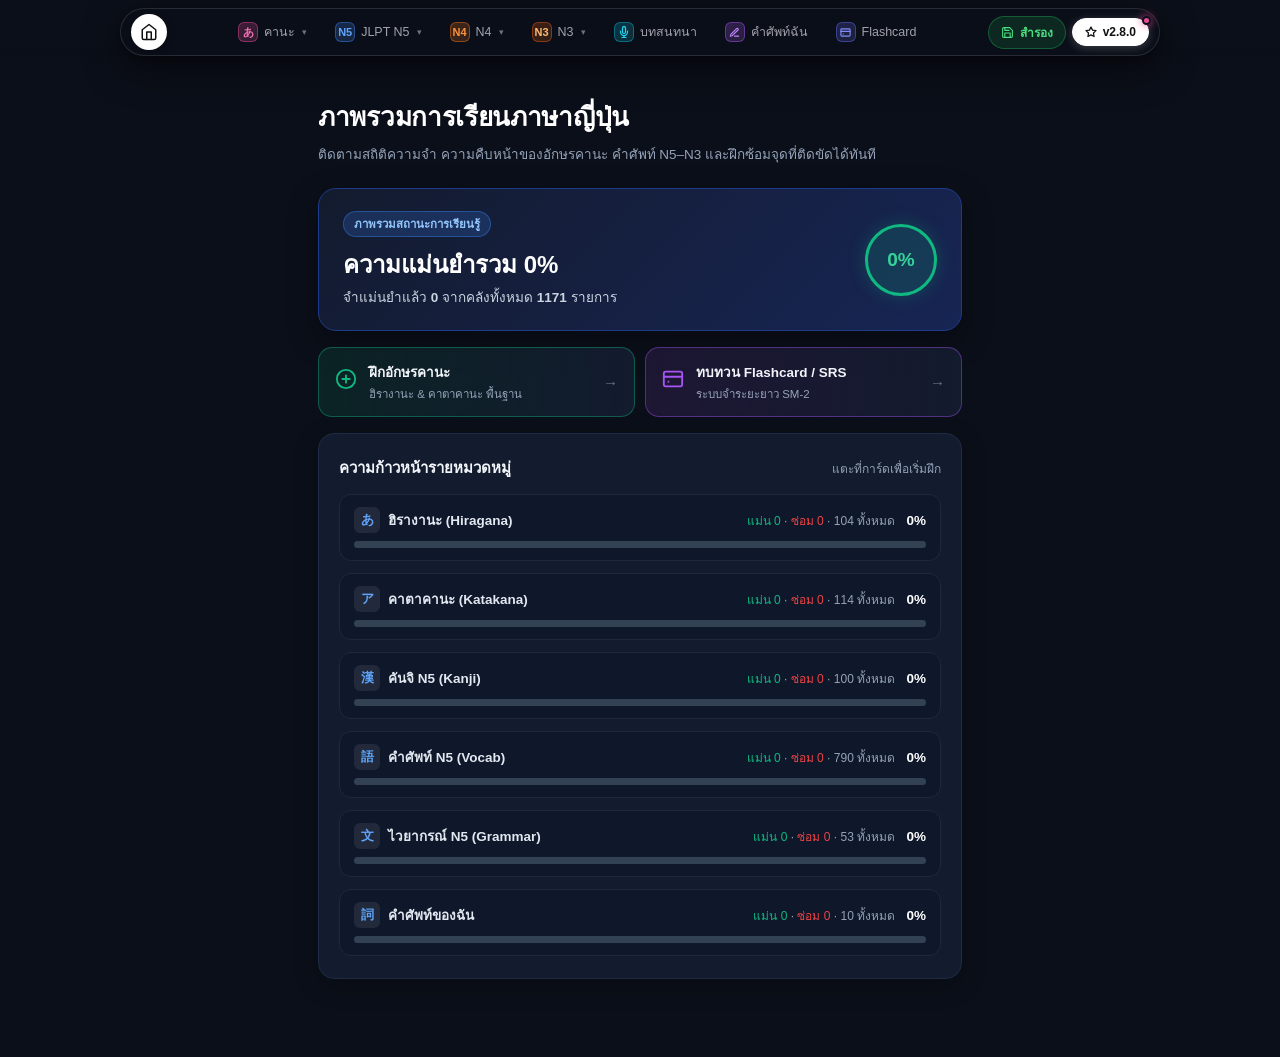
<file: index.html>
<!doctype html>
<html lang="th">
  <head>
    <meta charset="UTF-8" />
    <meta
      name="viewport"
      content="width=device-width, initial-scale=1, maximum-scale=1, user-scalable=no"
    />
    <title>JLPT ควิซ & Flashcard</title>
    <link rel="manifest" href="manifest.json" />
    <meta name="theme-color" content="#0b0f19" />
    <meta name="mobile-web-app-capable" content="yes" />
    <meta name="apple-mobile-web-app-capable" content="yes" />
    <meta
      name="apple-mobile-web-app-status-bar-style"
      content="black-translucent"
    />
    <meta name="apple-mobile-web-app-title" content="JLPT Quiz" />
    <link rel="apple-touch-icon" href="apple-touch-icon.png" />
    <link rel="icon" type="image/png" href="icon-192.png" />
    <link rel="stylesheet" href="css/shared.css?v=26" />
    <link rel="stylesheet" href="css/quiz.css?v=26" />
  </head>
  <body>
    <!-- TOP FLOATING PILL NAVBAR -->
    <div class="floating-nav-wrapper">
      <nav class="nav-capsule" aria-label="แถบเมนูหลัก">
        <button
          class="nav-brand-badge"
          id="nav-brand-home"
          title="หน้าภาพรวมหลัก (Overview)"
          onclick="
            event.preventDefault();
            selectNavLevel('overview', event);
          "
        >
          <svg width="18" height="18" viewBox="0 0 24 24" fill="none" stroke="currentColor" stroke-width="2" stroke-linecap="round" stroke-linejoin="round"><path d="M3 9l9-7 9 7v11a2 2 0 0 1-2 2H5a2 2 0 0 1-2-2z"/><polyline points="9 22 9 12 15 12 15 22"/></svg>
        </button>

        <div class="nav-menu-group">
          <!-- 1. คานะ Dropdown -->
          <div class="nav-dropdown-wrap" id="wrap-kana">
            <button
              type="button"
              class="nav-pill-btn"
              id="group-kana"
              onclick="toggleNavDropdown('wrap-kana', event)"
              aria-haspopup="true"
            >
              <span class="nav-pill-badge badge-kana">あ</span>
              <span>คานะ</span>
              <span class="nav-chevron">▾</span>
            </button>
            <div class="nav-dropdown-panel" role="menu">
              <button
                type="button"
                class="nav-drop-item"
                id="tab-hiragana"
                onclick="selectNavLevel('hiragana', event)"
                role="menuitem"
              >
                <span class="nav-pill-badge badge-kana">あ</span>
                <span>ฮิรางานะ</span>
              </button>
              <button
                type="button"
                class="nav-drop-item"
                id="tab-katakana"
                onclick="selectNavLevel('katakana', event)"
                role="menuitem"
              >
                <span class="nav-pill-badge badge-kana">ア</span>
                <span>คาตาคานะ</span>
              </button>
            </div>
          </div>

          <!-- 2. N5 Dropdown -->
          <div class="nav-dropdown-wrap" id="wrap-n5">
            <button
              type="button"
              class="nav-pill-btn"
              id="group-n5"
              onclick="toggleNavDropdown('wrap-n5', event)"
              aria-haspopup="true"
            >
              <span class="nav-pill-badge badge-n5">N5</span>
              <span>JLPT N5</span>
              <span class="nav-chevron">▾</span>
            </button>
            <div class="nav-dropdown-panel" role="menu">
              <button
                type="button"
                class="nav-drop-item"
                id="tab-n5"
                onclick="selectNavLevel('n5', event)"
                role="menuitem"
              >
                <span class="nav-pill-badge badge-n5">漢</span>
                <span>N5 คันจิ</span>
              </button>
              <button
                type="button"
                class="nav-drop-item"
                id="tab-vocab5"
                onclick="selectNavLevel('vocab5', event)"
                role="menuitem"
              >
                <span class="nav-pill-badge badge-vocab">語</span>
                <span>N5 คำศัพท์</span>
              </button>
              <button
                type="button"
                class="nav-drop-item"
                id="tab-grammar5"
                onclick="selectNavLevel('grammar5', event)"
                role="menuitem"
              >
                <span class="nav-pill-badge badge-grammar">文</span>
                <span>N5 ไวยากรณ์</span>
              </button>
            </div>
          </div>

          <!-- 3. N4 Dropdown -->
          <div class="nav-dropdown-wrap" id="wrap-n4">
            <button
              type="button"
              class="nav-pill-btn"
              id="group-n4"
              onclick="toggleNavDropdown('wrap-n4', event)"
              aria-haspopup="true"
            >
              <span class="nav-pill-badge badge-n4">N4</span>
              <span>N4</span>
              <span class="nav-chevron">▾</span>
            </button>
            <div class="nav-dropdown-panel" role="menu">
              <button
                type="button"
                class="nav-drop-item"
                id="tab-n4"
                onclick="selectNavLevel('n4', event)"
                role="menuitem"
              >
                <span class="nav-pill-badge badge-n4">漢</span>
                <span>N4 คันจิ</span>
              </button>
            </div>
          </div>

          <!-- 4. N3 Dropdown -->
          <div class="nav-dropdown-wrap" id="wrap-n3">
            <button
              type="button"
              class="nav-pill-btn"
              id="group-n3"
              onclick="toggleNavDropdown('wrap-n3', event)"
              aria-haspopup="true"
            >
              <span class="nav-pill-badge badge-n3">N3</span>
              <span>N3</span>
              <span class="nav-chevron">▾</span>
            </button>
            <div class="nav-dropdown-panel" role="menu">
              <button
                type="button"
                class="nav-drop-item"
                id="tab-n3"
                onclick="selectNavLevel('n3', event)"
                role="menuitem"
              >
                <span class="nav-pill-badge badge-n3">漢</span>
                <span>N3 คันจิ</span>
              </button>
            </div>
          </div>

          <!-- 4. Direct Buttons -->
          <button
            type="button"
            class="nav-pill-btn"
            id="tab-scene"
            onclick="selectNavLevel('scene', event)"
          >
            <span class="nav-pill-badge badge-scene">
              <svg width="12" height="12" viewBox="0 0 24 24" fill="none" stroke="currentColor" stroke-width="2.5" stroke-linecap="round" stroke-linejoin="round"><path d="M12 1a3 3 0 0 0-3 3v8a3 3 0 0 0 6 0V4a3 3 0 0 0-3-3z"/><path d="M19 10v2a7 7 0 0 1-14 0v-2"/><line x1="12" y1="19" x2="12" y2="23"/><line x1="8" y1="23" x2="16" y2="23"/></svg>
            </span>
            <span>บทสนทนา</span>
          </button>
          <button
            type="button"
            class="nav-pill-btn"
            id="tab-custom"
            onclick="selectNavLevel('custom', event)"
          >
            <span class="nav-pill-badge badge-custom">
              <svg width="11" height="11" viewBox="0 0 24 24" fill="none" stroke="currentColor" stroke-width="2.5" stroke-linecap="round" stroke-linejoin="round"><path d="M12 20h9"/><path d="M16.5 3.5a2.121 2.121 0 0 1 3 3L7 19l-4 1 1-4L16.5 3.5z"/></svg>
            </span>
            <span>คำศัพท์ฉัน</span>
          </button>
          <button
            type="button"
            class="nav-pill-btn"
            id="tab-flashcard"
            onclick="selectNavLevel('flashcard', event)"
            title="ระบบ Flashcard / SRS ทบทวน"
          >
            <span class="nav-pill-badge badge-flash">
              <svg width="11" height="11" viewBox="0 0 24 24" fill="none" stroke="currentColor" stroke-width="2.5" stroke-linecap="round" stroke-linejoin="round"><rect x="2" y="4" width="20" height="16" rx="2"/><path d="M7 15h0M2 9.5h20"/></svg>
            </span>
            <span>Flashcard</span>
          </button>
        </div>

        <!-- Right Actions -->
        <div class="nav-right-actions">
          <button
            type="button"
            class="nav-action-pill backup-pill"
            id="btn-backup"
            onclick="
              event.preventDefault();
              openBackup();
            "
            title="สำรองและกู้คืนข้อมูล"
          >
            <svg width="13" height="13" viewBox="0 0 24 24" fill="none" stroke="currentColor" stroke-width="2" stroke-linecap="round" stroke-linejoin="round"><path d="M19 21H5a2 2 0 0 1-2-2V5a2 2 0 0 1 2-2h11l5 5v11a2 2 0 0 1-2 2z"/><polyline points="17 21 17 13 7 13 7 21"/><polyline points="7 3 7 8 15 8"/></svg>
            สำรอง
          </button>
          <button
            type="button"
            class="nav-action-pill changelog-pill btn-changelog"
            id="btn-changelog"
            onclick="
              event.preventDefault();
              openChangelog();
            "
            title="บันทึกการอัปเดตระบบ"
          >
            <svg width="12" height="12" viewBox="0 0 24 24" fill="none" stroke="currentColor" stroke-width="2.5" stroke-linecap="round" stroke-linejoin="round" style="flex-shrink:0;"><polygon points="12 2 15.09 8.26 22 9.27 17 14.14 18.18 21.02 12 17.77 5.82 21.02 7 14.14 2 9.27 8.91 8.26 12 2"/></svg>
            <span>v2.8.0</span>
            <span class="changelog-unread-dot" id="changelog-badge-dot"></span>
          </button>
        </div>
      </nav>
    </div>

    <!-- EMBEDDED FLASHCARD VIEW (รองรับการเปิดระบบเก่าในหน้าเดียว) -->
    <div id="flashcard-view">
      <iframe
        id="flashcard-frame"
        src="flashcard.html?embedded=1"
        title="Flashcard"
      ></iframe>
    </div>

    <!-- MAIN QUIZ CONTAINER -->
    <div class="app-container">
      <!-- TITLE & SUBTITLE -->
      <div class="header-intro">
        <h1 class="main-title" id="page-title">ควิซคำศัพท์ญี่ปุ่น</h1>
        <p class="main-sub" id="page-sub">
          เพิ่มศัพท์ของแต่ละบทที่กำลังเรียน แล้วสุ่มทดสอบความหมาย คำ
          และเสียงอ่านของคันจิ ระบบจับเวลาและจำว่าคำไหนยังติดให้
        </p>
      </div>

      <!-- PRIMARY SEGMENTED TABS -->
      <div class="nav-tabs">
        <button
          class="nav-tab active"
          id="tab-test"
          onclick="setAppTab('test')"
        >
          ทดสอบ
        </button>
        <button class="nav-tab" id="tab-words" onclick="setAppTab('words')">
          คำศัพท์ของฉัน (<span id="my-words-count">10</span>)
        </button>
      </div>

      <!-- MAIN DYNAMIC CONTENT -->
      <div id="main-content">
        <!-- Rendered via JS -->
      </div>
    </div>

    <!-- BACK TO TOP BUTTON -->
    <button
      type="button"
      id="btn-back-to-top"
      class="btn-back-to-top"
      onclick="window.scrollTo({top: 0, behavior: 'smooth'})"
      title="กลับขึ้นด้านบน"
      aria-label="กลับขึ้นด้านบน"
    >
      <svg width="20" height="20" viewBox="0 0 24 24" fill="none" stroke="currentColor" stroke-width="2.5" stroke-linecap="round" stroke-linejoin="round">
        <path d="M18 15l-6-6-6 6"/>
      </svg>
    </button>

    <!-- BACKUP MODAL -->
    <div
      class="modal-overlay"
      id="backup-modal"
      onclick="if (event.target === this) closeBackup();"
    >
      <div
        class="modal-box"
        role="dialog"
        aria-modal="true"
        aria-label="สำรองและกู้คืนข้อมูล"
      >
        <div class="modal-head">
          <span style="display:flex;align-items:center;gap:8px;">
            <svg width="16" height="16" viewBox="0 0 24 24" fill="none" stroke="#4ade80" stroke-width="2" stroke-linecap="round" stroke-linejoin="round"><path d="M19 21H5a2 2 0 0 1-2-2V5a2 2 0 0 1 2-2h11l5 5v11a2 2 0 0 1-2 2z"/><polyline points="17 21 17 13 7 13 7 21"/><polyline points="7 3 7 8 15 8"/></svg>
            <span>สำรอง / กู้คืนข้อมูล</span>
          </span>
          <button class="modal-x" onclick="closeBackup()">✕</button>
        </div>
        <div class="backup-info" id="backup-info"></div>
        <div class="modal-actions">
          <button
            class="done-btn primary btn-export"
            style="justify-content: center; padding: 12px 16px"
            onclick="exportBackup()"
          >
            <svg width="15" height="15" viewBox="0 0 24 24" fill="none" stroke="currentColor" stroke-width="2.5" stroke-linecap="round" stroke-linejoin="round"><path d="M21 15v4a2 2 0 0 1-2 2H5a2 2 0 0 1-2-2v-4"/><polyline points="17 8 12 3 7 8"/><line x1="12" y1="3" x2="12" y2="15"/></svg>
            ส่งออกไฟล์สำรอง
          </button>
          <button
            class="done-btn secondary btn-export"
            style="justify-content: center; padding: 12px 16px"
            onclick="document.getElementById('import-file').click()"
          >
            <svg width="15" height="15" viewBox="0 0 24 24" fill="none" stroke="currentColor" stroke-width="2.5" stroke-linecap="round" stroke-linejoin="round"><path d="M21 15v4a2 2 0 0 1-2 2H5a2 2 0 0 1-2-2v-4"/><polyline points="7 10 12 15 17 10"/><line x1="12" y1="15" x2="12" y2="3"/></svg>
            นำเข้าจากไฟล์
          </button>
          <input
            type="file"
            id="import-file"
            accept=".json,application/json"
            hidden
            onchange="importFile(this)"
          />
        </div>
        <details class="backup-adv">
          <summary>ใช้ข้อความแทนไฟล์ (คัดลอก / วาง)</summary>
          <textarea
            id="backup-text"
            rows="5"
            placeholder="วางข้อมูลสำรองที่นี่ แล้วกด นำเข้าจากข้อความ"
          ></textarea>
          <div class="modal-actions row">
            <button
              class="btn-export"
              style="flex: 1; justify-content: center; padding: 10px"
              onclick="copyBackup()"
            >
              คัดลอกข้อมูล
            </button>
            <button
              class="btn-export"
              style="flex: 1; justify-content: center; padding: 10px"
              onclick="importFromTextarea()"
            >
              นำเข้าจากข้อความ
            </button>
          </div>
        </details>
        <div class="backup-msg" id="backup-msg"></div>
        <div class="backup-tip">
          เคล็ดลับ: ข้อมูลสำรองนี้รวมความคืบหน้าของทั้งควิซคำศัพท์ และ
          Flashcard/SRS เข้าด้วยกัน สามารถนำไปกู้คืนบนเครื่องอื่นได้สมบูรณ์
        </div>
      </div>
    </div>

    <!-- REVIEW LIST MODAL -->
    <div
      class="modal-overlay"
      id="review-modal"
      style="display: none"
      onclick="if (event.target === this) closeReviewModal();"
    >
      <div
        class="modal-box"
        role="dialog"
        aria-modal="true"
        aria-label="รายการทบทวนซ้ำ"
        style="
          max-width: 480px;
          max-height: 80vh;
          display: flex;
          flex-direction: column;
        "
      >
        <div class="modal-head" style="flex-shrink: 0">
          <span style="display: flex; align-items: center; gap: 8px">
            <svg width="16" height="16" viewBox="0 0 24 24" fill="none" stroke="#fbbf24" stroke-width="2.2" stroke-linecap="round" stroke-linejoin="round"><path d="M19 21l-7-5-7 5V5a2 2 0 0 1 2-2h10a2 2 0 0 1 2 2z"/></svg>
            <span>รายการทบทวนซ้ำ</span>
          </span>
          <button class="modal-x" onclick="closeReviewModal()">✕</button>
        </div>
        <div
          id="review-modal-body"
          style="overflow-y: auto; padding-right: 4px; margin-top: 8px; flex: 1"
        ></div>
        <div style="flex-shrink: 0; margin-top: 14px">
          <button
            class="done-btn primary"
            style="
              width: 100%;
              display: flex;
              align-items: center;
              justify-content: center;
              gap: 8px;
              padding: 12px 16px;
              background: #2563eb;
              border: 1px solid #3b82f6;
              border-radius: 12px;
              color: #ffffff;
              font-size: 14.5px;
              font-weight: 600;
              box-shadow: 0 4px 16px rgba(37, 99, 235, 0.35);
              cursor: pointer;
              transition: all 0.15s ease;
            "
            onclick="
              closeReviewModal();
              startReviewQuiz();
            "
          >
            <svg width="16" height="16" viewBox="0 0 24 24" fill="none" stroke="currentColor" stroke-width="2.5" stroke-linecap="round" stroke-linejoin="round"><polygon points="5 3 19 12 5 21 5 3"/></svg>
            <span>เริ่มทดสอบคำในรายการ</span>
          </button>
        </div>
      </div>
    </div>

    <!-- CHANGELOG MODAL -->
    <div
      class="modal-overlay"
      id="changelog-modal"
      onclick="if (event.target === this) closeChangelog();"
    >
      <div
        class="modal-box"
        role="dialog"
        aria-modal="true"
        aria-label="บันทึกการอัปเดตระบบ"
        style="
          max-width: 560px;
          max-height: 85vh;
          display: flex;
          flex-direction: column;
        "
      >
        <div class="modal-head" style="flex-shrink: 0">
          <span style="display: flex; align-items: center; gap: 8px">
            <svg width="16" height="16" viewBox="0 0 24 24" fill="none" stroke="#a5b4fc" stroke-width="2" stroke-linecap="round" stroke-linejoin="round"><polygon points="12 2 15.09 8.26 22 9.27 17 14.14 18.18 21.02 12 17.77 5.82 21.02 7 14.14 2 9.27 8.91 8.26 12 2"/></svg>
            <span>บันทึกการอัปเดตระบบ</span>
            <span
              style="
                font-size: 11px;
                background: #6366f122;
                color: #a5b4fc;
                border: 1px solid #6366f155;
                padding: 2px 8px;
                border-radius: 10px;
                font-weight: 600;
              "
              >v2.8.0</span
            >
          </span>
          <button class="modal-x" onclick="closeChangelog()">✕</button>
        </div>
        <div style="overflow-y: auto; padding-right: 4px; margin-top: 8px">
          <p
            style="
              font-size: 13px;
              color: #94a3b8;
              margin-bottom: 14px;
              line-height: 1.5;
            "
          >
            รายละเอียดการพัฒนาและฟังก์ชันใหม่ในแต่ละเวอร์ชัน
            เพื่อให้คุณเรียนและฝึกจำภาษาญี่ปุ่นได้อย่างมีประสิทธิภาพสูงสุด
          </p>
          <div class="changelog-timeline">
            <div class="changelog-card latest">
              <div class="changelog-version-header">
                <div class="changelog-version">
                  v2.8.0 <span class="changelog-badge-new">LATEST</span>
                </div>
                <div class="changelog-date">25 พ.ย. 2026</div>
              </div>
              <ul class="changelog-list">
                <li>
                  <span class="emoji">🗂️</span>
                  <div>
                    <b>แยกเมนูอิสระ JLPT N4 และ N3:</b> ปรับโครงสร้าง Navbar ใหม่ แยก N4 และ N3 ออกเป็น Dropdown ของตัวเอง เพื่อความสมดุลระดับเดียวกับ N5 และรองรับคำศัพท์/ไวยากรณ์ในอนาคต
                  </div>
                </li>
                <li>
                  <span class="emoji">⬆️</span>
                  <div>
                    <b>เพิ่มปุ่ม Back to Top:</b> ปุ่มลอยกระจก Dark Glassmorphism เลื่อนจอกลับขึ้นด้านบนอัตโนมัติแบบนุ่มนวล พร้อม Smart Fade-in ซ่อน/แสดงตามระยะเลื่อน
                  </div>
                </li>
                <li>
                  <span class="emoji">🎨</span>
                  <div>
                    <b>ยกเครื่อง Clean Vector UI 100%:</b> เปลี่ยนผ่านจาก Emoji เดิม สู่ Minimalist SVG Icons ในทุกจุด (ปุ่มเวอร์ชัน, Modal สำรองข้อมูล, วางหลายคำ และ Toast แจ้งเตือน)
                  </div>
                </li>
                <li>
                  <span class="emoji">📑</span>
                  <div>
                    <b>แผนงานบูรณาการแฟลชการ์ดสู่ระบบหลัก:</b> จัดทำพิมพ์เขียวสถาปัตยกรรมรวมระบบ SRS / SM-2 และ Streak เข้าสู่ Core App โดยตรง
                  </div>
                </li>
              </ul>
            </div>
            <div class="changelog-card">
              <div class="changelog-version-header">
                <div class="changelog-version">v2.7.1</div>
                <div class="changelog-date">25 พ.ย. 2026</div>
              </div>
              <ul class="changelog-list">
                <li>
                  <span class="emoji">🎨</span>
                  <div>
                    <b>ยกระดับ Navbar ดีไซน์ใหม่:</b> เพิ่มแบดจ์สีประจำหมวดหมู่ (Glassmorphism Badges) แยกสีสวยงามสะดุดตา พร้อมแอนิเมชันขยายขนาดนุ่มนวลเมื่อ Hover
                  </div>
                </li>
                <li>
                  <span class="emoji">⚡</span>
                  <div>
                    <b>ระบบอัปเดตรายการทบทวนแบบ Real-time:</b> แก้ไขการปักหมุดคำศัพท์ ให้ตัวเลข Badge ด้านบน และชิปทบทวนซ้ำอัปเดตทันทีแบบเสี้ยววินาที ไม่ต้องรีเฟรชหน้า
                  </div>
                </li>
              </ul>
            </div>
            <div class="changelog-card">
              <div class="changelog-version-header">
                <div class="changelog-version">v2.7.0</div>
                <div class="changelog-date">25 พ.ย. 2026</div>
              </div>
              <ul class="changelog-list">
                <li>
                  <span class="emoji">🏠</span>
                  <div>
                    <b>หน้าภาพรวมหลัก (Overview Dashboard):</b> เชื่อมโยงไอคอนรูปบ้านสู่หน้า Overview แสดงเปอร์เซ็นต์ความแม่นยำรวม สถิติจำแม่นแล้ว พร้อมทางลัดเริ่มซ่อมคำผิด และความก้าวหน้ารายหมวดหมู่
                  </div>
                </li>
                <li>
                  <span class="emoji">🔤</span>
                  <div>
                    <b>ปรับปรุงฮิรางานะ & คาตาคานะ:</b> รองรับอักษรคานะครบทุกชุด (เสียงหลัก, ขุ่น, กึ่งขุ่น, 拗音, 外来音) ซ่อนคำแปลเฉลยในโหมด Typing และจัดรูปแบบตัวอักษรควบ/ตัวเล็กให้อ่านง่าย
                  </div>
                </li>
                <li>
                  <span class="emoji">🎨</span>
                  <div>
                    <b>Modern Iconography & UI:</b> อัปเกรดแถบเมนูแคปซูลเป็น Minimal SVG Icons และ Japanese Typographic Badges (あ, ア, 漢, 語, 文) แทนที่อีโมจิเดิมที่ล้าสมัย
                  </div>
                </li>
                <li>
                  <span class="emoji">🔖</span>
                  <div>
                    <b>แก้ Bookmark ในคำศัพท์:</b> ปรับปุ่มรายการทบทวนให้ใช้ SVG Bookmark Icon ที่สลับสถานะบันทึก/ลบได้อย่างสมบูรณ์แบบไม่หลุดสไตล์
                  </div>
                </li>
                <li>
                  <span class="emoji">🧪</span>
                  <div>
                    <b>Automated Test Suite:</b> เพิ่มชุดทดสอบ Runtime Validation สำหรับตรวจสอบความสมบูรณ์ของคลังคำศัพท์และตรรกะควิซทุกระดับ
                  </div>
                </li>
              </ul>
            </div>
            <div class="changelog-card">
              <div class="changelog-version-header">
                <div class="changelog-version">v2.6.1</div>
                <div class="changelog-date">25 พ.ย. 2026</div>
              </div>
              <ul class="changelog-list">
                <li>
                  <span class="emoji">🐛</span>
                  <div>
                    <b>แก้ Dropdown ไม่ปิดหลัง click:</b> CSS
                    <code>:hover</code> override JS ทำให้ dropdown เปิดกลับทันที
                    แก้โดยให้ JS จัดการ state ผ่าน <code>.open</code> class
                    อย่างเดียว
                  </div>
                </li>
                <li>
                  <span class="emoji">🪟</span>
                  <div>
                    <b>แก้ Navbar ซ้อนใน Flashcard:</b> navbar โผล่ซ้อนกับ
                    navbar หลักเมื่อเปิดผ่าน iframe แก้ด้วย inline script ใน
                    &lt;head&gt; ซ่อนก่อน render (ป้องกัน FOUC)
                  </div>
                </li>
                <li>
                  <span class="emoji">💾</span>
                  <div>
                    <b>แก้ Backup ไม่ครบ:</b> เพิ่ม custom words และ mastery
                    progress เข้า backup schema พร้อมแก้ restore
                    ให้คืนค่าข้อมูลเหล่านี้ด้วย
                  </div>
                </li>
                <li>
                  <span class="emoji">🔧</span>
                  <div>
                    <b>แก้เพิ่มคำศัพท์ไม่ได้:</b> modal ใช้ element ID ผิด
                    ทำให้บันทึกไม่ได้ แก้ให้ตรงกับ HTML
                  </div>
                </li>
                <li>
                  <span class="emoji">🧹</span>
                  <div>
                    <b>แก้ Active state ค้างใน Navbar:</b> ลบ class ที่ hardcode
                    ให้ JS จัดการ active state ทั้งหมดผ่าน
                    <code>updateNavCapsuleState()</code>
                  </div>
                </li>
              </ul>
            </div>
            <div class="changelog-card">
              <div class="changelog-version-header">
                <div class="changelog-version">v2.5.0</div>
                <div class="changelog-date">20–24 พ.ย. 2026</div>
              </div>
              <ul class="changelog-list">
                <li>
                  <span class="emoji">🚀</span>
                  <div>
                    <b>ปรับสถาปัตยกรรมโมดูลใหม่:</b> แยกไฟล์ CSS และ JS
                    เป็นระเบียบ โหลดเร็วขึ้น รองรับ PWA Cache สมบูรณ์
                  </div>
                </li>
                <li>
                  <span class="emoji">🔤</span>
                  <div>
                    <b>Modern Floating Pill Navbar:</b> เมนูแคปซูลมนลอย
                    จัดกลุ่มหมวดหมู่เป็นสัดส่วน พร้อมสลับระหว่าง ควิซหลัก และ
                    Flashcard รอง
                  </div>
                </li>
                <li>
                  <span class="emoji">⏳</span>
                  <div>
                    <b>ระบบวิเคราะห์คำที่ตอบช้า:</b>
                    หน้าสรุปผลควิซแสดงรายการคำที่ตอบช้าเกินเกณฑ์ ระบุเวลาที่ใช้
                    พร้อมปุ่มฟังเสียง 🔊 และปุ่มฝึกเฉพาะคำที่ตอบช้า
                  </div>
                </li>
                <li>
                  <span class="emoji">🔧</span>
                  <div>
                    <b>ระบบซ่อมเฉพาะตัวที่ผิด:</b>
                    กดซ่อมเฉพาะข้อที่ตอบผิดล่าสุดได้ทันทีทั้งฮิรางานะ คาตาคานะ
                    และคำศัพท์
                  </div>
                </li>
                <li>
                  <span class="emoji">💾</span>
                  <div>
                    <b>ระบบสำรองข้อมูลรวมเป็นหนึ่งเดียว:</b> Export
                    ครั้งเดียวเก็บทั้งควิซ คำศัพท์ที่เพิ่มเอง และความจำ SRS
                    ทั้งหมด
                  </div>
                </li>
              </ul>
            </div>
            <div class="changelog-card">
              <div class="changelog-version-header">
                <div class="changelog-version">v2.0.0</div>
                <div class="changelog-date">13–16 พ.ย. 2026</div>
              </div>
              <ul class="changelog-list">
                <li>
                  <span class="emoji">🎯</span>
                  <div>
                    <b>ระบบควิซใหม่ทั้งหมด:</b> 4 โหมด (4 ตัวเลือก, พิมพ์คำอ่าน,
                    ควิซการฟัง, สปีดรัน) พร้อมระบบจับเวลารายข้อ
                  </div>
                </li>
                <li>
                  <span class="emoji">🔤</span>
                  <div>
                    <b>เพิ่มชุดคานะครบ:</b> ฮิรางานะและคาตาคานะพร้อม row filter
                    และระบบ Romaji Normalizer รองรับการสะกดหลายแบบ
                  </div>
                </li>
                <li>
                  <span class="emoji">📊</span>
                  <div>
                    <b>ระบบ Mastery Tracking:</b> ติดตามสถานะแต่ละคำ (แม่น /
                    นิ่ง / ซ่อม / ยังไม่ทดสอบ) พร้อม progress bar หลายสี
                  </div>
                </li>
                <li>
                  <span class="emoji">⚡</span>
                  <div>
                    <b>Speed Run Mode:</b> ตอบให้ได้มากที่สุดใน 60 วินาที ระบบ
                    Combo multiplier และ rank S/A/B/C/D
                  </div>
                </li>
              </ul>
            </div>
            <div class="changelog-card">
              <div class="changelog-version-header">
                <div class="changelog-version">v1.0.0</div>
                <div class="changelog-date">12 พ.ย. 2026</div>
              </div>
              <ul class="changelog-list">
                <li>
                  <span class="emoji">🌸</span>
                  <div>
                    <b>เปิดตัวแอป JLPT Study PWA:</b> โครงสร้างเริ่มต้น
                    ข้อมูลคันจิ N5–N3 คำศัพท์ ไวยากรณ์ และบทสนทนาสถานการณ์จริง
                  </div>
                </li>
                <li>
                  <span class="emoji">📇</span>
                  <div>
                    <b>ระบบ Flashcard + SRS:</b> SM-2 algorithm ทบทวนตามช่วงเวลา
                    streak calendar 7 วัน และ lifetime stats
                  </div>
                </li>
                <li>
                  <span class="emoji">📱</span>
                  <div>
                    <b>PWA Support:</b> ติดตั้งบนมือถือได้ รองรับ offline ผ่าน
                    Service Worker
                  </div>
                </li>
              </ul>
            </div>
          </div>
        </div>
      </div>
    </div>

    <!-- ADD/EDIT WORD MODAL -->
    <div
      class="modal-overlay"
      id="add-word-modal"
      onclick="if (event.target === this) closeAddWordModal();"
    >
      <div
        class="modal-box"
        role="dialog"
        aria-modal="true"
        aria-label="เพิ่มคำศัพท์"
      >
        <div class="modal-head">
          <span id="modal-word-title">เพิ่มคำศัพท์ใหม่</span>
          <button class="modal-x" onclick="closeAddWordModal()">✕</button>
        </div>
        <form id="add-word-form" onsubmit="saveCustomWord(event)">
          <input type="hidden" id="edit-word-id" />
          <div style="display: flex; flex-direction: column; gap: 12px">
            <div>
              <label
                style="
                  font-size: 12px;
                  color: #94a3b8;
                  margin-bottom: 4px;
                  display: block;
                "
                >คำศัพท์ / คันจิ *</label
              >
              <input
                type="text"
                id="inp-word-jp"
                required
                placeholder="เช่น 食べる, 猫"
                style="
                  width: 100%;
                  box-sizing: border-box;
                  background: #0b0f19;
                  border: 1px solid #1e293b;
                  border-radius: 8px;
                  padding: 9px 12px;
                  color: #fff;
                  outline: none;
                "
              />
            </div>
            <div>
              <label
                style="
                  font-size: 12px;
                  color: #94a3b8;
                  margin-bottom: 4px;
                  display: block;
                "
                >เสียงอ่าน (ฮิรางานะ / โรมาจิ)</label
              >
              <input
                type="text"
                id="inp-word-rd"
                placeholder="เช่น たべる, taberu"
                style="
                  width: 100%;
                  box-sizing: border-box;
                  background: #0b0f19;
                  border: 1px solid #1e293b;
                  border-radius: 8px;
                  padding: 9px 12px;
                  color: #fff;
                  outline: none;
                "
              />
            </div>
            <div>
              <label
                style="
                  font-size: 12px;
                  color: #94a3b8;
                  margin-bottom: 4px;
                  display: block;
                "
                >ความหมายภาษาไทย *</label
              >
              <input
                type="text"
                id="inp-word-th"
                required
                placeholder="เช่น กิน, แมว"
                style="
                  width: 100%;
                  box-sizing: border-box;
                  background: #0b0f19;
                  border: 1px solid #1e293b;
                  border-radius: 8px;
                  padding: 9px 12px;
                  color: #fff;
                  outline: none;
                "
              />
            </div>
            <div>
              <label
                style="
                  font-size: 12px;
                  color: #94a3b8;
                  margin-bottom: 4px;
                  display: block;
                "
                >บทเรียน / หมวดหมู่</label
              >
              <input
                type="text"
                id="inp-word-ch"
                placeholder="เช่น บทที่ 1, อาหาร"
                style="
                  width: 100%;
                  box-sizing: border-box;
                  background: #0b0f19;
                  border: 1px solid #1e293b;
                  border-radius: 8px;
                  padding: 9px 12px;
                  color: #fff;
                  outline: none;
                "
              />
            </div>
          </div>
          <div class="modal-actions" style="margin-top: 20px">
            <button
              type="submit"
              class="done-btn primary"
              style="
                background: #2563eb;
                color: #fff;
                padding: 11px;
                border-radius: 8px;
                font-weight: 600;
                cursor: pointer;
                border: none;
              "
            >
              บันทึก
            </button>
          </div>
        </form>
      </div>
    </div>

    <!-- BULK IMPORT MODAL -->
    <div
      class="modal-overlay"
      id="bulk-modal"
      onclick="if (event.target === this) closeBulkModal();"
    >
      <div
        class="modal-box"
        role="dialog"
        aria-modal="true"
        aria-label="นำเข้าหลายคำ"
      >
        <div class="modal-head">
          <span style="display:flex;align-items:center;gap:8px;">
            <svg width="16" height="16" viewBox="0 0 24 24" fill="none" stroke="#60a5fa" stroke-width="2" stroke-linecap="round" stroke-linejoin="round"><path d="M16 4h2a2 2 0 0 1 2 2v14a2 2 0 0 1-2 2H6a2 2 0 0 1-2-2V6a2 2 0 0 1 2-2h2"/><rect x="8" y="2" width="8" height="4" rx="1" ry="1"/></svg>
            <span>วางหลายคำ (Bulk Import)</span>
          </span>
          <button class="modal-x" onclick="closeBulkModal()">✕</button>
        </div>
        <p
          style="
            font-size: 12.5px;
            color: #94a3b8;
            margin-bottom: 12px;
            line-height: 1.6;
          "
        >
          วางคำศัพท์ทีละบรรทัด แต่ละบรรทัดแบ่งด้วย
          <code
            style="background: #1e293b; padding: 1px 5px; border-radius: 4px"
            >Tab</code
          >
          หรือ
          <code
            style="background: #1e293b; padding: 1px 5px; border-radius: 4px"
            >|</code
          ><br />
          รูปแบบ: <b>คำญี่ปุ่น | คำอ่าน | ความหมาย | บท</b> (บทเป็น optional)
        </p>
        <textarea
          id="bulk-input"
          rows="8"
          placeholder="ตัวอย่าง:
食べる|たべる|กิน, รับประทาน|บทที่ 1
猫|ねこ|แมว|บทที่ 1
水|みず|น้ำ"
          style="
            width: 100%;
            box-sizing: border-box;
            background: #0b0f19;
            border: 1px solid #1e293b;
            border-radius: 8px;
            padding: 10px;
            color: #f1f5f9;
            font-size: 13px;
            font-family: inherit;
            resize: vertical;
            outline: none;
            margin-bottom: 10px;
          "
        ></textarea>
        <div
          style="
            display: flex;
            align-items: center;
            gap: 10px;
            margin-bottom: 14px;
            flex-wrap: wrap;
          "
        >
          <label style="font-size: 12px; color: #94a3b8; white-space: nowrap"
            >บทเรียนเริ่มต้น:</label
          >
          <input
            type="text"
            id="bulk-default-ch"
            placeholder="เช่น บทที่ 1"
            style="
              flex: 1;
              min-width: 120px;
              background: #0b0f19;
              border: 1px solid #1e293b;
              border-radius: 8px;
              padding: 8px 10px;
              color: #fff;
              font-size: 13px;
              outline: none;
            "
          />
        </div>
        <div class="modal-actions" style="flex-direction: row">
          <button
            class="done-btn primary"
            style="
              flex: 1;
              background: #2563eb;
              color: #fff;
              border: none;
              border-radius: 8px;
              padding: 11px;
              font-weight: 600;
              cursor: pointer;
            "
            onclick="processBulkImport()"
          >
            📥 นำเข้าคำศัพท์
          </button>
          <button
            class="done-btn"
            style="
              flex: 1;
              background: #1e293b;
              color: #94a3b8;
              border: none;
              border-radius: 8px;
              padding: 11px;
              cursor: pointer;
            "
            onclick="closeBulkModal()"
          >
            ยกเลิก
          </button>
        </div>
        <div
          id="bulk-result"
          style="
            margin-top: 10px;
            font-size: 13px;
            color: #4ade80;
            text-align: center;
            min-height: 20px;
          "
        ></div>
      </div>
    </div>

    <!-- SCRIPTS: DATA FIRST, THEN UTILS, LIBS, QUIZ -->
    <script src="data/kanji.js?v=26"></script>
    <script src="data/vocab5.js?v=26"></script>
    <script src="data/kana.js?v=26"></script>
    <script src="data/grammar5.js?v=26"></script>
    <script src="data/scenes.js?v=26"></script>

    <script src="js/utils.js?v=26"></script>
    <script src="js/nav.js?v=26"></script>
    <script src="js/backup.js?v=26"></script>
    <script src="js/changelog.js?v=26"></script>
    <script src="js/tts.js?v=26"></script>
    <script src="js/quiz-engine.js?v=26"></script>
    <script src="js/quiz-words.js?v=26"></script>

    <script>
      // Main page switchLevel wrapper: handles embedded flashcard iframe switching
      const _origSwitchLevel = switchLevel;
      switchLevel = function (lv) {
        const appContainer = document.querySelector(".app-container");
        const flashView = document.getElementById("flashcard-view");

        if (lv === "flashcard") {
          if (appContainer) appContainer.style.display = "none";
          if (flashView) {
            flashView.style.display = "block";
            const iframe = document.getElementById("flashcard-frame");
            if (iframe && !iframe.getAttribute("src")) {
              iframe.src = "flashcard.html?embedded=1&v=26";
            }
          }
          updateNavCapsuleState("flashcard");
          return;
        }

        if (appContainer) appContainer.style.display = "block";
        if (flashView) flashView.style.display = "none";
        _origSwitchLevel(lv);
      };

      window.addEventListener("DOMContentLoaded", () => {
        if (
          "serviceWorker" in navigator &&
          /^https?:$/.test(location.protocol)
        ) {
          navigator.serviceWorker
            .register("./sw.js")
            .then((reg) => {
              reg.addEventListener("updatefound", () => {
                const worker = reg.installing;
                if (worker) {
                  worker.addEventListener("statechange", () => {
                    if (
                      worker.state === "installed" &&
                      navigator.serviceWorker.controller
                    ) {
                      window.location.reload();
                    }
                  });
                }
              });
            })
            .catch(() => {});
        }
        checkChangelogBadge();
        switchLevel("overview");
      });

      document.addEventListener("keydown", (e) => {
        if (e.key === "Escape") {
          closeBackup();
          closeChangelog();
          closeAddWordModal();
        }
      });
    </script>
  </body>
</html>
</file>
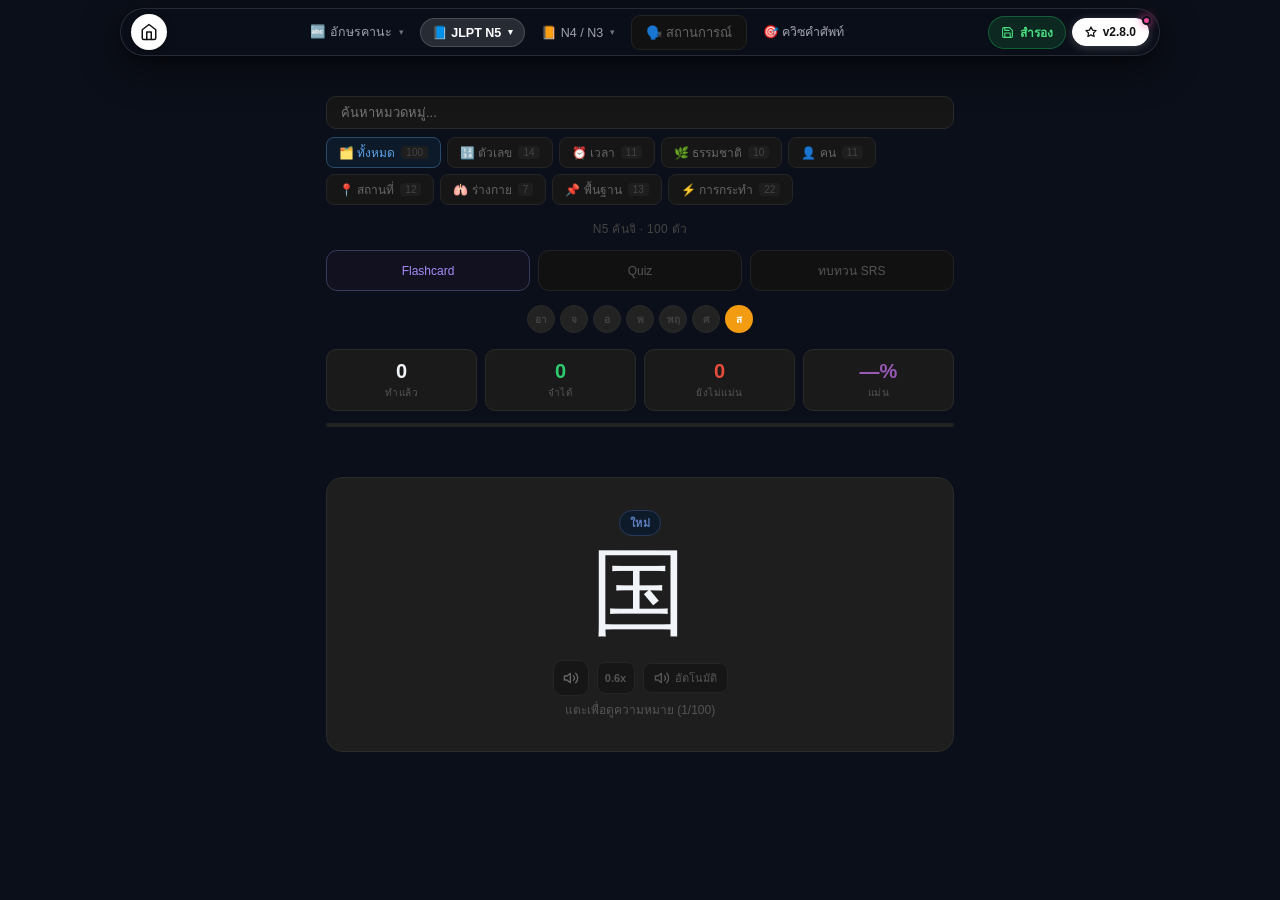
<file: flashcard.html>
<!DOCTYPE html>
<html lang="th">
<head>
<meta charset="UTF-8">
<meta name="viewport" content="width=device-width, initial-scale=1, maximum-scale=1, user-scalable=no">
<title>คันจิ JLPT N5–N3 Flashcard</title>
<link rel="manifest" href="manifest.json">
<meta name="theme-color" content="#111111">
<meta name="mobile-web-app-capable" content="yes">
<meta name="apple-mobile-web-app-capable" content="yes">
<meta name="apple-mobile-web-app-status-bar-style" content="black">
<meta name="apple-mobile-web-app-title" content="JLPT Flashcard">
<link rel="apple-touch-icon" href="apple-touch-icon.png">
<link rel="icon" type="image/png" href="icon-192.png">
<link rel="stylesheet" href="css/shared.css?v=26">
<link rel="stylesheet" href="css/flashcard.css?v=26">
<!-- ตรวจ embedded ก่อน render เพื่อป้องกัน navbar กระพริบ (FOUC) -->
<script>
  if(new URLSearchParams(location.search).has('embedded') || window.self !== window.top){
    document.documentElement.classList.add('is-embedded-early');
  }
</script>
<style>
  /* ซ่อน navbar ทันทีก่อน body class พร้อม */
  html.is-embedded-early .floating-nav-wrapper { display: none !important; }
</style>
</head>
<body>

<div class="floating-nav-wrapper">
  <nav class="nav-capsule" aria-label="แถบเมนูหลัก">
    <a href="index.html" class="nav-brand-badge" title="กลับหน้าหลัก JLPT ควิซ">
      <svg width="18" height="18" viewBox="0 0 24 24" fill="none" stroke="currentColor" stroke-width="2" stroke-linecap="round" stroke-linejoin="round"><path d="M3 9l9-7 9 7v11a2 2 0 0 1-2 2H5a2 2 0 0 1-2-2z"/><polyline points="9 22 9 12 15 12 15 22"/></svg>
    </a>

    <div class="nav-menu-group">
      <!-- 1. คานะ Dropdown -->
      <div class="nav-dropdown-wrap" id="wrap-kana">
        <button class="nav-pill-btn" id="group-kana" onclick="toggleNavDropdown('wrap-kana', event)" aria-haspopup="true">
          <span>🔤 อักษรคานะ</span>
          <span class="nav-chevron">▾</span>
        </button>
        <div class="nav-dropdown-panel" role="menu">
          <button class="nav-drop-item level-tab" id="tab-hiragana" onclick="selectNavLevel('hiragana', event)" role="menuitem">🌸 ฮิรางานะ</button>
          <button class="nav-drop-item level-tab" id="tab-katakana" onclick="selectNavLevel('katakana', event)" role="menuitem">⚡ คาตาคานะ</button>
        </div>
      </div>

      <!-- 2. N5 Dropdown -->
      <div class="nav-dropdown-wrap" id="wrap-n5">
        <button class="nav-pill-btn" id="group-n5" onclick="toggleNavDropdown('wrap-n5', event)" aria-haspopup="true">
          <span>📘 JLPT N5</span>
          <span class="nav-chevron">▾</span>
        </button>
        <div class="nav-dropdown-panel" role="menu">
          <button class="nav-drop-item level-tab" id="tab-n5" onclick="selectNavLevel('n5', event)" role="menuitem">📘 N5 คันจิ</button>
          <button class="nav-drop-item level-tab" id="tab-vocab5" onclick="selectNavLevel('vocab5', event)" role="menuitem">📗 N5 คำศัพท์</button>
          <button class="nav-drop-item level-tab" id="tab-grammar5" onclick="selectNavLevel('grammar5', event)" role="menuitem">📙 N5 ไวยากรณ์</button>
        </div>
      </div>

      <!-- 3. N4 / N3 Dropdown -->
      <div class="nav-dropdown-wrap" id="wrap-n4n3">
        <button class="nav-pill-btn" id="group-n4n3" onclick="toggleNavDropdown('wrap-n4n3', event)" aria-haspopup="true">
          <span>📙 N4 / N3</span>
          <span class="nav-chevron">▾</span>
        </button>
        <div class="nav-dropdown-panel" role="menu">
          <button class="nav-drop-item level-tab" id="tab-n4" onclick="selectNavLevel('n4', event)" role="menuitem">📗 N4 คันจิ</button>
          <button class="nav-drop-item level-tab" id="tab-n3" onclick="selectNavLevel('n3', event)" role="menuitem">📙 N3 คันจิ</button>
          <button class="nav-drop-item level-tab" id="tab-all" onclick="selectNavLevel('all', event)" role="menuitem">🗂️ รวมทั้งหมด (N5-N3)</button>
        </div>
      </div>

      <!-- 4. Direct Buttons -->
      <button class="nav-pill-btn level-tab" id="tab-scene" onclick="selectNavLevel('scene', event)">🗣️ สถานการณ์</button>
      <a href="index.html" class="nav-pill-btn" id="tab-quiz" style="text-decoration:none;">🎯 ควิซคำศัพท์</a>
    </div>

    <!-- Right Actions -->
    <div class="nav-right-actions">
      <button class="nav-action-pill backup-pill" id="btn-backup" onclick="event.preventDefault();openBackup()" title="สำรองและกู้คืนข้อมูล">
        <svg width="13" height="13" viewBox="0 0 24 24" fill="none" stroke="currentColor" stroke-width="2" stroke-linecap="round" stroke-linejoin="round"><path d="M19 21H5a2 2 0 0 1-2-2V5a2 2 0 0 1 2-2h11l5 5v11a2 2 0 0 1-2 2z"/><polyline points="17 21 17 13 7 13 7 21"/><polyline points="7 3 7 8 15 8"/></svg>
        สำรอง
      </button>
      <button class="nav-action-pill changelog-pill btn-changelog-tab" id="btn-changelog" onclick="event.preventDefault();openChangelog()" title="บันทึกการอัปเดตระบบ">
        <svg width="12" height="12" viewBox="0 0 24 24" fill="none" stroke="currentColor" stroke-width="2.5" stroke-linecap="round" stroke-linejoin="round" style="flex-shrink:0;"><polygon points="12 2 15.09 8.26 22 9.27 17 14.14 18.18 21.02 12 17.77 5.82 21.02 7 14.14 2 9.27 8.91 8.26 12 2"/></svg>
        <span>v2.8.0</span>
        <span class="changelog-unread-dot" id="changelog-badge-dot"></span>
      </button>
    </div>
  </nav>
</div>

<div class="content">
  <div id="backup-banner"></div>
  <div class="filter-wrap"><input class="filter-search" id="filter-search" placeholder="ค้นหาหมวดหมู่..." oninput="filterChips(this.value)"><div class="filter-bar" id="filters"></div></div>
  <div class="section-info" id="section-info"></div>
  <div id="scene-bar"></div>
  <div class="mode-tabs">
    <div class="mode-tab active" id="mt-flash" onclick="event.preventDefault();setMode('flash')">Flashcard</div>
    <div class="mode-tab" id="mt-quiz" onclick="event.preventDefault();setMode('quiz')">Quiz</div>
    <div class="mode-tab" id="mt-srs" onclick="event.preventDefault();setMode('srs')">ทบทวน SRS</div>
  </div>
  <div class="streak-row" id="streak-row"></div>
  <div class="stats">
    <div class="stat"><div class="stat-n" id="s-total">0</div><div class="stat-l">ทำแล้ว</div></div>
    <div class="stat"><div class="stat-n" id="s-right" style="color:#2ecc71">0</div><div class="stat-l">จำได้</div></div>
    <div class="stat"><div class="stat-n" id="s-wrong" style="color:#e74c3c">0</div><div class="stat-l">ยังไม่แม่น</div></div>
    <div class="stat"><div class="stat-n stat-pct" id="s-pct">0%</div><div class="stat-l">แม่น</div></div>
  </div>
  <div class="progress-bar"><div class="progress-fill pf-n5" id="prog" style="width:0%"></div></div>
  <div class="mode-badge" id="mode-label"></div>
  <div id="main"></div>
</div>

<button
  type="button"
  id="btn-back-to-top"
  class="btn-back-to-top"
  onclick="window.scrollTo({top: 0, behavior: 'smooth'})"
  title="กลับขึ้นด้านบน"
  aria-label="กลับขึ้นด้านบน"
>
  <svg width="20" height="20" viewBox="0 0 24 24" fill="none" stroke="currentColor" stroke-width="2.5" stroke-linecap="round" stroke-linejoin="round">
    <path d="M18 15l-6-6-6 6"/>
  </svg>
</button>

<div class="modal-overlay" id="scene-modal" onclick="if(event.target===this)closeScene()">
  <div class="modal-box scene-box" role="dialog" aria-modal="true" aria-label="บทสนทนา">
    <div class="modal-head"><span id="scene-title"></span><button class="modal-x" onclick="closeScene()" aria-label="ปิด">✕</button></div>
    <div class="scene-tip" id="scene-tip"></div>
    <button class="scene-play" id="scene-play-btn" data-playing="0" onclick="playScene()">▶ เล่นทั้งบท</button>
    <div id="scene-list"></div>
  </div>
</div>

<div class="modal-overlay" id="backup-modal" onclick="if(event.target===this)closeBackup()">
  <div class="modal-box" role="dialog" aria-modal="true" aria-label="สำรองและกู้คืนข้อมูล">
    <div class="modal-head"><span>💾 สำรอง / กู้คืนข้อมูล</span><button class="modal-x" onclick="closeBackup()" aria-label="ปิด">✕</button></div>
    <div class="backup-info" id="backup-info"></div>
    <div class="modal-actions">
      <button class="done-btn primary" onclick="exportBackup()">⬆️ ส่งออกไฟล์สำรอง</button>
      <button class="done-btn secondary" onclick="document.getElementById('import-file').click()">⬇️ นำเข้าจากไฟล์</button>
      <input type="file" id="import-file" accept=".json,application/json" hidden onchange="importFile(this)">
    </div>
    <details class="backup-adv">
      <summary>ใช้ข้อความแทนไฟล์ (คัดลอก / วาง)</summary>
      <textarea id="backup-text" rows="5" placeholder="วางข้อมูลสำรองที่นี่ แล้วกด นำเข้าจากข้อความ"></textarea>
      <div class="modal-actions row">
        <button class="done-btn secondary" onclick="copyBackup()">คัดลอกข้อมูล</button>
        <button class="done-btn secondary" onclick="importFromTextarea()">นำเข้าจากข้อความ</button>
      </div>
    </details>
    <div class="backup-msg" id="backup-msg"></div>
    <div class="backup-tip">เคล็ดลับ: ข้อมูลสำรองนี้รวมความคืบหน้าของทั้งควิซคำศัพท์ และ Flashcard/SRS เข้าด้วยกัน สามารถนำไปกู้คืนบนเครื่องอื่นได้สมบูรณ์</div>
  </div>
</div>

<div class="modal-overlay" id="changelog-modal" onclick="if(event.target===this)closeChangelog()">
  <div class="modal-box" role="dialog" aria-modal="true" aria-label="บันทึกการอัปเดตระบบ" style="max-width:560px;max-height:85vh;display:flex;flex-direction:column;">
    <div class="modal-head" style="flex-shrink:0;">
      <span style="display:flex;align-items:center;gap:8px;">
        <svg width="16" height="16" viewBox="0 0 24 24" fill="none" stroke="#a5b4fc" stroke-width="2" stroke-linecap="round" stroke-linejoin="round"><polygon points="12 2 15.09 8.26 22 9.27 17 14.14 18.18 21.02 12 17.77 5.82 21.02 7 14.14 2 9.27 8.91 8.26 12 2"/></svg>
        <span>บันทึกการอัปเดตระบบ</span>
        <span style="font-size:11px;background:#6366f122;color:#a5b4fc;border:1px solid #6366f155;padding:2px 8px;border-radius:10px;font-weight:600;">v2.8.0</span>
      </span>
      <button class="modal-x" onclick="closeChangelog()">✕</button>
    </div>
    <div style="overflow-y:auto;padding-right:4px;margin-top:8px;">
      <p style="font-size:13px;color:#94a3b8;margin-bottom:14px;line-height:1.5;">
        รายละเอียดการพัฒนาและฟังก์ชันใหม่ในแต่ละเวอร์ชัน เพื่อให้คุณเรียนและฝึกจำภาษาญี่ปุ่นได้อย่างมีประสิทธิภาพสูงสุด
      </p>
      <div class="changelog-timeline">
        <div class="changelog-card latest">
          <div class="changelog-version-header">
            <div class="changelog-version">v2.8.0 <span class="changelog-badge-new">LATEST</span></div>
            <div class="changelog-date">25 พ.ย. 2026</div>
          </div>
          <ul class="changelog-list">
            <li><span class="emoji">🗂️</span><div><b>แยกเมนูอิสระ JLPT N4 และ N3:</b> ปรับโครงสร้าง Navbar ใหม่ แยก N4 และ N3 ออกเป็น Dropdown ของตัวเอง เพื่อความสมดุลระดับเดียวกับ N5</div></li>
            <li><span class="emoji">⬆️</span><div><b>เพิ่มปุ่ม Back to Top:</b> ปุ่มลอยกระจก Dark Glassmorphism เลื่อนจอกลับขึ้นด้านบนอัตโนมัติแบบนุ่มนวล</div></li>
            <li><span class="emoji">🎨</span><div><b>ยกเครื่อง Clean Vector UI:</b> เปลี่ยนผ่านสู่ Minimalist SVG Icons ในทุกจุด สวยงาม สบายตา</div></li>
          </ul>
        </div>
        <div class="changelog-card">
          <div class="changelog-version-header">
            <div class="changelog-version">v2.7.1</div>
            <div class="changelog-date">25 พ.ย. 2026</div>
          </div>
          <ul class="changelog-list">
            <li><span class="emoji">🎨</span><div><b>ยกระดับ Navbar ดีไซน์ใหม่:</b> เพิ่มแบดจ์สีประจำหมวดหมู่ (Glassmorphism Badges) แยกสีสวยงามสะดุดตา พร้อมแอนิเมชันขยายขนาดนุ่มนวลเมื่อ Hover</div></li>
            <li><span class="emoji">⚡</span><div><b>ระบบอัปเดตรายการทบทวนแบบ Real-time:</b> แก้ไขการปักหมุดคำศัพท์ ให้ตัวเลข Badge ด้านบน และชิปทบทวนซ้ำอัปเดตทันทีแบบเสี้ยววินาที ไม่ต้องรีเฟรชหน้า</div></li>
          </ul>
        </div>
        <div class="changelog-card">
          <div class="changelog-version-header">
            <div class="changelog-version">v2.7.0</div>
            <div class="changelog-date">25 พ.ย. 2026</div>
          </div>
          <ul class="changelog-list">
            <li><span class="emoji">🏠</span><div><b>หน้าภาพรวมหลัก (Overview Dashboard):</b> เชื่อมโยงไอคอนรูปบ้านสู่หน้า Overview แสดงเปอร์เซ็นต์ความแม่นยำรวม สถิติจำแม่นแล้ว พร้อมทางลัดเริ่มซ่อมคำผิด และความก้าวหน้ารายหมวดหมู่</div></li>
            <li><span class="emoji">🔤</span><div><b>ปรับปรุงฮิรางานะ & คาตาคานะ:</b> รองรับอักษรคานะครบทุกชุด (เสียงหลัก, ขุ่น, กึ่งขุ่น, 拗音, 外来音) ซ่อนคำแปลเฉลยในโหมด Typing และจัดรูปแบบตัวอักษรควบ/ตัวเล็กให้อ่านง่าย</div></li>
            <li><span class="emoji">🎨</span><div><b>Modern Iconography & UI:</b> อัปเกรดแถบเมนูแคปซูลเป็น Minimal SVG Icons และ Japanese Typographic Badges (あ, ア, 漢, 語, 文) แทนที่อีโมจิเดิมที่ล้าสมัย</div></li>
            <li><span class="emoji">🔖</span><div><b>แก้ Bookmark ในคำศัพท์:</b> ปรับปุ่มรายการทบทวนให้ใช้ SVG Bookmark Icon ที่สลับสถานะบันทึก/ลบได้อย่างสมบูรณ์แบบไม่หลุดสไตล์</div></li>
            <li><span class="emoji">🧪</span><div><b>Automated Test Suite:</b> เพิ่มชุดทดสอบ Runtime Validation สำหรับตรวจสอบความสมบูรณ์ของคลังคำศัพท์และตรรกะควิซทุกระดับ</div></li>
          </ul>
        </div>
        <div class="changelog-card">
          <div class="changelog-version-header">
            <div class="changelog-version">v2.6.1</div>
            <div class="changelog-date">25 พ.ย. 2026</div>
          </div>
          <ul class="changelog-list">
            <li><span class="emoji">🐛</span><div><b>แก้ Dropdown ไม่ปิดหลัง click:</b> CSS <code>:hover</code> override JS ทำให้ dropdown เปิดกลับทันที แก้โดยให้ JS จัดการ state ผ่าน <code>.open</code> class อย่างเดียว</div></li>
            <li><span class="emoji">🪟</span><div><b>แก้ Navbar ซ้อนใน Flashcard:</b> navbar โผล่ซ้อนกับ navbar หลักเมื่อเปิดผ่าน iframe แก้ด้วย inline script ใน &lt;head&gt; ซ่อนก่อน render (ป้องกัน FOUC)</div></li>
            <li><span class="emoji">💾</span><div><b>แก้ Backup ไม่ครบ:</b> เพิ่ม custom words และ mastery progress เข้า backup schema พร้อมแก้ restore ให้คืนค่าข้อมูลเหล่านี้ด้วย</div></li>
            <li><span class="emoji">🔧</span><div><b>แก้เพิ่มคำศัพท์ไม่ได้:</b> modal ใช้ element ID ผิด ทำให้บันทึกไม่ได้ แก้ให้ตรงกับ HTML</div></li>
            <li><span class="emoji">🧹</span><div><b>แก้ Active state ค้างใน Navbar:</b> ลบ class ที่ hardcode ให้ JS จัดการ active state ทั้งหมดผ่าน <code>updateNavCapsuleState()</code></div></li>
          </ul>
        </div>
        <div class="changelog-card">
          <div class="changelog-version-header">
            <div class="changelog-version">v2.5.0</div>
            <div class="changelog-date">20–24 พ.ย. 2026</div>
          </div>
          <ul class="changelog-list">
            <li><span class="emoji">🚀</span><div><b>ปรับสถาปัตยกรรมโมดูลใหม่:</b> แยกไฟล์ CSS และ JS เป็นระเบียบ โหลดเร็วขึ้น รองรับ PWA Cache สมบูรณ์</div></li>
            <li><span class="emoji">🔤</span><div><b>Modern Floating Pill Navbar:</b> เมนูแคปซูลมนลอย จัดกลุ่มหมวดหมู่เป็นสัดส่วน พร้อมสลับระหว่าง ควิซหลัก และ Flashcard รอง</div></li>
            <li><span class="emoji">⏳</span><div><b>ระบบวิเคราะห์คำที่ตอบช้า:</b> หน้าสรุปผลควิซแสดงรายการคำที่ตอบช้าเกินเกณฑ์ ระบุเวลาที่ใช้ พร้อมปุ่มฟังเสียง 🔊 และปุ่มฝึกเฉพาะคำที่ตอบช้า</div></li>
            <li><span class="emoji">🔧</span><div><b>ระบบซ่อมเฉพาะตัวที่ผิด:</b> กดซ่อมเฉพาะข้อที่ตอบผิดล่าสุดได้ทันทีทั้งฮิรางานะ คาตาคานะ และคำศัพท์</div></li>
            <li><span class="emoji">💾</span><div><b>ระบบสำรองข้อมูลรวมเป็นหนึ่งเดียว:</b> Export ครั้งเดียวเก็บทั้งควิซ คำศัพท์ที่เพิ่มเอง และความจำ SRS ทั้งหมด</div></li>
          </ul>
        </div>
      </div>
    </div>
  </div>
</div>

<script src="data/kanji.js?v=26"></script>
<script src="data/vocab5.js?v=26"></script>
<script src="data/kana.js?v=26"></script>
<script src="data/grammar5.js?v=26"></script>
<script src="data/scenes.js?v=26"></script>

<script src="js/utils.js?v=26"></script>
<script src="js/nav.js?v=26"></script>
<script src="js/backup.js?v=26"></script>
<script src="js/changelog.js?v=26"></script>
<script src="js/tts.js?v=26"></script>
<script src="js/flashcard.js?v=26"></script>

<script>
if (new URLSearchParams(location.search).has('embedded') || window.self !== window.top) {
  document.documentElement.classList.add('is-embedded-early');
  document.body.classList.add('is-embedded');
}

if ('serviceWorker' in navigator && /^https?:$/.test(location.protocol)) {
  window.addEventListener('load', () => {
    navigator.serviceWorker.register('./sw.js').catch(()=>{});
  });
}

initPersist();
renderBackupBanner();
checkChangelogBadge();
updateNavCapsuleState(currentLevel);

renderFilters();
startAll();

document.addEventListener('keydown', e => {
  if (e.key === 'Escape') {
    closeBackup();
    closeScene();
    closeChangelog();
  }
});
</script>
</body>
</html>
</file>
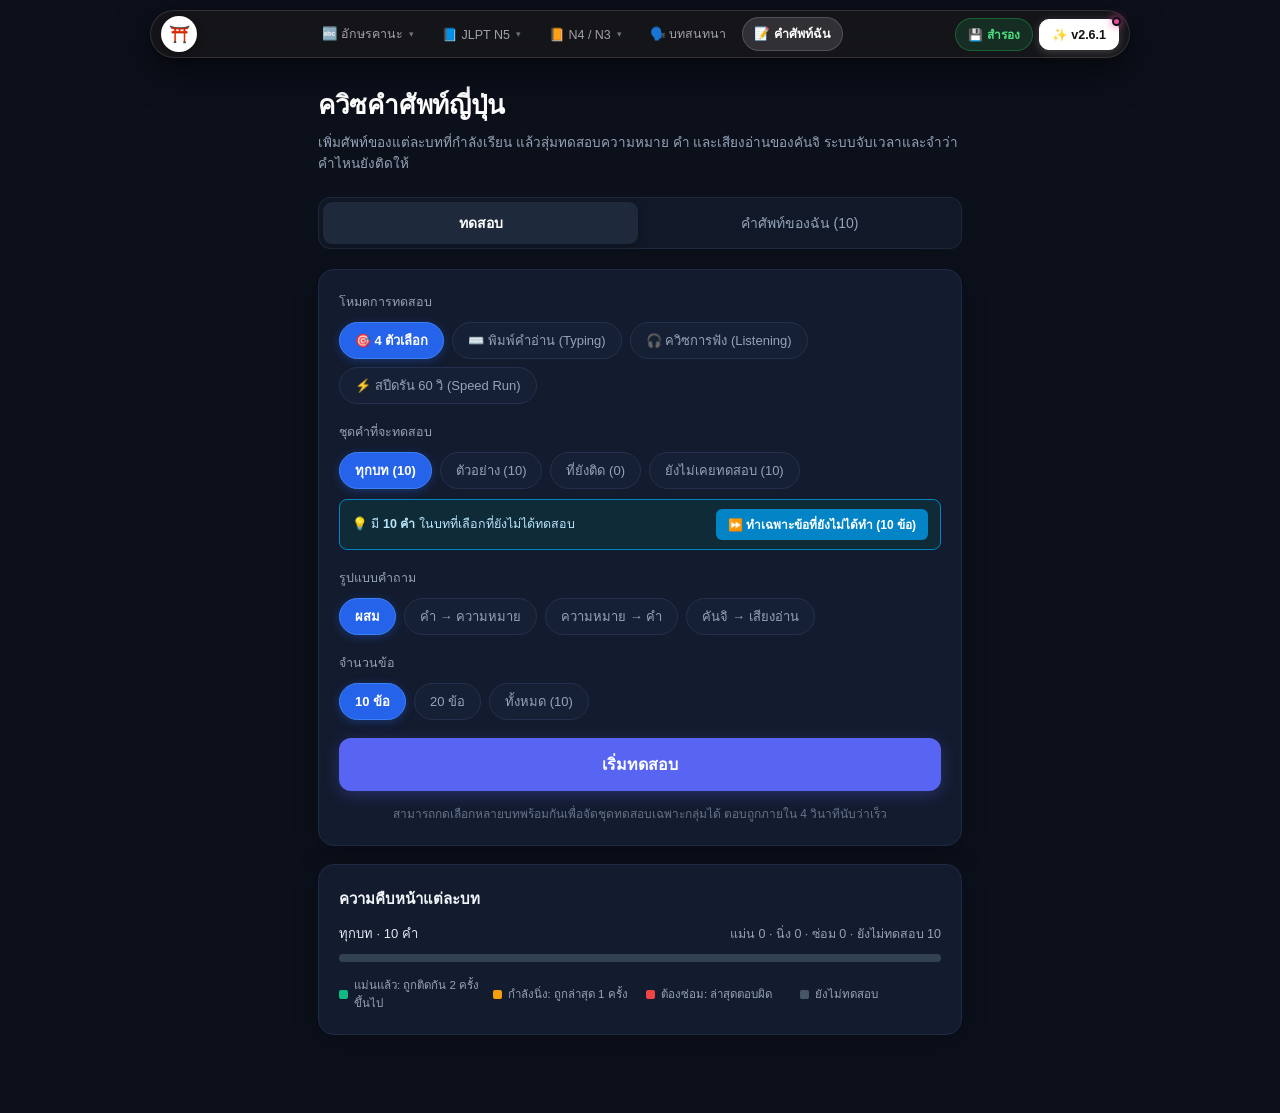
<file: quiz.html>
<!DOCTYPE html>
<html lang="th">
<head>
<meta charset="UTF-8">
<meta name="viewport" content="width=device-width, initial-scale=1, maximum-scale=1, user-scalable=no">
<title>ควิซคำศัพท์ญี่ปุ่น</title>
<link rel="manifest" href="manifest.json">
<meta name="theme-color" content="#0c101b">
<meta name="mobile-web-app-capable" content="yes">
<meta name="apple-mobile-web-app-capable" content="yes">
<meta name="apple-mobile-web-app-status-bar-style" content="black-translucent">
<meta name="apple-mobile-web-app-title" content="ควิซคำศัพท์">
<link rel="apple-touch-icon" href="apple-touch-icon.png">
<link rel="icon" type="image/png" href="icon-192.png">
<style>
/* ── RESET & BASE ── */
*{box-sizing:border-box;margin:0;padding:0;}
html,body{
  background:#0c101b;
  color:#f1f5f9;
  font-family:-apple-system,BlinkMacSystemFont,"Segoe UI",Roboto,"Noto Sans Thai",sans-serif;
  min-height:100vh;
  -webkit-font-smoothing:antialiased;
  overscroll-behavior:none;
}
button,input,select,textarea{font-family:inherit;}
a{color:inherit;text-decoration:none;}

/* ── APP SHELL ── */
.app-container{
  max-width:680px;
  margin:0 auto;
  padding:20px 18px 60px;
}

/* ── MODERN FLOATING PILL NAVBAR ── */
.floating-nav-wrapper{
  position:sticky;
  top:10px;
  z-index:1000;
  padding:0 8px;
  margin-bottom:16px;
  display:flex;
  justify-content:center;
  width:100%;
  pointer-events:none;
}
.nav-capsule{
  pointer-events:auto;
  display:flex;
  align-items:center;
  justify-content:space-between;
  background:rgba(22, 22, 26, 0.94);
  backdrop-filter:blur(20px);
  -webkit-backdrop-filter:blur(20px);
  border:1px solid rgba(255, 255, 255, 0.12);
  border-radius:9999px;
  padding:5px 10px;
  box-shadow:0 12px 36px rgba(0,0,0,0.55), 0 2px 6px rgba(0,0,0,0.3);
  max-width:980px;
  width:100%;
  gap:8px;
  position:relative;
  box-sizing:border-box;
}
.nav-brand-badge{
  display:flex;
  align-items:center;
  justify-content:center;
  width:36px;
  height:36px;
  border-radius:50%;
  background:#ffffff;
  color:#111;
  font-size:17px;
  flex-shrink:0;
  box-shadow:0 2px 8px rgba(0,0,0,0.25);
  cursor:pointer;
  transition:transform .15s ease, box-shadow .15s ease;
  user-select:none;
  border:none;
  outline:none;
  text-decoration:none;
}
.nav-brand-badge:hover{
  transform:scale(1.06);
  box-shadow:0 4px 12px rgba(255,255,255,0.25);
}
.nav-menu-group{
  display:flex;
  align-items:center;
  gap:4px;
  flex:1;
  justify-content:center;
  min-width:0;
}
.nav-dropdown-wrap{
  position:relative;
}
.nav-pill-btn{
  display:inline-flex;
  align-items:center;
  gap:5px;
  background:transparent;
  border:1px solid transparent;
  border-radius:9999px;
  color:#a1a1aa;
  padding:6px 11px;
  font-size:12.5px;
  font-weight:500;
  cursor:pointer;
  transition:all .16s ease;
  white-space:nowrap;
  user-select:none;
  flex-shrink:0;
}
.nav-pill-btn:hover{
  color:#f4f4f5;
  background:rgba(255,255,255,0.08);
}
.nav-pill-btn.group-active,
.nav-pill-btn.active{
  background:rgba(255,255,255,0.12);
  color:#ffffff;
  border-color:rgba(255,255,255,0.16);
  font-weight:600;
}
.nav-pill-btn.group-active .nav-chevron{
  color:#ffffff;
}
.nav-chevron{
  font-size:9px;
  color:#71717a;
  transition:transform .18s ease;
  margin-left:1px;
}
.nav-dropdown-wrap.open .nav-chevron{
  transform:rotate(180deg);
  color:#ffffff;
}
.nav-dropdown-panel{
  position:absolute;
  top:calc(100% + 9px);
  left:50%;
  transform:translateX(-50%) translateY(-6px);
  background:#18181c;
  border:1px solid rgba(255, 255, 255, 0.14);
  border-radius:14px;
  padding:6px;
  min-width:170px;
  box-shadow:0 14px 34px rgba(0,0,0,0.65), 0 2px 8px rgba(0,0,0,0.4);
  display:none;
  flex-direction:column;
  gap:3px;
  z-index:1050;
  backdrop-filter:blur(16px);
  -webkit-backdrop-filter:blur(16px);
  opacity:0;
  pointer-events:none;
  transition:opacity .15s ease, transform .15s ease;
}
.nav-dropdown-wrap.open .nav-dropdown-panel{
  display:flex;
  opacity:1;
  pointer-events:auto;
  transform:translateX(-50%) translateY(0);
}
.nav-drop-item{
  display:flex;
  align-items:center;
  justify-content:flex-start;
  gap:8px;
  padding:9px 12px;
  border-radius:9px;
  font-size:13px;
  font-weight:500;
  color:#d4d4d8;
  background:transparent;
  border:none;
  text-align:left;
  cursor:pointer;
  transition:all .14s ease;
  white-space:nowrap;
  width:100%;
}
.nav-drop-item:hover{
  background:rgba(255,255,255,0.08);
  color:#ffffff;
}
.nav-drop-item.active{
  background:rgba(99,102,241,0.22);
  color:#c7d2fe;
  font-weight:600;
}
.nav-right-actions{
  display:flex;
  align-items:center;
  gap:6px;
  flex-shrink:0;
  margin-left:auto;
}
.nav-action-pill{
  display:inline-flex;
  align-items:center;
  justify-content:center;
  gap:6px;
  border-radius:9999px;
  padding:6px 12px;
  font-size:12px;
  font-weight:600;
  cursor:pointer;
  transition:all .15s ease;
  border:1px solid rgba(255, 255, 255, 0.12);
  background:rgba(255, 255, 255, 0.06);
  color:#e4e4e7;
  white-space:nowrap;
  user-select:none;
  position:relative;
  flex-shrink:0;
}
.nav-action-pill:hover{
  background:rgba(255,255,255,0.14);
  color:#fff;
  border-color:rgba(255,255,255,0.22);
  transform:translateY(-1px);
}
.nav-action-pill.backup-pill{
  background:rgba(34,197,94,0.14);
  border-color:rgba(34,197,94,0.35);
  color:#4ade80;
}
.nav-action-pill.backup-pill:hover{
  background:rgba(34,197,94,0.24);
  border-color:rgba(34,197,94,0.5);
  color:#86efac;
}
.nav-action-pill.changelog-pill{
  background:#ffffff;
  border-color:#ffffff;
  color:#111111;
  font-weight:700;
  box-shadow:0 2px 10px rgba(255,255,255,0.2);
}
.nav-action-pill.changelog-pill:hover{
  background:#f4f4f5;
  transform:translateY(-1px);
}

body.is-embedded .nav-brand-badge{
  display:none!important;
}
body.is-embedded #btn-changelog{
  display:none!important;
}

@media (max-width:860px){
  .floating-nav-wrapper{
    padding:0 4px;
    top:6px;
  }
  .nav-capsule{
    padding:4px 6px;
    gap:4px;
    overflow-x:auto;
    scrollbar-width:none;
    -webkit-overflow-scrolling:touch;
  }
  .nav-capsule::-webkit-scrollbar{
    display:none;
  }
  .nav-pill-btn{
    padding:6px 10px;
    font-size:12px;
  }
  .nav-action-pill{
    padding:6px 10px;
    font-size:11.5px;
  }
  .nav-brand-badge{
    width:32px;
    height:32px;
    font-size:15px;
  }
}
.btn-export{
  display:inline-flex;
  align-items:center;
  gap:6px;
  background:#162035;
  color:#cbd5e1;
  border:1px solid #243250;
  border-radius:10px;
  padding:7px 14px;
  font-size:13px;
  font-weight:500;
  cursor:pointer;
  transition:all .15s;
}
.btn-export:hover{background:#1e2a44;border-color:#33446b;color:#fff;}
.btn-changelog{
  position:relative;
  display:inline-flex;
  align-items:center;
  gap:5px;
  background:#1e1b4b55;
  color:#c4b5fd;
  border:1px solid #6366f166;
  border-radius:10px;
  padding:7px 12px;
  font-size:12.5px;
  font-weight:600;
  cursor:pointer;
  transition:all .15s;
}
.btn-changelog:hover{background:#312e8166;border-color:#818cf8;color:#fff;}
.changelog-unread-dot{
  position:absolute;
  top:-3px;
  right:-3px;
  width:9px;
  height:9px;
  background:#ec4899;
  border:2px solid #0b0f19;
  border-radius:50%;
  box-shadow:0 0 8px #ec4899;
  display:none;
}
.changelog-unread-dot.show{
  display:block;
  animation:pulse-dot 1.8s infinite;
}
@keyframes pulse-dot{
  0%,100%{transform:scale(1);opacity:1;}
  50%{transform:scale(1.25);opacity:0.8;}
}
.changelog-timeline{
  display:flex;
  flex-direction:column;
  gap:14px;
  margin-top:12px;
}
.changelog-card{
  background:#131b2e;
  border:1px solid #243250;
  border-radius:12px;
  padding:14px 16px;
  position:relative;
}
.changelog-card.latest{
  border-color:#6366f1;
  background:#161d36;
  box-shadow:0 0 16px rgba(99,102,241,0.15);
}
.changelog-badge-new{
  display:inline-block;
  font-size:10px;
  font-weight:700;
  padding:2px 7px;
  background:#ec4899;
  color:#fff;
  border-radius:10px;
  margin-left:6px;
  vertical-align:middle;
}
.changelog-version-header{
  display:flex;
  align-items:center;
  justify-content:space-between;
  margin-bottom:8px;
  padding-bottom:6px;
  border-bottom:1px solid #1f2a44;
}
.changelog-version{
  font-size:14.5px;
  font-weight:700;
  color:#fff;
}
.changelog-date{
  font-size:12px;
  color:#94a3b8;
}
.changelog-list{
  list-style:none;
  padding:0;
  margin:0;
  display:flex;
  flex-direction:column;
  gap:8px;
  font-size:12.5px;
  color:#cbd5e1;
  line-height:1.55;
}
.changelog-list li{
  display:flex;
  align-items:flex-start;
  gap:8px;
}
.changelog-list li span.emoji{
  flex-shrink:0;
  font-size:15px;
}

/* ── TITLE SECTION ── */
.header-intro{
  margin-bottom:22px;
}
.main-title{
  font-size:26px;
  font-weight:700;
  color:#ffffff;
  margin-bottom:8px;
  letter-spacing:-.3px;
}
.main-sub{
  font-size:13.5px;
  color:#94a3b8;
  line-height:1.55;
}

/* ── SEGMENTED TOP TABS ── */
.nav-tabs{
  display:flex;
  background:#111827;
  border:1px solid #1e293b;
  border-radius:12px;
  padding:4px;
  margin-bottom:20px;
  gap:4px;
}
.nav-tab{
  flex:1;
  padding:10px 14px;
  border-radius:9px;
  border:none;
  background:transparent;
  color:#94a3b8;
  font-size:14px;
  font-weight:500;
  cursor:pointer;
  transition:all .15s;
  text-align:center;
}
.nav-tab:hover{color:#cbd5e1;}
.nav-tab.active{
  background:#1e293b;
  color:#ffffff;
  font-weight:600;
  box-shadow:0 2px 6px rgba(0,0,0,0.25);
}

/* ── CARDS ── */
.quiz-card{
  background:#131b2e;
  border:1px solid #1f2a44;
  border-radius:16px;
  padding:22px 20px;
  margin-bottom:18px;
  box-shadow:0 6px 24px rgba(0,0,0,0.25);
}

/* ── SECTION LABELS & CHIPS ── */
.section-group{
  margin-bottom:18px;
}
.section-label{
  font-size:12.5px;
  color:#94a3b8;
  font-weight:500;
  margin-bottom:10px;
}
.chips-row{
  display:flex;
  flex-wrap:wrap;
  gap:8px;
}
.chip{
  display:inline-flex;
  align-items:center;
  gap:5px;
  padding:7px 15px;
  border-radius:20px;
  border:1px solid #23314f;
  background:#162035;
  color:#94a3b8;
  font-size:13px;
  font-weight:500;
  cursor:pointer;
  transition:all .15s;
  user-select:none;
  white-space:nowrap;
}
.chip:hover{
  border-color:#33446b;
  color:#e2e8f0;
  background:#1a2740;
}
.chip.active{
  background:#2563eb;
  border-color:#3b82f6;
  color:#ffffff;
  font-weight:600;
  box-shadow:0 2px 10px rgba(37,99,235,0.35);
}

/* ── MAIN CTA BUTTON ── */
.btn-primary-cta{
  display:flex;
  align-items:center;
  justify-content:center;
  gap:8px;
  width:100%;
  padding:14px 20px;
  margin-top:10px;
  border:none;
  border-radius:12px;
  background:#5865f2;
  color:#ffffff;
  font-size:16px;
  font-weight:600;
  cursor:pointer;
  transition:all .15s;
  box-shadow:0 4px 16px rgba(88,101,242,0.3);
}
.btn-primary-cta:hover{
  background:#4752c4;
  transform:translateY(-1px);
  box-shadow:0 6px 20px rgba(88,101,242,0.4);
}
.btn-primary-cta:active{
  transform:scale(.98);
}
.btn-caption{
  margin-top:14px;
  font-size:12px;
  color:#64748b;
  line-height:1.55;
  text-align:center;
}

/* ── PROGRESS CARD ── */
.progress-card-title{
  font-size:15px;
  font-weight:600;
  color:#f1f5f9;
  margin-bottom:12px;
}
.progress-summary-row{
  display:flex;
  justify-content:space-between;
  align-items:center;
  font-size:13px;
  margin-bottom:10px;
  flex-wrap:wrap;
  gap:6px;
}
.progress-ch-name{
  color:#e2e8f0;
  font-weight:500;
}
.progress-stats-txt{
  color:#94a3b8;
  font-size:12.5px;
}
.multi-seg-bar{
  display:flex;
  height:8px;
  background:#1e293b;
  border-radius:4px;
  overflow:hidden;
  margin-bottom:14px;
}
.seg{height:100%;transition:width .3s ease;}
.seg-mastered{background:#10b981;}
.seg-learning{background:#f59e0b;}
.seg-repair{background:#ef4444;}
.seg-untested{background:#334155;}

/* ── PROGRESS LEGEND ── */
.legend-grid{
  display:grid;
  grid-template-columns:repeat(auto-fit,minmax(140px,1fr));
  gap:8px 12px;
  font-size:11.5px;
  color:#94a3b8;
}
.legend-item{
  display:flex;
  align-items:center;
  gap:6px;
}
.legend-dot{
  width:9px;
  height:9px;
  border-radius:2px;
  flex-shrink:0;
}
.dot-mastered{background:#10b981;}
.dot-learning{background:#f59e0b;}
.dot-repair{background:#ef4444;}
.dot-untested{background:#475569;}

/* ── QUIZ RUNNER SCREEN ── */
.quiz-header{
  display:flex;
  justify-content:space-between;
  align-items:center;
  margin-bottom:16px;
  padding-bottom:12px;
  border-bottom:1px solid #1f2a44;
}
.q-progress-lbl{
  font-size:13px;
  color:#94a3b8;
  font-weight:500;
}
.q-mode-badge{
  font-size:11.5px;
  padding:3px 10px;
  border-radius:12px;
  background:#1e293b;
  color:#60a5fa;
  border:1px solid #2563eb40;
}
.timer-badge{
  font-size:13px;
  color:#cbd5e1;
  font-weight:600;
  display:flex;
  align-items:center;
  gap:5px;
}
.timer-dot{
  width:7px;
  height:7px;
  border-radius:50%;
  background:#10b981;
  box-shadow:0 0 8px #10b981;
}
.timer-dot.slow{
  background:#f59e0b;
  box-shadow:0 0 8px #f59e0b;
}

.question-box{
  text-align:center;
  padding:28px 10px 22px;
}
.q-text-large{
  font-size:62px;
  font-weight:400;
  line-height:1.15;
  margin-bottom:10px;
  color:#ffffff;
  font-family:"Hiragino Sans","Hiragino Kaku Gothic ProN","Yu Gothic","Meiryo","BIZ UDPGothic","Noto Sans JP",-apple-system,BlinkMacSystemFont,"Segoe UI",sans-serif;
}
.q-text-medium{
  font-size:32px;
  font-weight:600;
  line-height:1.25;
  margin-bottom:8px;
  color:#ffffff;
  font-family:"Hiragino Sans","Hiragino Kaku Gothic ProN","Yu Gothic","Meiryo","BIZ UDPGothic","Noto Sans JP",-apple-system,BlinkMacSystemFont,"Segoe UI",sans-serif;
}
.small-kana{
  font-size:0.56em;
  display:inline-block;
  vertical-align:baseline;
  transform:translateY(0.04em);
  margin-left:-0.04em;
  margin-right:0.02em;
  line-height:1;
}
.q-text-thai{
  font-size:24px;
  font-weight:500;
  color:#e2e8f0;
  margin-bottom:8px;
}
.q-sub-text{
  font-size:14px;
  color:#94a3b8;
  margin-bottom:12px;
}
.q-audio-btn{
  display:inline-flex;
  align-items:center;
  gap:6px;
  padding:5px 12px;
  border-radius:8px;
  border:1px solid #23314f;
  background:#162035;
  color:#94a3b8;
  font-size:12px;
  cursor:pointer;
  transition:all .15s;
}
.q-audio-btn:hover{color:#fff;border-color:#3b82f6;}

/* ── CHOICES GRID ── */
.choices-grid{
  display:grid;
  grid-template-columns:1fr 1fr;
  gap:12px;
  margin-top:16px;
}
@media(max-width:540px){
  .choices-grid{grid-template-columns:1fr;}
}
.choice-btn{
  position:relative;
  display:flex;
  align-items:center;
  justify-content:center;
  text-align:center;
  padding:18px 16px;
  border-radius:12px;
  border:1.5px solid #243250;
  background:#162035;
  color:#e2e8f0;
  font-size:15px;
  font-weight:500;
  cursor:pointer;
  transition:all .15s;
  min-height:56px;
  user-select:none;
}
.choice-btn:hover{
  background:#1c2842;
  border-color:#3b82f6;
  color:#ffffff;
}
.choice-key{
  position:absolute;
  top:6px;
  left:8px;
  font-size:10px;
  color:#64748b;
  font-weight:600;
}
.choice-btn.correct{
  background:#064e3b!important;
  border-color:#10b981!important;
  color:#6ee7b7!important;
  box-shadow:0 0 14px rgba(16,185,129,0.3);
}
.choice-btn.wrong{
  background:#4c0519!important;
  border-color:#ef4444!important;
  color:#fca5a5!important;
}
.choice-btn.reveal{
  background:#131b2e!important;
  border-color:#334155!important;
  color:#64748b!important;
}

/* ── PHASE 1: TYPING, LISTENING & SPEED RUN STYLES ── */
.typing-wrap{
  display:flex;
  gap:10px;
  margin-top:20px;
  align-items:center;
}
.typing-input{
  flex:1;
  background:#162035;
  border:2px solid #243250;
  border-radius:12px;
  padding:14px 18px;
  color:#ffffff;
  font-size:18px;
  font-weight:600;
  outline:none;
  transition:all .15s;
  letter-spacing:1px;
}
.typing-input:focus{
  border-color:#3b82f6;
  box-shadow:0 0 0 3px rgba(59,130,246,0.25);
  background:#1b2742;
}
.typing-input.correct{
  border-color:#10b981;
  background:#064e3b33;
  color:#34d399;
}
.typing-input.wrong{
  border-color:#ef4444;
  background:#4c051933;
  color:#fca5a5;
}
.btn-typing-submit{
  background:#2563eb;
  color:#ffffff;
  border:none;
  border-radius:12px;
  padding:14px 22px;
  font-size:15px;
  font-weight:600;
  cursor:pointer;
  transition:all .15s;
  white-space:nowrap;
}
.btn-typing-submit:hover{
  background:#1d4ed8;
  transform:translateY(-1px);
}
.btn-typing-submit:active{transform:scale(.98);}

/* Listening Pulse */
.listening-pulse-box{
  display:flex;
  flex-direction:column;
  align-items:center;
  justify-content:center;
  padding:20px 10px 10px;
  gap:10px;
}
.listening-icon-pulse{
  width:72px;
  height:72px;
  border-radius:50%;
  background:rgba(59,130,246,0.15);
  border:2px solid #3b82f6;
  display:flex;
  align-items:center;
  justify-content:center;
  font-size:32px;
  animation:pulse-listening 1.8s infinite;
  cursor:pointer;
  transition:transform .15s;
}
.listening-icon-pulse:hover{transform:scale(1.06);}
.listening-icon-pulse:active{transform:scale(.94);}
@keyframes pulse-listening{
  0%{box-shadow:0 0 0 0 rgba(59,130,246,0.5);}
  70%{box-shadow:0 0 0 16px rgba(59,130,246,0);}
  100%{box-shadow:0 0 0 0 rgba(59,130,246,0);}
}

/* Speed Run Bar & Combo */
.speedrun-bar-wrap{
  width:100%;
  height:8px;
  background:#1e293b;
  border-radius:4px;
  overflow:hidden;
  margin-bottom:14px;
}
.speedrun-bar{
  height:100%;
  background:linear-gradient(90deg, #10b981, #f59e0b, #ef4444);
  transition:width .25s linear;
}
.combo-badge{
  font-size:12px;
  font-weight:700;
  color:#f59e0b;
  background:rgba(245,158,11,0.15);
  border:1px solid rgba(245,158,11,0.3);
  border-radius:20px;
  padding:2px 10px;
  display:inline-flex;
  align-items:center;
  gap:4px;
}
.speedrun-score-txt{
  font-size:13px;
  font-weight:700;
  color:#38bdf8;
}

/* ── FEEDBACK & NEXT BUTTON ── */
.feedback-box{
  margin-top:16px;
  padding:14px;
  border-radius:12px;
  text-align:center;
  font-size:14px;
}
.fb-fast{background:#064e3b33;color:#34d399;border:1px solid #05966955;}
.fb-slow{background:#78350f33;color:#fbbf24;border:1px solid #d9770655;}
.fb-wrong{background:#88133733;color:#f87171;border:1px solid #dc262655;}
.btn-next-q{
  display:flex;
  align-items:center;
  justify-content:center;
  gap:8px;
  width:100%;
  margin-top:14px;
  padding:14px;
  border:none;
  border-radius:12px;
  background:#2563eb;
  color:#ffffff;
  font-size:15px;
  font-weight:600;
  cursor:pointer;
  transition:all .15s;
}
.btn-next-q:hover{background:#1d4ed8;}

/* ── SUMMARY SCREEN ── */
.summary-container{
  text-align:center;
  padding:16px 8px;
}
.score-circle{
  font-size:52px;
  font-weight:700;
  color:#ffffff;
  margin-bottom:6px;
}
.summary-sub{
  font-size:14px;
  color:#94a3b8;
  margin-bottom:20px;
}
.summary-stats-grid{
  display:grid;
  grid-template-columns:repeat(3,1fr);
  gap:10px;
  margin-bottom:24px;
}
.sum-stat-card{
  background:#162035;
  border:1px solid #23314f;
  border-radius:12px;
  padding:12px 8px;
}
.sum-stat-n{font-size:22px;font-weight:700;}
.sum-stat-l{font-size:11px;color:#94a3b8;margin-top:4px;}

.mistake-list{
  text-align:left;
  background:#0f172a;
  border:1px solid #1e293b;
  border-radius:12px;
  padding:14px;
  margin-bottom:20px;
  max-height:240px;
  overflow-y:auto;
}
.mistake-title{
  font-size:13px;
  font-weight:600;
  color:#f87171;
  margin-bottom:10px;
}
.mistake-item{
  display:flex;
  justify-content:space-between;
  align-items:center;
  padding:7px 0;
  border-bottom:1px solid #1e293b;
  font-size:13px;
}
.mistake-item:last-child{border-bottom:none;}

/* ── VOCAB LIST / WORD MANAGER TAB ── */
.vocab-tools{
  display:flex;
  gap:8px;
  margin-bottom:14px;
  flex-wrap:wrap;
}
.tool-btn{
  background:#162035;
  border:1px solid #23314f;
  color:#cbd5e1;
  padding:8px 14px;
  border-radius:10px;
  font-size:13px;
  font-weight:500;
  cursor:pointer;
  transition:all .15s;
  display:inline-flex;
  align-items:center;
  gap:6px;
}
.tool-btn:hover{background:#1e2a44;border-color:#33446b;color:#fff;}
.tool-btn.primary{background:#2563eb;border-color:#3b82f6;color:#fff;}
.search-input{
  width:100%;
  padding:10px 14px;
  border-radius:10px;
  background:#131b2e;
  border:1px solid #23314f;
  color:#f1f5f9;
  font-size:13.5px;
  margin-bottom:14px;
  outline:none;
}
.search-input:focus{border-color:#3b82f6;}
.word-row{
  display:flex;
  justify-content:space-between;
  align-items:center;
  padding:12px 14px;
  background:#162035;
  border:1px solid #23314f;
  border-radius:10px;
  margin-bottom:8px;
}
.word-jp{font-size:16px;font-weight:600;color:#fff;}
.word-rd{font-size:12px;color:#94a3b8;margin-left:6px;}
.word-th{font-size:13px;color:#cbd5e1;margin-top:2px;}
.word-status-badge{
  font-size:10.5px;
  padding:2px 8px;
  border-radius:6px;
  font-weight:600;
  margin-right:8px;
}
.badge-mastered{background:#064e3b;color:#34d399;border:1px solid #059669;}
.badge-learning{background:#78350f;color:#fbbf24;border:1px solid #d97706;}
.badge-repair{background:#881337;color:#f87171;border:1px solid #dc2626;}
.badge-untested{background:#1e293b;color:#94a3b8;border:1px solid #334155;}

/* ── MODALS ── */
.modal-overlay{
  position:fixed;
  inset:0;
  background:rgba(0,0,0,0.75);
  display:none;
  align-items:center;
  justify-content:center;
  z-index:999;
  padding:16px;
  backdrop-filter:blur(4px);
}
.modal-overlay.open,
.modal-overlay.active{display:flex;}
.modal-box{
  background:#131b2e;
  border:1px solid #243250;
  border-radius:16px;
  max-width:520px;
  width:100%;
  padding:22px;
  box-shadow:0 10px 30px rgba(0,0,0,0.5);
  max-height:90vh;
  overflow-y:auto;
}
.modal-head{
  display:flex;
  justify-content:space-between;
  align-items:center;
  margin-bottom:16px;
  font-size:17px;
  font-weight:600;
  color:#fff;
}
.modal-x{
  background:transparent;
  border:none;
  color:#94a3b8;
  font-size:20px;
  cursor:pointer;
  padding:4px;
}
.form-group{margin-bottom:12px;}
.form-label{display:block;font-size:12px;color:#94a3b8;margin-bottom:5px;}
.form-input,.form-textarea{
  width:100%;
  background:#162035;
  border:1px solid #243250;
  border-radius:8px;
  padding:8px 12px;
  color:#fff;
  font-size:13.5px;
  outline:none;
}
.form-input:focus,.form-textarea:focus{border-color:#3b82f6;}

/* ── EMBEDDED MODE (เมื่อเปิดใน index.html) ── */
body.is-embedded{
  background:#111;
  min-height:100%;
}
body.is-embedded .app-container{
  max-width:680px;
  margin:0 auto;
  padding:10px 16px 40px;
}
body.is-embedded .btn-back-home{
  display:none!important;
}
body.is-embedded #btn-changelog{
  display:none!important;
}
</style>
</head>
<body>

<!-- TOP FLOATING PILL NAVBAR -->
<div class="floating-nav-wrapper">
  <nav class="nav-capsule" aria-label="แถบเมนูควิซ">
    <a href="index.html" class="nav-brand-badge btn-back-home" onclick="if(window.parent&&window.parent!==window&&window.parent.switchLevel){event.preventDefault();window.parent.switchLevel('n5');}" title="กลับไปหน้าหลัก JLPT Flashcard">⛩️</a>

    <div class="nav-menu-group">
      <!-- 1. คานะ Dropdown -->
      <div class="nav-dropdown-wrap" id="wrap-kana">
        <button type="button" class="nav-pill-btn" id="group-kana" onclick="toggleNavDropdown('wrap-kana', event)" aria-haspopup="true">
          <span>🔤 อักษรคานะ</span>
          <span class="nav-chevron">▾</span>
        </button>
        <div class="nav-dropdown-panel" role="menu">
          <button type="button" class="nav-drop-item" id="tab-hiragana" onclick="selectNavLevel('hiragana', event)" role="menuitem">🌸 ฮิรางานะ</button>
          <button type="button" class="nav-drop-item" id="tab-katakana" onclick="selectNavLevel('katakana', event)" role="menuitem">⚡ คาตาคานะ</button>
        </div>
      </div>

      <!-- 2. N5 Dropdown -->
      <div class="nav-dropdown-wrap" id="wrap-n5">
        <button type="button" class="nav-pill-btn" id="group-n5" onclick="toggleNavDropdown('wrap-n5', event)" aria-haspopup="true">
          <span>📘 JLPT N5</span>
          <span class="nav-chevron">▾</span>
        </button>
        <div class="nav-dropdown-panel" role="menu">
          <button type="button" class="nav-drop-item" id="tab-n5" onclick="selectNavLevel('n5', event)" role="menuitem">📘 N5 คันจิ</button>
          <button type="button" class="nav-drop-item" id="tab-vocab5" onclick="selectNavLevel('vocab5', event)" role="menuitem">📗 N5 คำศัพท์</button>
          <button type="button" class="nav-drop-item" id="tab-grammar5" onclick="selectNavLevel('grammar5', event)" role="menuitem">📙 N5 ไวยากรณ์</button>
        </div>
      </div>

      <!-- 3. N4 / N3 Dropdown -->
      <div class="nav-dropdown-wrap" id="wrap-n4n3">
        <button type="button" class="nav-pill-btn" id="group-n4n3" onclick="toggleNavDropdown('wrap-n4n3', event)" aria-haspopup="true">
          <span>📙 N4 / N3</span>
          <span class="nav-chevron">▾</span>
        </button>
        <div class="nav-dropdown-panel" role="menu">
          <button type="button" class="nav-drop-item" id="tab-n4" onclick="selectNavLevel('n4', event)" role="menuitem">📗 N4</button>
          <button type="button" class="nav-drop-item" id="tab-n3" onclick="selectNavLevel('n3', event)" role="menuitem">📙 N3</button>
        </div>
      </div>

      <!-- 4. Direct Buttons -->
      <button type="button" class="nav-pill-btn" id="tab-scene" onclick="selectNavLevel('scene', event)">🗣️ บทสนทนา</button>
      <button type="button" class="nav-pill-btn active" id="tab-custom" onclick="selectNavLevel('custom', event)">📝 คำศัพท์ฉัน</button>
    </div>

    <!-- Right Actions -->
    <div class="nav-right-actions">
      <button type="button" class="nav-action-pill backup-pill" id="btn-backup" onclick="event.preventDefault();openBackup()" title="สำรองและกู้คืนข้อมูล">💾 สำรอง</button>
      <button type="button" class="nav-action-pill changelog-pill btn-changelog" id="btn-changelog" onclick="event.preventDefault();openChangelog()" title="บันทึกการอัปเดตระบบ">
        <span>✨ v2.6.1</span>
        <span class="changelog-unread-dot" id="changelog-badge-dot"></span>
      </button>
    </div>
  </nav>
</div>

<div class="app-container">

  <!-- TITLE & SUBTITLE -->
  <div class="header-intro">
    <h1 class="main-title" id="page-title">ควิซคำศัพท์ญี่ปุ่น</h1>
    <p class="main-sub" id="page-sub">เพิ่มศัพท์ของแต่ละบทที่กำลังเรียน แล้วสุ่มทดสอบความหมาย คำ และเสียงอ่านของคันจิ ระบบจับเวลาและจำว่าคำไหนยังติดให้</p>
  </div>

  <!-- PRIMARY SEGMENTED TABS -->
  <div class="nav-tabs">
    <button class="nav-tab active" id="tab-test" onclick="setAppTab('test')">ทดสอบ</button>
    <button class="nav-tab" id="tab-words" onclick="setAppTab('words')">คำศัพท์ของฉัน (<span id="my-words-count">10</span>)</button>
  </div>

  <!-- MAIN DYNAMIC CONTENT -->
  <div id="main-content">
    <!-- Rendered via JS -->
  </div>
</div>

<!-- BACKUP MODAL -->
<div class="modal-overlay" id="backup-modal" onclick="if(event.target===this)closeBackup()">
  <div class="modal-box" role="dialog" aria-modal="true" aria-label="สำรองและกู้คืนข้อมูล">
    <div class="modal-head">
      <span>💾 ส่งออก / สำรองข้อมูล</span>
      <button class="modal-x" onclick="closeBackup()">✕</button>
    </div>
    <div class="backup-info" id="backup-info"></div>
    <p style="font-size:13px;color:#94a3b8;margin-bottom:16px;">
      สำรองคำศัพท์และสถิติความจำทั้งหมดเก็บไว้เป็นไฟล์ JSON สามารถกู้คืนได้ทุกเมื่อ
    </p>
    <div style="display:flex;gap:10px;margin-bottom:14px;">
      <button class="btn-primary-cta" style="margin-top:0;" onclick="exportBackup()">⬇️ บันทึกไฟล์สำรอง</button>
      <button class="btn-export" style="padding:12px 16px;" onclick="document.getElementById('import-file').click()">⬆️ นำเข้าไฟล์</button>
      <input type="file" id="import-file" accept=".json,application/json" hidden onchange="importFile(this)">
    </div>
    <div id="backup-msg" style="font-size:12.5px;color:#38bdf8;"></div>
  </div>
</div>

<!-- CHANGELOG MODAL -->
<div class="modal-overlay" id="changelog-modal" onclick="if(event.target===this)closeChangelog()">
  <div class="modal-box" role="dialog" aria-modal="true" aria-label="บันทึกการอัปเดตระบบ" style="max-width:560px;max-height:85vh;display:flex;flex-direction:column;">
    <div class="modal-head" style="flex-shrink:0;">
      <span style="display:flex;align-items:center;gap:8px;">
        <span>✨ บันทึกการอัปเดตระบบ</span>
        <span style="font-size:11px;background:#6366f122;color:#a5b4fc;border:1px solid #6366f155;padding:2px 8px;border-radius:10px;font-weight:600;">v2.6.1</span>
      </span>
      <button class="modal-x" onclick="closeChangelog()">✕</button>
    </div>
    <div style="overflow-y:auto;padding-right:4px;margin-top:8px;">
      <p style="font-size:13px;color:#94a3b8;margin-bottom:14px;line-height:1.5;">
        รายละเอียดการพัฒนาและฟังก์ชันใหม่ในแต่ละเวอร์ชัน เพื่อให้คุณเรียนและฝึกจำภาษาญี่ปุ่นได้อย่างมีประสิทธิภาพสูงสุด
      </p>
      <div class="changelog-timeline">
        <!-- v2.6 -->
        <div class="changelog-card latest">
          <div class="changelog-version-header">
            <div class="changelog-version">v2.6.1 <span class="changelog-badge-new">LATEST</span></div>
            <div class="changelog-date">25 พ.ย. 2026</div>
          </div>
          <ul class="changelog-list">
            <li><span class="emoji">🐛</span><div><b>แก้ Dropdown ไม่ปิดหลัง click:</b> CSS <code>:hover</code> override JS ทำให้ dropdown เปิดกลับทันที แก้โดยให้ JS จัดการ state ผ่าน <code>.open</code> class อย่างเดียว</div></li>
            <li><span class="emoji">🪟</span><div><b>แก้ Navbar ซ้อนใน Flashcard:</b> navbar ของ flashcard.html โผล่ซ้อนกับ navbar หลัก แก้ด้วย inline script ใน &lt;head&gt; ซ่อนก่อน render (ป้องกัน FOUC)</div></li>
            <li><span class="emoji">💾</span><div><b>แก้ Backup ไม่ครบ:</b> เพิ่ม custom words และ mastery progress เข้า backup schema พร้อมแก้ restore ให้คืนค่าข้อมูลเหล่านี้ด้วย</div></li>
            <li><span class="emoji">🔧</span><div><b>แก้เพิ่มคำศัพท์ไม่ได้:</b> modal ใช้ element ID ผิด ทำให้บันทึกไม่ได้ แก้ให้ตรงกับ HTML</div></li>
            <li><span class="emoji">🧹</span><div><b>แก้ Active state ค้างใน Navbar:</b> ลบ class ที่ hardcode ใน flashcard.html ให้ JS จัดการ active state ทั้งหมดผ่าน <code>updateNavCapsuleState()</code></div></li>
          </ul>
        </div>

        <!-- v2.5 -->
        <div class="changelog-card">
          <div class="changelog-version-header">
            <div class="changelog-version">v2.5.0</div>
            <div class="changelog-date">20–24 พ.ย. 2026</div>
          </div>
          <ul class="changelog-list">
            <li><span class="emoji">⏳</span><div><b>ระบบวิเคราะห์คำที่ตอบช้า:</b> หน้าสรุปผลควิซแสดงรายการคำที่ตอบช้าเกินเกณฑ์ ระบุเวลาที่ใช้ พร้อมปุ่มฟังเสียง 🔊 และปุ่ม <code>[ ฝึกเฉพาะคำที่ตอบช้า ]</code> ให้ทบทวนเฉพาะคำที่ยังไม่คล่องได้ทันที</div></li>
            <li><span class="emoji">🏷️</span><div><b>แยกหัวข้อ/บทเรียนในหน้าผลลัพธ์:</b> แยกป้ายชื่อหัวข้อออกมาให้ชัดเจน ไม่ปะปนกับข้อความยินดี</div></li>
            <li><span class="emoji">⌨️</span><div><b>ปรับปรุงโหมดพิมพ์คำอ่าน (Typing Mode):</b> ซ่อนคำใบ้ "ความหมาย: เสียงอ่าน" ไม่ให้สปอยล์คำตอบขณะทำแบบทดสอบตัวอักษร</div></li>
            <li><span class="emoji">🔤</span><div><b>ระบบตรวจโรมาจิอัจฉริยะ (Romaji Normalizer):</b> พิมพ์ <code>ぢ</code> รองรับทั้ง <code>ji</code> และ <code>di</code>, พิมพ์ <code>づ</code> รองรับทั้ง <code>zu</code> และ <code>du</code> ตามการสะกดมาตรฐานสากล</div></li>
            <li><span class="emoji">📐</span><div><b>ปรับสัดส่วนเสียงควบและเสียงกัก (拗音/促音):</b> ปรับขนาดตัวเล็กพิเศษ (ゃ, ゅ, ょ, っ ฯลฯ) ให้มีสัดส่วนชัดเจน อ่านง่าย ไม่สับสนกับตัวเต็ม</div></li>
            <li><span class="emoji">🔄</span><div><b>ระบบทดสอบต่อเนื่องข้ามหลายหัวข้อ:</b> เมื่อเลือกหลายบทและมีคำศัพท์ที่ยังไม่ได้ทำ ระบบจะแสดงกล่องแจ้งเตือนพร้อมปุ่มให้ทำคำที่เหลือต่อได้ทันที</div></li>
            <li><span class="emoji">🔍</span><div><b>ตรวจทานฐานข้อมูลทั้งระบบ (1,736 รายการ):</b> ตรวจสอบความถูกต้องของคันจิ คำศัพท์ ไวยากรณ์ และบทสนทนาสถานการณ์จริงทั้งหมด</div></li>
            <li><span class="emoji">📢</span><div><b>หน้าต่างแจ้งเตือนการอัปเดต (Changelog):</b> เพิ่มปุ่ม ✨ v2.5 พร้อมไฟแจ้งเตือนสีชมพูเมื่อมีการอัปเดตระบบ</div></li>
          </ul>
        </div>

        <!-- v2.4 -->
        <div class="changelog-card">
          <div class="changelog-version-header">
            <div class="changelog-version">v2.4.0</div>
            <div class="changelog-date">18 พ.ย. 2026</div>
          </div>
          <ul class="changelog-list">
            <li><span class="emoji">⚡</span><div><b>โหมด Speedrun Challenge:</b> จับเวลาแบบรวดเร็วทดสอบความจำระยะสั้น พร้อมจัดระดับเกรด S, A, B, C, D</div></li>
            <li><span class="emoji">🎧</span><div><b>โหมดฟังเสียงแล้วตอบ (Listening Quiz):</b> ฝึกทักษะการฟังเสียงเจ้าของภาษาโดยตรง</div></li>
            <li><span class="emoji">📚</span><div><b>ระบบคลังคำศัพท์และจัดการคำศัพท์:</b> เพิ่ม แก้ไข ลบคำศัพท์ในแต่ละบทเรียนได้เองอย่างอิสระ</div></li>
          </ul>
        </div>

        <!-- v2.3 -->
        <div class="changelog-card">
          <div class="changelog-version-header">
            <div class="changelog-version">v2.3.0</div>
            <div class="changelog-date">16 พ.ย. 2026</div>
          </div>
          <ul class="changelog-list">
            <li><span class="emoji">🗣️</span><div><b>หมวดสถานการณ์จริง (Scenes):</b> เพิ่มบทสนทนาที่พบบ่อยในชีวิตประจำวัน เช่น ร้านสะดวกซื้อ ร้านอาหาร การเดินทาง</div></li>
            <li><span class="emoji">💾</span><div><b>ระบบ Backup & Restore:</b> ส่งออกและนำเข้าข้อมูลความก้าวหน้าและคำศัพท์เป็นไฟล์ JSON สำรองไว้ได้ทุกเมื่อ</div></li>
          </ul>
        </div>

        <!-- v2.2 -->
        <div class="changelog-card">
          <div class="changelog-version-header">
            <div class="changelog-version">v2.2.0</div>
            <div class="changelog-date">14 พ.ย. 2026</div>
          </div>
          <ul class="changelog-list">
            <li><span class="emoji">📖</span><div><b>ควิซไวยากรณ์ N5 (Grammar Quiz):</b> ทดสอบรูปประโยคไวยากรณ์พร้อมตัวอย่างการใช้งานจริง</div></li>
            <li><span class="emoji">🇯🇵</span><div><b>หมวดตัวอักษร ฮิรางานะ และ คาตาคานะ:</b> คลังอักษรพื้นฐาน พร้อมเสียงขุ่น (濁音) และเสียงควบ (拗音)</div></li>
          </ul>
        </div>

        <!-- v2.1 -->
        <div class="changelog-card">
          <div class="changelog-version-header">
            <div class="changelog-version">v2.1.0</div>
            <div class="changelog-date">12 พ.ย. 2026</div>
          </div>
          <ul class="changelog-list">
            <li><span class="emoji">📊</span><div><b>ระบบความจำ SRS (Spaced Repetition):</b> ติดตามสถิติความจำ จำแนกคำที่แม่นยำและคำที่ต้องทบทวน</div></li>
            <li><span class="emoji">🔊</span><div><b>ระบบออกเสียงคำศัพท์ (TTS):</b> เสียงอ่านภาษาญี่ปุ่นที่เป็นธรรมชาติในทุกโหมดการเรียนรู้</div></li>
          </ul>
        </div>

        <!-- v2.0 -->
        <div class="changelog-card">
          <div class="changelog-version-header">
            <div class="changelog-version">v2.0.0</div>
            <div class="changelog-date">10 พ.ย. 2026</div>
          </div>
          <ul class="changelog-list">
            <li><span class="emoji">🚀</span><div><b>เปิดตัว Progressive Web App (PWA):</b> รองรับการทำงาน Offline 100% สามารถติดตั้งลงหน้าจอโฮมทั้ง iOS และ Android</div></li>
          </ul>
        </div>
      </div>
    </div>
  </div>
</div>

<!-- ADD WORD MODAL -->
<div class="modal-overlay" id="add-word-modal" onclick="if(event.target===this)closeAddWordModal()">
  <div class="modal-box">
    <div class="modal-head">
      <span id="add-modal-title">เพิ่มคำศัพท์ใหม่</span>
      <button class="modal-x" onclick="closeAddWordModal()">✕</button>
    </div>
    <div class="form-group">
      <label class="form-label">คำศัพท์ภาษาญี่ปุ่น (คันจิ หรือ คานะ) *</label>
      <input class="form-input" id="word-jp" placeholder="เช่น 学生 หรือ ほん">
    </div>
    <div class="form-group">
      <label class="form-label">เสียงอ่านฮิรางานะ (ถ้ามีคันจิ)</label>
      <input class="form-input" id="word-rd" placeholder="เช่น がくせい (เว้นว่างได้ถ้าคำเป็นคานะล้วน)">
    </div>
    <div class="form-group">
      <label class="form-label">ความหมายภาษาไทย *</label>
      <input class="form-input" id="word-th" placeholder="เช่น นักเรียน, นักศึกษา">
    </div>
    <div class="form-group">
      <label class="form-label">บท / หมวดหมู่</label>
      <input class="form-input" id="word-ch" placeholder="เช่น 1 หรือ ตัวอย่าง">
    </div>
    <button class="btn-primary-cta" onclick="saveCustomWord()">บันทึกคำศัพท์</button>
  </div>
</div>

<!-- BULK IMPORT MODAL -->
<div class="modal-overlay" id="bulk-modal" onclick="if(event.target===this)closeBulkModal()">
  <div class="modal-box">
    <div class="modal-head">
      <span>วางหลายคำพร้อมกัน (Bulk Import)</span>
      <button class="modal-x" onclick="closeBulkModal()">✕</button>
    </div>
    <p style="font-size:12.5px;color:#94a3b8;margin-bottom:10px;">
      คัดลอกจาก Excel หรือ Google Sheets แล้ววางได้ทันที 1 บรรทัดต่อ 1 คำ คั่นด้วยแท็บหรือเครื่องหมาย <code>|</code><br>
      รูปแบบ: <code>คำ [|] เสียงอ่าน [|] ความหมาย [|] บท</code>
    </p>
    <div class="form-group">
      <label class="form-label">กำหนดบทเริ่มต้น (ถ้าบรรทัดนั้นไม่ได้ระบุบท)</label>
      <input class="form-input" id="bulk-default-ch" placeholder="เช่น 1">
    </div>
    <div class="form-group">
      <textarea class="form-textarea" id="bulk-input" rows="8" placeholder="学生 | がくせい | นักเรียน | 1&#10;ほん | หนังสือ&#10;食べる | たべる | กิน"></textarea>
    </div>
    <button class="btn-primary-cta" onclick="processBulkImport()">นำเข้าคำศัพท์</button>
    <div id="bulk-result" style="font-size:12px;margin-top:10px;color:#38bdf8;"></div>
  </div>
</div>

<!-- SCRIPTS: Core Data -->
<script src="data/kanji.js"></script>
<script src="data/vocab5.js"></script>
<script src="data/kana.js"></script>
<script src="data/grammar5.js"></script>
<script src="data/scenes.js"></script>

<script>
const isEmbedded = (window.self !== window.top) || location.search.includes('embedded=1');
if(isEmbedded){
  document.body.classList.add('is-embedded');
}

// ══════════════════════════════════════════════════════════
//  DATA & STORAGE
// ══════════════════════════════════════════════════════════
const DEFAULT_WORDS = [
  { id: 'ex_1', jp: '学生', rd: 'がくせい', th: 'นักเรียน, นักศึกษา', ch: 'ตัวอย่าง', ex: true },
  { id: 'ex_2', jp: '本', rd: 'ほん', th: 'หนังสือ', ch: 'ตัวอย่าง', ex: true },
  { id: 'ex_3', jp: '先生', rd: 'せんせい', th: 'ครู, อาจารย์', ch: 'ตัวอย่าง', ex: true },
  { id: 'ex_4', jp: '日本語', rd: 'にほんご', th: 'ภาษาญี่ปุ่น', ch: 'ตัวอย่าง', ex: true },
  { id: 'ex_5', jp: '友達', rd: 'ともだち', th: 'เพื่อน', ch: 'ตัวอย่าง', ex: true },
  { id: 'ex_6', jp: '学校', rd: 'がっこう', th: 'โรงเรียน', ch: 'ตัวอย่าง', ex: true },
  { id: 'ex_7', jp: '食べる', rd: 'たべる', th: 'กิน, รับประทาน', ch: 'ตัวอย่าง', ex: true },
  { id: 'ex_8', jp: '行く', rd: 'いく', th: 'ไป', ch: 'ตัวอย่าง', ex: true },
  { id: 'ex_9', jp: '見る', rd: 'みる', th: 'ดู, มอง', ch: 'ตัวอย่าง', ex: true },
  { id: 'ex_10', jp: '車', rd: 'くるま', th: 'รถยนต์', ch: 'ตัวอย่าง', ex: true },
];

function loadLS(k, def){
  try {
    const v = localStorage.getItem(k);
    return v != null ? JSON.parse(v) : def;
  } catch(e) { return def; }
}
function saveLS(k, v){
  try { localStorage.setItem(k, JSON.stringify(v)); } catch(e){}
}

function getCustomWords(){
  const w = loadLS('jlpt_custom_words', null);
  if(w === null){
    saveLS('jlpt_custom_words', DEFAULT_WORDS);
    return DEFAULT_WORDS;
  }
  return w;
}
function saveCustomWords(words){
  saveLS('jlpt_custom_words', words);
  updateWordsTabBadge();
}

function getMasteryStore(){
  return loadLS('jlpt_mastery_v2', {});
}
function saveMasteryStore(m){
  saveLS('jlpt_mastery_v2', m);
}

// ══════════════════════════════════════════════════════════
//  APP STATE
// ══════════════════════════════════════════════════════════
let currentLevel = 'custom';
let currentTab = 'test'; // 'test' | 'words'
let selectedChapters = []; // [] = ทุกบท, or array of selected chapter names e.g. ['บท 1', 'บท 2']
let statusFilter = 'all';  // 'all' | 'repair' | 'untested'
let currentSubCat = 'ทุกบท'; // backward compatibility alias
let questionDirection = 'mixed'; // 'mixed' | 'm1' (jp->th) | 'm2' (th->jp) | 'm3' (kanji->rd)
let questionCountMode = 10; // 10 | 20 | 'all'

// Phase 1: Modalities & Speed Run State
let quizInteraction = 'choice'; // 'choice' | 'typing' | 'listening' | 'speedrun'
let speedRunTimeLeft = 60;
let speedRunTimerId = null;
let currentCombo = 0;
let maxCombo = 0;
let speedRunPoints = 0;

// Quiz session state
let quizDeck = [];
let quizIdx = 0;
let quizScore = 0;
let quizFastCount = 0;
let quizSlowCount = 0;
let quizWrongCount = 0;
let quizMistakes = [];
let quizSlowItems = [];
let quizTimerId = null;
let qStartTime = 0;
let currentElapsedMs = 0;
let quizAnswered = false;

// ══════════════════════════════════════════════════════════
//  MASTERY LOGIC (แม่น / นิ่ง / ซ่อม / ยังไม่ทดสอบ)
// ══════════════════════════════════════════════════════════
function itemKey(item){
  return (item.id || item.jp || item.w || item.k || item.c || item.p || '') + '_' + (item.rd || item.r || '');
}

function getMasteryStatus(item){
  const store = getMasteryStore();
  const k = itemKey(item);
  const m = store[k];
  if(!m || !m.last) return 'untested';
  if(m.last === 'w') return 'repair';
  if(m.st >= 2) return 'mastered';
  return 'learning'; // st === 1
}

function updateItemMastery(item, isCorrect, elapsedMs){
  const store = getMasteryStore();
  const k = itemKey(item);
  const m = store[k] || { ok: 0, no: 0, st: 0, last: '', tm: 0 };
  if(isCorrect){
    m.ok = (m.ok || 0) + 1;
    m.st = (m.st || 0) + 1;
    m.last = 'c';
  } else {
    m.no = (m.no || 0) + 1;
    m.st = 0;
    m.last = 'w';
  }
  m.tm = elapsedMs;
  store[k] = m;
  saveMasteryStore(store);
}

// ══════════════════════════════════════════════════════════
//  PHASE 1: ROMAJI CONVERTER & ALTERNATE SPELLINGS
// ══════════════════════════════════════════════════════════
const KANA_MAP = {
  'あ':'a','い':'i','う':'u','え':'e','お':'o',
  'か':'ka','き':'ki','く':'ku','け':'ke','こ':'ko',
  'さ':'sa','し':'shi','す':'su','せ':'se','そ':'so',
  'た':'ta','ち':'chi','つ':'tsu','て':'te','と':'to',
  'な':'na','に':'ni','ぬ':'nu','ね':'ne','の':'no',
  'は':'ha','ひ':'hi','ふ':'fu','へ':'he','ほ':'ho',
  'ま':'ma','み':'mi','む':'mu','め':'me','も':'mo',
  'や':'ya','ゆ':'yu','よ':'yo',
  'ら':'ra','り':'ri','る':'ru','れ':'re','ろ':'ro',
  'わ':'wa','を':'wo','ん':'n',
  'が':'ga','ぎ':'gi','ぐ':'gu','げ':'ge','ご':'go',
  'ざ':'za','じ':'ji','ず':'zu','ぜ':'ze','ぞ':'zo',
  'だ':'da','ぢ':'ji','づ':'zu','で':'de','ど':'do',
  'ば':'ba','び':'bi','ぶ':'bu','べ':'be','ぼ':'bo',
  'ぱ':'pa','ぴ':'pi','ぷ':'pu','ぺ':'pe','ぽ':'po',
  'きゃ':'kya','きゅ':'kyu','きょ':'kyo',
  'しゃ':'sha','しゅ':'shu','しょ':'sho',
  'ちゃ':'cha','ちゅ':'chu','ちょ':'cho',
  'にゃ':'nya','にゅ':'nyu','にょ':'nyo',
  'ひゃ':'hya','ひゅ':'hyu','ひょ':'hyo',
  'みゃ':'mya','みゅ':'myu','みょ':'myo',
  'りゃ':'rya','りゅ':'ryu','りょ':'ryo',
  'ぎゃ':'gya','ぎゅ':'gyu','ぎょ':'gyo',
  'じゃ':'ja','じゅ':'ju','じょ':'jo',
  'びゃ':'bya','びゅ':'byu','びょ':'byo',
  'ぴゃ':'pya','ぴゅ':'pyu','ぴょ':'pyo',
  'ア':'a','イ':'i','ウ':'u','エ':'e','オ':'o',
  'カ':'ka','キ':'ki','ク':'ku','ケ':'ke','コ':'ko',
  'サ':'sa','シ':'shi','ス':'su','セ':'se','ソ':'so',
  'タ':'ta','チ':'chi','ツ':'tsu','テ':'te','ト':'to',
  'ナ':'na','ニ':'ni','ヌ':'nu','ネ':'ne','ノ':'no',
  'ハ':'ha','ヒ':'hi','フ':'fu','ヘ':'he','ホ':'ho',
  'マ':'ma','ミ':'mi','ム':'mu','メ':'me','モ':'mo',
  'ヤ':'ya','ユ':'yu','ヨ':'yo',
  'ラ':'ra','リ':'ri','ル':'ru','レ':'re','ロ':'ro',
  'ワ':'wa','ヲ':'wo','ン':'n',
  'ガ':'ga','ギ':'gi','グ':'gu','ゲ':'ge','ゴ':'go',
  'ザ':'za','ジ':'ji','ズ':'zu','ゼ':'ze','ゾ':'zo',
  'ダ':'da','ヂ':'ji','ヅ':'zu','デ':'de','ド':'do',
  'バ':'ba','ビ':'bi','ブ':'bu','ベ':'be','ボ':'bo',
  'パ':'pa','ピ':'pi','プ':'pu','ペ':'pe','ポ':'po',
  'キャ':'kya','キュ':'kyu','キョ':'kyo',
  'シャ':'sha','シュ':'shu','ショ':'sho',
  'チャ':'cha','チュ':'chu','チョ':'cho',
  'ニャ':'nya','ニュ':'nyu','ニョ':'nyo',
  'ヒャ':'hya','ヒュ':'hyu','ヒョ':'hyo',
  'ミャ':'mya','ミュ':'myu','ミョ':'myo',
  'リャ':'rya','リュ':'ryu','リョ':'ryo',
  'ギャ':'gya','ギュ':'gyu','ギョ':'gyo',
  'ジャ':'ja','ジュ':'ju','ジョ':'jo',
  'ビャ':'bya','ビュ':'byu','ビョ':'byo',
  'ピャ':'pya','ピュ':'pyu','ピョ':'pyo',
  'ファ':'fa','フィ':'fi','เฟ':'fe','フォ':'fo',
  'ティ':'ti','ディ':'di','ドゥ':'du',
  'ウィ':'wi','ウェ':'we','ウォ':'wo',
  'ヴ':'vu','ヴァ':'va','ヴィ':'vi','ヴェ':'ve','ヴォ':'vo',
  'チェ':'che','シェ':'she','ジェ':'je'
};

function kanaToRomaji(k){
  if(!k) return '';
  let res = '';
  let i = 0;
  while(i < k.length){
    if(k[i] === 'ー'){
      if(res.length > 0){
        const last = res.slice(-1);
        if(['a','i','u','e','o'].includes(last)){
          res += last;
        }
      }
      i++;
      continue;
    }
    if(i + 1 < k.length){
      const pair = k.substr(i, 2);
      if(KANA_MAP[pair]){
        res += KANA_MAP[pair];
        i += 2;
        continue;
      }
    }
    if(k[i] === 'っ' || k[i] === 'ッ'){
      if(i + 1 < k.length){
        const nextPair = k.substr(i + 1, 2);
        const nextSingle = k[i + 1];
        const nextRom = KANA_MAP[nextPair] || KANA_MAP[nextSingle] || '';
        if(nextRom && nextRom.length > 0){
          res += nextRom[0];
          i++;
          continue;
        }
      }
    }
    const ch = k[i];
    res += (KANA_MAP[ch] !== undefined ? KANA_MAP[ch] : ch);
    i++;
  }
  return res;
}

function normalizeRomaji(str){
  if(!str) return '';
  return str.trim().toLowerCase()
    .replace(/[ōóô]/g, 'ou')
    .replace(/[ūúû]/g, 'uu')
    .replace(/[ēéê]/g, 'ee')
    .replace(/[āáâ]/g, 'aa')
    .replace(/[\-_\s\.\,]/g, '');
}

function toCanonical(s){
  if(!s) return '';
  return s
    .replace(/sya/g, 'sha').replace(/syu/g, 'shu').replace(/syo/g, 'sho')
    .replace(/tya/g, 'cha').replace(/tyu/g, 'chu').replace(/tyo/g, 'cho')
    .replace(/zya/g, 'ja').replace(/zyu/g, 'ju').replace(/zyo/g, 'jo')
    .replace(/jya/g, 'ja').replace(/jyu/g, 'ju').replace(/jyo/g, 'jo')
    .replace(/tsu/g, 'tu')
    .replace(/shi/g, 'si')
    .replace(/chi/g, 'ti')
    .replace(/fu/g, 'hu')
    .replace(/dzu/g, 'zu')
    .replace(/du/g, 'zu')
    .replace(/di/g, 'ji')
    .replace(/zi/g, 'ji')
    .replace(/wo/g, 'o')
    .replace(/ou/g, 'oo')
    .replace(/ei/g, 'ee')
    .replace(/nn/g, 'n');
}

function stripLongVowels(s){
  if(!s) return '';
  return s
    .replace(/ou/g, 'o')
    .replace(/oo/g, 'o')
    .replace(/uu/g, 'u')
    .replace(/ee/g, 'e')
    .replace(/aa/g, 'a')
    .replace(/ii/g, 'i');
}

function checkRomajiMatch(userInput, targetRomaji, targetKana){
  const u = normalizeRomaji(userInput);
  if(!u) return false;

  // Direct match with input if user typed Japanese kana
  if(targetKana && userInput.trim() === targetKana.trim()) return true;

  const t = normalizeRomaji(targetRomaji || kanaToRomaji(targetKana));
  if(u === t) return true;

  // Comprehensive Alternate spellings: Hepburn, Nihon-shiki, Kunrei-shiki, IME
  const cu = toCanonical(u);
  const ct = toCanonical(t);
  if(cu === ct) return true;
  if(toCanonical(stripLongVowels(u)) === toCanonical(stripLongVowels(t))) return true;

  // If target has kana, check converted canonical
  if(targetKana){
    const conv = normalizeRomaji(kanaToRomaji(targetKana));
    const cConv = toCanonical(conv);
    if(cu === cConv) return true;
    if(toCanonical(stripLongVowels(u)) === toCanonical(stripLongVowels(cConv))) return true;
  }

  return false;
}

// ══════════════════════════════════════════════════════════
//  KANA DISPLAY FORMATTER (SMALL KANA / 拗音 ENHANCEMENT)
// ══════════════════════════════════════════════════════════
const SMALL_KANA_REGEX = /([ゃゅょっゎぁぃぅぇぉャュョッヮァィゥェォ])/g;

function formatJpText(str){
  if(!str) return '';
  return String(str).replace(SMALL_KANA_REGEX, '<span class="small-kana">$1</span>');
}

// ══════════════════════════════════════════════════════════
//  DATA RESOLVER
// ══════════════════════════════════════════════════════════
function getPoolForLevel(level){
  if(level === 'custom'){
    return getCustomWords().map(w => ({
      jp: w.jp,
      rd: w.rd || '',
      th: w.th,
      ch: w.ch || 'ทั่วไป',
      ex: !!w.ex,
      id: w.id
    }));
  }
  if(level === 'vocab5'){
    return vocab5.map(v => ({
      jp: v.k || v.w,
      rd: v.w || v.r || '',
      th: v.th,
      ch: v.cat || 'N5',
      id: v.w
    }));
  }
  if(level === 'n5'){
    return n5.map(k => ({
      jp: k.k,
      rd: [k.on, k.kun].filter(Boolean).join(' / '),
      th: k.th,
      ch: k.cat || 'N5 คันจิ',
      id: k.k
    }));
  }
  if(level === 'grammar5'){
    return grammar5.map(g => ({
      jp: g.p,
      rd: g.r || '',
      th: g.th,
      ch: g.cat || 'ไวยากรณ์',
      id: g.p
    }));
  }
  if(level === 'scene'){
    return scenes.map((s,i) => ({
      jp: s.k || s.w,
      rd: s.w,
      th: s.th,
      ch: s.cat || 'สถานการณ์',
      id: 'sc_'+i
    }));
  }
  if(level === 'hiragana'){
    return hiragana.map(h => ({
      jp: h.c,
      rd: h.r,
      th: h.r,
      ch: h.row || 'ฮิรางานะ',
      id: 'h_'+h.c
    }));
  }
  if(level === 'katakana'){
    return katakana.map(k => ({
      jp: k.c,
      rd: k.r,
      th: k.r,
      ch: k.row || 'คาตาคานะ',
      id: 'k_'+k.c
    }));
  }
  if(level === 'n4'){
    return n4.map(k => ({
      jp: k.k,
      rd: [k.on, k.kun].filter(Boolean).join(' / '),
      th: k.th,
      ch: k.cat || 'N4',
      id: k.k
    }));
  }
  if(level === 'n3'){
    return n3.map(k => ({
      jp: k.k,
      rd: [k.on, k.kun].filter(Boolean).join(' / '),
      th: k.th,
      ch: k.cat || 'N3',
      id: k.k
    }));
  }
  return [];
}

// ══════════════════════════════════════════════════════════
//  FLOATING CAPSULE NAVBAR & LEVEL LOGIC
// ══════════════════════════════════════════════════════════
function toggleNavDropdown(wrapId, ev){
  if(ev){ ev.preventDefault(); ev.stopPropagation(); }
  const wrap = document.getElementById(wrapId);
  const isOpen = wrap && wrap.classList.contains('open');
  closeAllNavDropdowns();
  if(wrap && !isOpen){
    wrap.classList.add('open');
  }
}

function closeAllNavDropdowns(){
  document.querySelectorAll('.nav-dropdown-wrap.open').forEach(w=>{
    w.classList.remove('open');
  });
}

function selectNavLevel(lv, ev){
  if(ev){ ev.preventDefault(); ev.stopPropagation(); }
  closeAllNavDropdowns();
  switchLevel(lv);
}

function updateNavCapsuleState(lv){
  ['group-kana','group-n5','group-n4n3','tab-scene','tab-custom'].forEach(id=>{
    const el = document.getElementById(id);
    if(el) el.classList.remove('group-active', 'active');
  });
  ['tab-hiragana','tab-katakana','tab-n5','tab-vocab5','tab-grammar5','tab-n4','tab-n3','tab-scene','tab-custom'].forEach(id=>{
    const el = document.getElementById(id);
    if(el) el.classList.remove('active');
  });

  const actEl = document.getElementById('tab-' + lv);
  if(actEl) actEl.classList.add('active');

  if(lv==='hiragana'||lv==='katakana'){
    const g=document.getElementById('group-kana');
    if(g) g.classList.add('group-active');
  } else if(lv==='n5'||lv==='vocab5'||lv==='grammar5'){
    const g=document.getElementById('group-n5');
    if(g) g.classList.add('group-active');
  } else if(lv==='n4'||lv==='n3'){
    const g=document.getElementById('group-n4n3');
    if(g) g.classList.add('group-active');
  } else if(lv==='scene'){
    const g=document.getElementById('tab-scene');
    if(g) g.classList.add('active');
  } else if(lv==='custom'){
    const g=document.getElementById('tab-custom');
    if(g) g.classList.add('active');
  }
}

document.addEventListener('click', e=>{
  if(!e.target.closest('.nav-dropdown-wrap')){
    closeAllNavDropdowns();
  }
});

function selectDropdownItem(val){
  closeAllNavDropdowns();
  switchLevel(val);
}

// ══════════════════════════════════════════════════════════
//  UI NAVIGATION
// ══════════════════════════════════════════════════════════
function switchLevel(lv){
  currentLevel = lv;
  selectedChapters = [];
  statusFilter = 'all';
  currentSubCat = 'ทุกบท';
  
  updateNavCapsuleState(lv);
  
  const titleEl = document.getElementById('page-title');
  const subEl = document.getElementById('page-sub');
  const wordsTab = document.getElementById('tab-words');
  
  if(lv === 'custom'){
    titleEl.textContent = 'ควิซคำศัพท์ญี่ปุ่น';
    subEl.textContent = 'เพิ่มศัพท์ของแต่ละบทที่กำลังเรียน แล้วสุ่มทดสอบความหมาย คำ และเสียงอ่านของคันจิ ระบบจับเวลาและจำว่าคำไหนยังติดให้';
    wordsTab.textContent = `คำศัพท์ของฉัน (${getCustomWords().length})`;
  } else {
    const mapName = {
      vocab5: 'ควิซคำศัพท์ JLPT N5',
      n5: 'ควิซคันจิ JLPT N5',
      grammar5: 'ควิซไวยากรณ์ JLPT N5',
      scene: 'ควิซบทสนทนาสถานการณ์จริง',
      hiragana: 'ควิซฮิรางานะ',
      katakana: 'ควิซคาตาคานะ',
      n4: 'ควิซ JLPT N4',
      n3: 'ควิซ JLPT N3'
    };
    titleEl.textContent = mapName[lv] || 'ควิซภาษาญี่ปุ่น';
    subEl.textContent = 'สุ่มทดสอบความหมาย เสียงอ่าน และการจำคำศัพท์ พร้อมระบบจับเวลาและจำคำที่ยังติด';
    wordsTab.textContent = `คลังคำศัพท์ (${getPoolForLevel(lv).length})`;
  }

  renderMain();
}

function setAppTab(tab){
  currentTab = tab;
  document.getElementById('tab-test').className = 'nav-tab' + (tab === 'test' ? ' active' : '');
  document.getElementById('tab-words').className = 'nav-tab' + (tab === 'words' ? ' active' : '');
  renderMain();
}

function updateWordsTabBadge(){
  const wordsTab = document.getElementById('tab-words');
  if(!wordsTab) return;
  if(currentLevel === 'custom'){
    wordsTab.innerHTML = `คำศัพท์ของฉัน (<span id="my-words-count">${getCustomWords().length}</span>)`;
  } else {
    wordsTab.textContent = `คลังคำศัพท์ (${getPoolForLevel(currentLevel).length})`;
  }
}

// ══════════════════════════════════════════════════════════
//  RENDER MAIN VIEW
// ══════════════════════════════════════════════════════════
function renderMain(){
  const container = document.getElementById('main-content');
  if(currentTab === 'test'){
    renderTestHome(container);
  } else {
    renderWordsManager(container);
  }
}

// ── TEST HOME (Exact Look of the User's Screenshot) ──
function renderTestHome(container){
  const pool = getPoolForLevel(currentLevel);
  const totalCount = pool.length;
  const chapters = [...new Set(pool.map(p => p.ch).filter(Boolean))];

  // Base pool of selected chapters (or all if none selected)
  let chapterPool = pool;
  if(selectedChapters.length > 0){
    chapterPool = pool.filter(p => selectedChapters.includes(p.ch));
  }

  // Count repair and untested based on chapterPool
  const cRepair = chapterPool.filter(p => getMasteryStatus(p) === 'repair').length;
  const cUntested = chapterPool.filter(p => getMasteryStatus(p) === 'untested').length;

  // Filtered pool applying statusFilter
  let filteredPool = chapterPool;
  if(statusFilter === 'repair'){
    filteredPool = chapterPool.filter(p => getMasteryStatus(p) === 'repair');
  } else if(statusFilter === 'untested'){
    filteredPool = chapterPool.filter(p => getMasteryStatus(p) === 'untested');
  }

  // Dynamic label
  let chDisplayLabel = '';
  if(selectedChapters.length === 0){
    chDisplayLabel = 'ทุกบท';
  } else if(selectedChapters.length <= 3){
    chDisplayLabel = selectedChapters.join(', ');
  } else {
    chDisplayLabel = `${selectedChapters.slice(0, 2).join(', ')} และอีก ${selectedChapters.length - 2} บท`;
  }
  if(statusFilter === 'repair'){
    chDisplayLabel += ' (ที่ยังติด)';
  } else if(statusFilter === 'untested'){
    chDisplayLabel += ' (ยังไม่เคยทดสอบ)';
  }

  let fMastered = 0, fLearning = 0, fRepair = 0, fUntested = 0;
  filteredPool.forEach(item => {
    const st = getMasteryStatus(item);
    if(st === 'mastered') fMastered++;
    else if(st === 'learning') fLearning++;
    else if(st === 'repair') fRepair++;
    else fUntested++;
  });

  const fTotal = filteredPool.length || 1;
  const pMas = (fMastered / fTotal) * 100;
  const pLea = (fLearning / fTotal) * 100;
  const pRep = (fRepair / fTotal) * 100;
  const pUnt = (fUntested / fTotal) * 100;

  const isAllActive = (selectedChapters.length === 0 && statusFilter === 'all');
  const isRepairActive = (statusFilter === 'repair');
  const isUntestedActive = (statusFilter === 'untested');

  const isKana = (currentLevel === 'hiragana' || currentLevel === 'katakana');
  const unitName = isKana ? 'ตัว' : 'คำ';
  const unitWord = isKana ? 'ตัว' : 'ข้อ';

  let chaptersChipsHtml = '';
  if(chapters.length > 0){
    chaptersChipsHtml = chapters.map(ch => {
      const cnt = pool.filter(p => p.ch === ch).length;
      const isAct = selectedChapters.includes(ch);
      return `<button class="chip${isAct ? ' active' : ''}" onclick="toggleChapter('${ch}')">${ch} (${cnt})</button>`;
    }).join('');
  }

  container.innerHTML = `
    <!-- CARD 1: TEST SETUP -->
    <div class="quiz-card">
      <!-- โหมดการทดสอบ (Phase 1) -->
      <div class="section-group">
        <div class="section-label">โหมดการทดสอบ</div>
        <div class="chips-row">
          <button class="chip${quizInteraction==='choice'?' active':''}" onclick="selectInteraction('choice')">🎯 4 ตัวเลือก</button>
          <button class="chip${quizInteraction==='typing'?' active':''}" onclick="selectInteraction('typing')">⌨️ พิมพ์คำอ่าน (Typing)</button>
          <button class="chip${quizInteraction==='listening'?' active':''}" onclick="selectInteraction('listening')">🎧 ควิซการฟัง (Listening)</button>
          <button class="chip${quizInteraction==='speedrun'?' active':''}" onclick="selectInteraction('speedrun')">⚡ สปีดรัน 60 วิ (Speed Run)</button>
        </div>
      </div>

      <!-- ชุดคำที่จะทดสอบ -->
      <div class="section-group">
        <div class="section-label" style="display:flex;justify-content:space-between;align-items:center;">
          <span>ชุดคำที่จะทดสอบ ${selectedChapters.length > 1 ? `<span style="color:#60a5fa;font-size:11.5px;">(เลือก ${selectedChapters.length} บท)</span>` : ''}</span>
          ${selectedChapters.length > 0 || statusFilter !== 'all' ? `<button onclick="toggleChapter('ทุกบท')" style="background:none;border:none;color:#94a3b8;font-size:11.5px;cursor:pointer;text-decoration:underline;">ล้างการเลือก</button>` : ''}
        </div>
        <div class="chips-row">
          <button class="chip${isAllActive ? ' active' : ''}" onclick="toggleChapter('ทุกบท')">ทุกบท (${totalCount})</button>
          ${chaptersChipsHtml}
          <button class="chip${isRepairActive ? ' active' : ''}" onclick="toggleStatusFilter('repair')">ที่ยังติด (${cRepair})</button>
          <button class="chip${isUntestedActive ? ' active' : ''}" onclick="toggleStatusFilter('untested')">ยังไม่เคยทดสอบ (${cUntested})</button>
        </div>
        ${cRepair > 0 ? `
          <div style="margin-top:10px;padding:9px 12px;background:#2a0e14;border:1px solid #dc2626;border-radius:8px;display:flex;align-items:center;justify-content:space-between;gap:8px;flex-wrap:wrap;">
            <span style="font-size:12.5px;color:#fca5a5;">⚠️ มี <b>${cRepair} ${unitName}</b> ที่ต้องซ่อม (ตอบผิดล่าสุด)</span>
            <button type="button" onclick="startRepairQuiz()" style="background:#dc2626;color:#fff;border:none;border-radius:6px;padding:6px 14px;font-size:12px;font-weight:600;cursor:pointer;white-space:nowrap;transition:all .15s;">
              🔧 ซ่อมเฉพาะ${unitWord}ที่ผิด (${cRepair} ${unitName})
            </button>
          </div>
        ` : ''}
        ${cUntested > 0 ? `
          <div style="margin-top:10px;padding:9px 12px;background:#0f2b38;border:1px solid #0284c7;border-radius:8px;display:flex;align-items:center;justify-content:space-between;gap:8px;flex-wrap:wrap;">
            <span style="font-size:12.5px;color:#bae6fd;">💡 มี <b>${cUntested} ${unitName}</b> ในบทที่เลือกที่ยังไม่ได้ทดสอบ</span>
            <button type="button" onclick="startRemainingUntested()" style="background:#0284c7;color:#fff;border:none;border-radius:6px;padding:6px 12px;font-size:12px;font-weight:600;cursor:pointer;white-space:nowrap;transition:all .15s;">
              ⏩ ทำเฉพาะข้อที่ยังไม่ได้ทำ (${Math.min(typeof questionCountMode === 'number' ? questionCountMode : cUntested, cUntested)} ข้อ)
            </button>
          </div>
        ` : ''}
      </div>

      <!-- รูปแบบคำถาม (ซ่อนในโหมดฟังและพิมพ์เพื่อความกระชับ) -->
      <div class="section-group" style="${quizInteraction==='listening'||quizInteraction==='typing'?'display:none;':''}">
        <div class="section-label">รูปแบบคำถาม</div>
        <div class="chips-row">
          <button class="chip${questionDirection==='mixed'?' active':''}" onclick="selectDirection('mixed')">ผสม</button>
          <button class="chip${questionDirection==='m1'?' active':''}" onclick="selectDirection('m1')">คำ → ความหมาย</button>
          <button class="chip${questionDirection==='m2'?' active':''}" onclick="selectDirection('m2')">ความหมาย → คำ</button>
          <button class="chip${questionDirection==='m3'?' active':''}" onclick="selectDirection('m3')">คันจิ → เสียงอ่าน</button>
        </div>
      </div>

      <!-- จำนวนข้อ -->
      <div class="section-group" style="${quizInteraction==='speedrun'?'display:none;':''}">
        <div class="section-label">จำนวนข้อ</div>
        <div class="chips-row">
          <button class="chip${questionCountMode===10?' active':''}" onclick="selectCountMode(10)">10 ข้อ</button>
          <button class="chip${questionCountMode===20?' active':''}" onclick="selectCountMode(20)">20 ข้อ</button>
          ${filteredPool.length >= 30 ? `<button class="chip${questionCountMode===30?' active':''}" onclick="selectCountMode(30)">30 ข้อ</button>` : ''}
          ${filteredPool.length >= 50 ? `<button class="chip${questionCountMode===50?' active':''}" onclick="selectCountMode(50)">50 ข้อ</button>` : ''}
          <button class="chip${questionCountMode==='all'?' active':''}" onclick="selectCountMode('all')">ทั้งหมด (${filteredPool.length})</button>
        </div>
      </div>

      <!-- START BUTTON -->
      <button class="btn-primary-cta" onclick="startQuiz()">
        ${quizInteraction==='speedrun'?'⚡ เริ่มสปีดรัน 60 วินาที':'เริ่มทดสอบ'}
      </button>

      <!-- CAPTION -->
      <div class="btn-caption">
        ${quizInteraction==='typing' ? 'โหมดพิมพ์คำอ่าน: พิมพ์โรมาจิหรือฮิรางานะ ตอบถูกภายใน 6 วินาทีนับว่าเร็ว และเลื่อนข้ออัตโนมัติ' :
          quizInteraction==='listening' ? 'โหมดควิซการฟัง: ฟังเสียงอ่านภาษาญี่ปุ่นแล้วเลือกความหมายไทย ตอบถูกภายใน 4 วินาทีนับว่าเร็ว' :
          quizInteraction==='speedrun' ? 'โหมดสปีดรัน: ตอบให้ได้มากที่สุดภายใน 60 วินาที ตอบถูกติดกันเพื่อสะสม Combo ตัวคูณคะแนน!' :
          'สามารถกดเลือกหลายบทพร้อมกันเพื่อจัดชุดทดสอบเฉพาะกลุ่มได้ ตอบถูกภายใน 4 วินาทีนับว่าเร็ว'}
      </div>
    </div>

    <!-- CARD 2: PROGRESS / MASTERY -->
    <div class="quiz-card">
      <div class="progress-card-title">ความคืบหน้าแต่ละบท</div>
      <div class="progress-summary-row">
        <span class="progress-ch-name">${chDisplayLabel} · ${filteredPool.length} คำ</span>
        <span class="progress-stats-txt">
          แม่น ${fMastered} · นิ่ง ${fLearning} · ซ่อม ${fRepair} · ยังไม่ทดสอบ ${fUntested}
        </span>
      </div>
      
      <!-- MULTI-SEGMENT PROGRESS BAR -->
      <div class="multi-seg-bar">
        <div class="seg seg-mastered" style="width: ${pMas}%;"></div>
        <div class="seg seg-learning" style="width: ${pLea}%;"></div>
        <div class="seg seg-repair" style="width: ${pRep}%;"></div>
        <div class="seg seg-untested" style="width: ${pUnt}%;"></div>
      </div>

      <!-- LEGEND -->
      <div class="legend-grid">
        <div class="legend-item">
          <span class="legend-dot dot-mastered"></span>
          <span>แม่นแล้ว: ถูกติดกัน 2 ครั้งขึ้นไป</span>
        </div>
        <div class="legend-item">
          <span class="legend-dot dot-learning"></span>
          <span>กำลังนิ่ง: ถูกล่าสุด 1 ครั้ง</span>
        </div>
        <div class="legend-item">
          <span class="legend-dot dot-repair"></span>
          <span>ต้องซ่อม: ล่าสุดตอบผิด</span>
        </div>
        <div class="legend-item">
          <span class="legend-dot dot-untested"></span>
          <span>ยังไม่ทดสอบ</span>
        </div>
      </div>
    </div>
  `;
}

function toggleChapter(ch){
  if(ch === 'ทุกบท'){
    selectedChapters = [];
    statusFilter = 'all';
    currentSubCat = 'ทุกบท';
  } else {
    const idx = selectedChapters.indexOf(ch);
    if(idx >= 0){
      selectedChapters.splice(idx, 1);
    } else {
      selectedChapters.push(ch);
    }
    currentSubCat = selectedChapters.length > 0 ? selectedChapters[0] : 'ทุกบท';
  }
  renderTestHome(document.getElementById('main-content'));
}

function toggleStatusFilter(st){
  if(statusFilter === st){
    statusFilter = 'all';
  } else {
    statusFilter = st;
  }
  renderTestHome(document.getElementById('main-content'));
}

function selectSubCat(cat){
  if(cat === 'repair' || cat === 'untested'){
    toggleStatusFilter(cat);
  } else {
    toggleChapter(cat);
  }
}
function selectDirection(dir){
  questionDirection = dir;
  renderTestHome(document.getElementById('main-content'));
}
function selectCountMode(c){
  questionCountMode = c;
  renderTestHome(document.getElementById('main-content'));
}
function selectInteraction(m){
  quizInteraction = m;
  renderTestHome(document.getElementById('main-content'));
}

// ══════════════════════════════════════════════════════════
//  QUIZ RUNNER ENGINE
// ══════════════════════════════════════════════════════════
function shuffleArr(a){
  const b = [...a];
  for(let i = b.length - 1; i > 0; i--){
    const j = Math.floor(Math.random() * (i + 1));
    [b[i], b[j]] = [b[j], b[i]];
  }
  return b;
}

function startQuiz(){
  const pool = getPoolForLevel(currentLevel);
  if(pool.length < 2){
    alert('ต้องมีคำศัพท์อย่างน้อย 2 คำเพื่อเริ่มทำแบบทดสอบ');
    return;
  }

  // Clear previous timers
  clearInterval(quizTimerId);
  clearInterval(speedRunTimerId);

  let subPool = pool;
  if(selectedChapters.length > 0){
    subPool = subPool.filter(p => selectedChapters.includes(p.ch));
  }
  if(statusFilter === 'repair'){
    subPool = subPool.filter(p => getMasteryStatus(p) === 'repair');
    if(subPool.length === 0){
      alert('ไม่มีคำที่ต้องซ่อมในชุดบทที่เลือกในขณะนี้! (ยอดเยี่ยมมาก)');
      return;
    }
  } else if(statusFilter === 'untested'){
    subPool = subPool.filter(p => getMasteryStatus(p) === 'untested');
    if(subPool.length === 0){
      alert('ทดสอบครบทุกคำในชุดบทที่เลือกแล้ว!');
      return;
    }
  }

  if(subPool.length === 0){
    alert('ไม่มีคำศัพท์ในชุดบทที่เลือก');
    return;
  }

  const prioritized = [...subPool].map(item => {
    const st = getMasteryStatus(item);
    let baseRank = 3;
    if(st === 'repair') baseRank = 0;
    else if(st === 'untested') baseRank = 1;
    else if(st === 'learning') baseRank = 2;
    return { item, weight: baseRank + Math.random() * 1.5 };
  });

  prioritized.sort((a,b) => a.weight - b.weight);

  if(quizInteraction === 'speedrun'){
    // In Speed Run: 60s mode, deck has ample items
    quizDeck = shuffleArr([...prioritized.map(p => p.item), ...prioritized.map(p => p.item), ...prioritized.map(p => p.item)]);
    speedRunTimeLeft = 60;
    currentCombo = 0;
    maxCombo = 0;
    speedRunPoints = 0;
  } else {
    let limit = prioritized.length;
    if(typeof questionCountMode === 'number') limit = Math.min(questionCountMode, prioritized.length);
    quizDeck = prioritized.slice(0, limit).map(p => p.item);
  }

  quizIdx = 0;
  quizScore = 0;
  quizFastCount = 0;
  quizSlowCount = 0;
  quizWrongCount = 0;
  quizMistakes = [];
  quizSlowItems = [];

  if(quizInteraction === 'speedrun'){
    startSpeedRunTimer();
  }

  renderQuizQuestion();
}

function startRepairQuiz(){
  const pool = getPoolForLevel(currentLevel);
  if(pool.length < 1){
    return;
  }

  // Clear previous timers
  clearInterval(quizTimerId);
  clearInterval(speedRunTimerId);

  let chapterPool = pool;
  if(selectedChapters.length > 0){
    chapterPool = pool.filter(p => selectedChapters.includes(p.ch));
  }

  const repairItems = shuffleArr(chapterPool.filter(p => getMasteryStatus(p) === 'repair'));
  const isKana = (currentLevel === 'hiragana' || currentLevel === 'katakana');
  const unit = isKana ? 'ตัว' : 'คำ';
  if(repairItems.length === 0){
    alert(`ยอดเยี่ยมมาก! ไม่มี${unit}ที่ต้องซ่อมในหมวดที่เลือกในขณะนี้`);
    return;
  }

  let limit = repairItems.length;
  if(quizInteraction === 'speedrun'){
    quizDeck = shuffleArr([...repairItems, ...repairItems, ...repairItems]);
    speedRunTimeLeft = 60;
    currentCombo = 0;
    maxCombo = 0;
    speedRunPoints = 0;
  } else {
    if(typeof questionCountMode === 'number'){
      limit = Math.min(questionCountMode, repairItems.length);
    }
    quizDeck = repairItems.slice(0, limit);
  }

  quizIdx = 0;
  quizScore = 0;
  quizFastCount = 0;
  quizSlowCount = 0;
  quizWrongCount = 0;
  quizMistakes = [];
  quizSlowItems = [];

  if(quizInteraction === 'speedrun'){
    startSpeedRunTimer();
  }

  renderQuizQuestion();
}

function startRemainingUntested(){
  const pool = getPoolForLevel(currentLevel);
  if(pool.length < 2){
    alert('ต้องมีคำศัพท์อย่างน้อย 2 คำเพื่อเริ่มทำแบบทดสอบ');
    return;
  }

  // Clear previous timers
  clearInterval(quizTimerId);
  clearInterval(speedRunTimerId);

  let chapterPool = pool;
  if(selectedChapters.length > 0){
    chapterPool = pool.filter(p => selectedChapters.includes(p.ch));
  }

  const remainingUntested = shuffleArr(chapterPool.filter(p => getMasteryStatus(p) === 'untested'));
  if(remainingUntested.length === 0){
    alert('ยอดเยี่ยมมาก! คุณได้ทดสอบครบทุกคำในบทที่เลือกแล้ว');
    return;
  }

  let limit = remainingUntested.length;
  if(quizInteraction === 'speedrun'){
    quizDeck = shuffleArr([...remainingUntested, ...remainingUntested, ...remainingUntested]);
    speedRunTimeLeft = 60;
    currentCombo = 0;
    maxCombo = 0;
    speedRunPoints = 0;
  } else {
    if(typeof questionCountMode === 'number'){
      limit = Math.min(questionCountMode, remainingUntested.length);
    }
    quizDeck = remainingUntested.slice(0, limit);
  }

  quizIdx = 0;
  quizScore = 0;
  quizFastCount = 0;
  quizSlowCount = 0;
  quizWrongCount = 0;
  quizMistakes = [];
  quizSlowItems = [];

  if(quizInteraction === 'speedrun'){
    startSpeedRunTimer();
  }

  renderQuizQuestion();
}

function startSpeedRunTimer(){
  clearInterval(speedRunTimerId);
  speedRunTimerId = setInterval(() => {
    speedRunTimeLeft--;
    const barEl = document.getElementById('speedrun-progress-fill');
    const txtEl = document.getElementById('speedrun-timer-txt');
    if(barEl){
      barEl.style.width = ((speedRunTimeLeft / 60) * 100) + '%';
    }
    if(txtEl){
      txtEl.textContent = `${speedRunTimeLeft}s`;
    }
    if(speedRunTimeLeft <= 0){
      clearInterval(speedRunTimerId);
      clearInterval(quizTimerId);
      renderQuizSummary();
    }
  }, 1000);
}

function renderQuizQuestion(){
  clearInterval(quizTimerId);
  quizAnswered = false;

  if(quizIdx >= quizDeck.length){
    clearInterval(speedRunTimerId);
    renderQuizSummary();
    return;
  }

  const item = quizDeck[quizIdx];
  const allPool = getPoolForLevel(currentLevel);
  const isSpeedRun = (quizInteraction === 'speedrun');
  const isListening = (quizInteraction === 'listening');
  const isTyping = (quizInteraction === 'typing');
  const speedThreshold = isTyping ? 6000 : 4000;

  let dir = questionDirection;
  if(isListening){
    dir = 'm1';
  } else if(isTyping){
    dir = 'm3';
  } else if(dir === 'mixed'){
    const hasKanji = !!(item.jp && item.rd && item.jp !== item.rd);
    const availableDirs = ['m1', 'm2'];
    if(hasKanji) availableDirs.push('m3');
    dir = availableDirs[Math.floor(Math.random() * availableDirs.length)];
  }

  let questionPrompt = '';
  let questionSub = '';
  let correctAnswer = '';
  let dirBadge = 'คำ → ความหมาย';

  if(isListening){
    dirBadge = '🎧 ควิซการฟัง';
    questionPrompt = `
      <div class="listening-pulse-box">
        <div class="listening-icon-pulse" onclick="speakJp('${item.jp}')" title="แตะเพื่อฟังเสียงซ้ำ">🎧</div>
        <div style="font-size:13px;color:#94a3b8;margin-top:4px;">กำลังเล่นเสียงอ่าน... แตะหูฟังเพื่อฟังซ้ำ</div>
      </div>
    `;
    correctAnswer = item.th;
  } else if(isTyping){
    dirBadge = '⌨️ พิมพ์คำอ่าน (โรมาจิ)';
    const isBig = item.jp.length <= 4;
    questionPrompt = `<div class="${isBig ? 'q-text-large' : 'q-text-medium'}">${formatJpText(item.jp)}</div>`;
    
    // ไม่แสดงความหมายหากเป็นฮิรางานะ/คาตาคานะ หรือความหมายตรงกับคำอ่าน เพื่อไม่ให้เฉลยคำตอบ
    const isKana = (currentLevel === 'hiragana' || currentLevel === 'katakana');
    const isRedundant = !item.th || isKana || item.th.startsWith('เสียงอ่าน') || normalizeRomaji(item.th) === normalizeRomaji(item.rd || '');
    if(!isRedundant){
      questionSub = `<div class="q-sub-text" style="color:#cbd5e1;">ความหมาย: ${item.th}</div>`;
    } else {
      questionSub = '';
    }
    correctAnswer = item.rd || kanaToRomaji(item.jp);
  } else if(dir === 'm2'){
    dirBadge = 'ความหมาย → คำ';
    questionPrompt = `<div class="q-text-thai">${item.th}</div>`;
    correctAnswer = item.jp;
  } else if(dir === 'm3' && item.rd){
    dirBadge = 'คันจิ → เสียงอ่าน';
    questionPrompt = `<div class="q-text-large">${formatJpText(item.jp)}</div>`;
    correctAnswer = item.rd;
  } else {
    dirBadge = isSpeedRun ? '⚡ สปีดรัน' : 'คำ → ความหมาย';
    const isBig = item.jp.length <= 4;
    questionPrompt = `<div class="${isBig ? 'q-text-large' : 'q-text-medium'}">${formatJpText(item.jp)}</div>`;
    if(item.rd && item.rd !== item.jp && currentLevel !== 'hiragana' && currentLevel !== 'katakana'){
      questionSub = `<div class="q-sub-text">（${item.rd}）</div>`;
    }
    correctAnswer = item.th;
  }

  let choicesHtml = '';
  if(!isTyping){
    const others = allPool.filter(o => itemKey(o) !== itemKey(item));
    others.sort((a,b) => {
      const wa = (a.ch === item.ch ? 0 : 2) + Math.random();
      const wb = (b.ch === item.ch ? 0 : 2) + Math.random();
      return wa - wb;
    });

    const wrongChoices = [];
    for(let candidate of others){
      let val = '';
      if(dir === 'm2') val = candidate.jp;
      else if(dir === 'm3') val = candidate.rd || candidate.jp;
      else val = candidate.th;

      if(val && val !== correctAnswer && !wrongChoices.includes(val)){
        wrongChoices.push(val);
        if(wrongChoices.length >= 3) break;
      }
    }

    const choices = shuffleArr([correctAnswer, ...wrongChoices]);
    choicesHtml = `
      <div class="choices-grid" id="choices-grid">
        ${choices.map((c, i) => `
          <button class="choice-btn" id="choice-${i}" onclick="submitQuizAnswer(${i}, '${escapeQuotes(c)}', '${escapeQuotes(correctAnswer)}')">
            <span class="choice-key">[${i+1}]</span>
            <span>${formatJpText(c)}</span>
          </button>
        `).join('')}
      </div>
    `;
  } else {
    choicesHtml = `
      <div class="typing-wrap">
        <input type="text" id="typing-input" class="typing-input" placeholder="พิมพ์เสียงอ่านโรมาจิ แล้วกด Enter..." autocomplete="off" autofocus>
        <button class="btn-typing-submit" onclick="submitTypingAnswer()">ส่ง (Enter)</button>
      </div>
    `;
  }

  let topHeaderHtml = '';
  if(isSpeedRun){
    topHeaderHtml = `
      <div class="speedrun-bar-wrap">
        <div class="speedrun-bar" id="speedrun-progress-fill" style="width: ${(speedRunTimeLeft/60)*100}%;"></div>
      </div>
      <div class="quiz-header" style="margin-bottom:8px;">
        <span class="timer-badge" style="color:#f59e0b;font-size:14px;">
          ⏳ <span id="speedrun-timer-txt">${speedRunTimeLeft}s</span>
        </span>
        <span class="combo-badge" id="speedrun-combo-txt">
          🔥 x${currentCombo || 1} Combo
        </span>
        <span class="speedrun-score-txt" id="speedrun-score-txt">
          🏆 ${speedRunPoints} pt
        </span>
      </div>
    `;
  } else {
    topHeaderHtml = `
      <div class="quiz-header">
        <span class="q-progress-lbl">ข้อ ${quizIdx + 1} / ${quizDeck.length}</span>
        <span class="q-mode-badge">${dirBadge}</span>
        <div class="timer-badge">
          <span class="timer-dot" id="live-timer-dot"></span>
          <span id="live-timer-txt">0.0s</span>
        </div>
      </div>
    `;
  }

  const container = document.getElementById('main-content');
  container.innerHTML = `
    <div class="quiz-card">
      ${topHeaderHtml}

      <div class="question-box">
        ${questionPrompt}
        ${questionSub}
        ${!isListening ? `
          <button class="q-audio-btn" onclick="speakJp('${item.jp}')">
            <svg width="14" height="14" viewBox="0 0 24 24" fill="none" stroke="currentColor" stroke-width="2" stroke-linecap="round" stroke-linejoin="round"><polygon points="11 5 6 9 2 9 2 15 6 15 11 19 11 5"/><path d="M19.07 4.93a10 10 0 0 1 0 14.14"/><path d="M15.54 8.46a5 5 0 0 1 0 7.07"/></svg>
            ฟังเสียง
          </button>
        ` : ''}
      </div>

      ${choicesHtml}

      <div id="quiz-feedback-wrap"></div>
    </div>
  `;

  qStartTime = Date.now();
  currentElapsedMs = 0;
  quizTimerId = setInterval(() => {
    currentElapsedMs = Date.now() - qStartTime;
    const sec = (currentElapsedMs / 1000).toFixed(1);
    const txtEl = document.getElementById('live-timer-txt');
    const dotEl = document.getElementById('live-timer-dot');
    if(txtEl) txtEl.textContent = `${sec}s`;
    if(dotEl && currentElapsedMs > speedThreshold){
      dotEl.className = 'timer-dot slow';
    }
  }, 100);

  setTimeout(() => speakJp(item.jp), isListening ? 100 : 250);

  if(isTyping){
    const inp = document.getElementById('typing-input');
    if(inp){
      inp.focus();
      inp.addEventListener('keydown', (e) => {
        if(e.key === 'Enter'){
          e.preventDefault();
          submitTypingAnswer();
        }
      });
    }
  }
}

function submitTypingAnswer(){
  if(quizAnswered) return;
  const inp = document.getElementById('typing-input');
  if(!inp) return;
  const val = inp.value.trim();
  if(!val) return;

  quizAnswered = true;
  clearInterval(quizTimerId);
  const elapsedMs = Date.now() - qStartTime;
  const item = quizDeck[quizIdx];
  const isCorrect = checkRomajiMatch(val, item.rd, item.jp);
  const isFast = isCorrect && (elapsedMs <= 6000);

  updateItemMastery(item, isCorrect, elapsedMs);

  inp.disabled = true;
  const fbWrap = document.getElementById('quiz-feedback-wrap');
  const targetRom = kanaToRomaji(item.rd || item.jp);

  if(isCorrect){
    inp.className = 'typing-input correct';
    quizScore++;
    if(isFast){
      quizFastCount++;
      fbWrap.innerHTML = `
        <div class="feedback-box fb-fast">
          ⚡ <b>แม่นยำและรวดเร็ว!</b> [${item.rd ? `${item.rd} · ` : ''}${targetRom}] (${(elapsedMs/1000).toFixed(1)} วิ)
        </div>
      `;
      setTimeout(() => {
        quizIdx++;
        renderQuizQuestion();
      }, 800);
      return;
    } else {
      quizSlowCount++;
      quizSlowItems.push({ item, elapsedMs, correctVal: `${item.rd ? `${item.rd} · ` : ''}${targetRom}` });
      const showMeaning = item.th && currentLevel !== 'hiragana' && currentLevel !== 'katakana' && !item.th.startsWith('เสียงอ่าน') && normalizeRomaji(item.th) !== normalizeRomaji(item.rd || '');
      fbWrap.innerHTML = `
        <div class="feedback-box fb-slow">
          ✓ <b>ถูกต้อง</b> (${targetRom}) แต่ใช้เวลา ${(elapsedMs/1000).toFixed(1)} วินาที (&gt; 6 วิ)
          ${showMeaning ? `<div style="font-size:12px;margin-top:4px;color:#cbd5e1;">${formatJpText(item.jp)} = ${item.th}</div>` : ''}
        </div>
        <button class="btn-next-q" onclick="advanceNext()">ถัดไป (Enter) →</button>
      `;
    }
  } else {
    inp.className = 'typing-input wrong';
    quizWrongCount++;
    quizMistakes.push({ item, elapsedMs, correctVal: `${item.rd ? `${item.rd} · ` : ''}${targetRom}` });
    const showMeaning = item.th && currentLevel !== 'hiragana' && currentLevel !== 'katakana' && !item.th.startsWith('เสียงอ่าน') && normalizeRomaji(item.th) !== normalizeRomaji(item.rd || '');
    fbWrap.innerHTML = `
      <div class="feedback-box fb-wrong">
        ✕ <b>คำอ่านที่ถูกต้องคือ: ${item.rd ? `${item.rd} · ` : ''}${targetRom}</b>
        ${showMeaning ? `<div style="font-size:12px;margin-top:4px;color:#fca5a5;">${formatJpText(item.jp)} = ${item.th}</div>` : ''}
      </div>
      <button class="btn-next-q" onclick="advanceNext()">ถัดไป (Enter) →</button>
    `;
  }
}

function escapeQuotes(str){
  return (str || '').replace(/'/g, "\\'").replace(/"/g, '&quot;');
}

function submitQuizAnswer(chosenIdx, chosenVal, correctVal){
  if(quizAnswered) return;
  quizAnswered = true;
  clearInterval(quizTimerId);
  const elapsedMs = Date.now() - qStartTime;
  const isCorrect = (chosenVal === correctVal);
  const isFast = isCorrect && (elapsedMs <= 4000);
  const item = quizDeck[quizIdx];
  const isSpeedRun = (quizInteraction === 'speedrun');

  updateItemMastery(item, isCorrect, elapsedMs);

  document.querySelectorAll('.choice-btn').forEach((btn, idx) => {
    const textSpan = btn.querySelector('span:last-child');
    const val = textSpan ? textSpan.textContent.trim() : btn.textContent.trim();
    if(val === correctVal){
      btn.className = 'choice-btn correct';
    } else if(idx === chosenIdx && !isCorrect){
      btn.className = 'choice-btn wrong';
    } else {
      btn.className = 'choice-btn reveal';
    }
    btn.onclick = null;
  });

  const fbWrap = document.getElementById('quiz-feedback-wrap');

  if(isSpeedRun){
    if(isCorrect){
      quizScore++;
      currentCombo++;
      maxCombo = Math.max(maxCombo, currentCombo);
      const mult = currentCombo >= 6 ? 2.0 : (currentCombo >= 3 ? 1.5 : 1.0);
      speedRunPoints += Math.round(100 * mult);
      fbWrap.innerHTML = `
        <div class="feedback-box fb-fast" style="padding:8px 12px;margin-top:10px;">
          ⚡ <b>ถูกต้อง!</b> +${Math.round(100*mult)} pt ${currentCombo >= 3 ? `(Combo x${mult})` : ''}
        </div>
      `;
      setTimeout(() => {
        quizIdx++;
        renderQuizQuestion();
      }, 350);
    } else {
      quizWrongCount++;
      quizMistakes.push({ item, elapsedMs, correctVal });
      currentCombo = 0;
      fbWrap.innerHTML = `
        <div class="feedback-box fb-wrong" style="padding:8px 12px;margin-top:10px;">
          ✕ คำตอบคือ: ${correctVal}
        </div>
      `;
      setTimeout(() => {
        quizIdx++;
        renderQuizQuestion();
      }, 650);
    }
    return;
  }

  if(isCorrect){
    quizScore++;
    if(isFast){
      quizFastCount++;
      fbWrap.innerHTML = `
        <div class="feedback-box fb-fast">
          ⚡ <b>แม่นยำและรวดเร็ว!</b> (${(elapsedMs/1000).toFixed(1)} วิ)
        </div>
      `;
      setTimeout(() => {
        quizIdx++;
        renderQuizQuestion();
      }, 800);
      return;
    } else {
      quizSlowCount++;
      quizSlowItems.push({ item, elapsedMs, correctVal });
      fbWrap.innerHTML = `
        <div class="feedback-box fb-slow">
          ✓ <b>ถูกต้อง</b> แต่ใช้เวลา ${(elapsedMs/1000).toFixed(1)} วินาที (ช้ากว่า 4 วิ)
          <div style="font-size:12px;margin-top:4px;color:#cbd5e1;">${item.jp} ${item.rd ? `(${item.rd})` : ''} = ${item.th}</div>
        </div>
        <button class="btn-next-q" onclick="advanceNext()">ถัดไป →</button>
      `;
    }
  } else {
    quizWrongCount++;
    quizMistakes.push({ item, elapsedMs, correctVal });
    fbWrap.innerHTML = `
      <div class="feedback-box fb-wrong">
        ✕ <b>คำตอบที่ถูกต้องคือ: ${correctVal}</b>
        <div style="font-size:12px;margin-top:4px;color:#fca5a5;">${item.jp} ${item.rd ? `(${item.rd})` : ''} = ${item.th}</div>
      </div>
      <button class="btn-next-q" onclick="advanceNext()">ถัดไป →</button>
    `;
  }
}

function advanceNext(){
  quizIdx++;
  renderQuizQuestion();
}

document.addEventListener('keydown', (e) => {
  if(!quizDeck || quizDeck.length === 0 || quizIdx >= quizDeck.length) return;
  if(e.target.tagName === 'INPUT' || e.target.tagName === 'TEXTAREA') return;

  if(['1','2','3','4'].includes(e.key)){
    const idx = parseInt(e.key) - 1;
    const btn = document.getElementById(`choice-${idx}`);
    if(btn && !quizAnswered){
      btn.click();
    }
  } else if(e.key === 'Enter' || e.key === ' '){
    if(quizAnswered){
      const nextBtn = document.querySelector('.btn-next-q');
      if(nextBtn) nextBtn.click();
    }
  }
});

// ══════════════════════════════════════════════════════════
//  QUIZ SUMMARY
// ══════════════════════════════════════════════════════════
function renderQuizSummary(){
  clearInterval(speedRunTimerId);
  clearInterval(quizTimerId);
  const container = document.getElementById('main-content');
  const total = quizIdx || 1;
  const pct = Math.round((quizScore / total) * 100);

  // Remaining untested in selected chapters
  const pool = getPoolForLevel(currentLevel);
  let chapterPool = pool;
  if(selectedChapters.length > 0){
    chapterPool = pool.filter(p => selectedChapters.includes(p.ch));
  }
  const remainingUntested = chapterPool.filter(p => getMasteryStatus(p) === 'untested');
  const nextBatchCount = Math.min(typeof questionCountMode === 'number' ? questionCountMode : remainingUntested.length, remainingUntested.length);

  const levelNames = {
    custom: 'คำศัพท์ของฉัน',
    vocab5: 'คำศัพท์ JLPT N5',
    n5: 'คันจิ JLPT N5',
    grammar5: 'ไวยากรณ์ JLPT N5',
    scene: 'บทสนทนาสถานการณ์จริง',
    hiragana: 'ฮิรางานะ',
    katakana: 'คาตาคานะ',
    n4: 'JLPT N4',
    n3: 'JLPT N3'
  };
  const levelName = levelNames[currentLevel] || 'ภาษาญี่ปุ่น';

  let chDisplayLabel = '';
  if(selectedChapters.length === 0){
    chDisplayLabel = 'ทุกบท';
  } else if(selectedChapters.length <= 3){
    chDisplayLabel = selectedChapters.join(', ');
  } else {
    chDisplayLabel = `${selectedChapters.slice(0, 2).join(', ')} และอีก ${selectedChapters.length - 2} บท`;
  }
  if(statusFilter === 'repair'){
    chDisplayLabel += ' (ที่ยังติด)';
  } else if(statusFilter === 'untested'){
    chDisplayLabel += ' (ยังไม่เคยทดสอบ)';
  }

  const isKana = (currentLevel === 'hiragana' || currentLevel === 'katakana');
  const unitName = isKana ? 'ตัว' : 'คำ';
  const unitWord = isKana ? 'ตัว' : 'ข้อ';

  const topicBadgeHtml = `
    <div style="display:inline-flex;align-items:center;justify-content:center;gap:6px;padding:4px 14px;border-radius:20px;background:#162035;border:1px solid #23314f;color:#94a3b8;font-size:12.5px;margin-bottom:12px;">
      <span>📖 <b>${levelName}</b></span>
      <span style="color:#475569;">·</span>
      <span style="color:#60a5fa;">หัวข้อ: <b>${chDisplayLabel}</b></span>
    </div>
  `;

  let mistakesHtml = '';
  if(quizMistakes.length > 0){
    mistakesHtml = `
      <div class="mistake-list" style="border-left:3px solid #ef4444;margin-bottom:12px;">
        <div class="mistake-title" style="color:#f87171;">✕ ${isKana ? 'ตัว' : 'คำ'}ที่ต้องซ่อม (ตอบผิด ${quizMistakes.length} ${unitName})</div>
        ${quizMistakes.map(m => {
          const showMeaning = m.item.th && currentLevel !== 'hiragana' && currentLevel !== 'katakana' && !m.item.th.startsWith('เสียงอ่าน') && normalizeRomaji(m.item.th) !== normalizeRomaji(m.item.rd || '');
          return `
          <div class="mistake-item">
            <div>
              <b>${formatJpText(m.item.jp)}</b> ${m.item.rd ? `<span style="color:#94a3b8">(${m.item.rd})</span>` : ''}
              ${showMeaning ? `<div style="font-size:12px;color:#38bdf8">${m.item.th}</div>` : ''}
              <div style="font-size:11.5px;color:#fca5a5;margin-top:2px;">คำตอบที่ถูก: ${m.correctVal}</div>
            </div>
            <button class="q-audio-btn" onclick="speakJp('${m.item.jp}')">🔊</button>
          </div>
        `;}).join('')}
      </div>
    `;
  }

  let slowItemsHtml = '';
  if(quizSlowItems.length > 0){
    slowItemsHtml = `
      <div class="mistake-list" style="border-left:3px solid #f59e0b;margin-bottom:12px;">
        <div class="mistake-title" style="color:#fbbf24;">⏳ ${isKana ? 'ตัว' : 'คำ'}ที่ตอบช้าเกินเกณฑ์ (${quizSlowItems.length} ${unitName})</div>
        ${quizSlowItems.map(s => {
          const showMeaning = s.item.th && currentLevel !== 'hiragana' && currentLevel !== 'katakana' && !s.item.th.startsWith('เสียงอ่าน') && normalizeRomaji(s.item.th) !== normalizeRomaji(s.item.rd || '');
          return `
          <div class="mistake-item">
            <div>
              <b>${formatJpText(s.item.jp)}</b> ${s.item.rd ? `<span style="color:#94a3b8">(${s.item.rd})</span>` : ''}
              ${showMeaning ? `<div style="font-size:12px;color:#38bdf8">${s.item.th}</div>` : ''}
              <div style="font-size:11.5px;color:#fcd34d;margin-top:2px;">ใช้เวลา ${(s.elapsedMs/1000).toFixed(1)} วินาที</div>
            </div>
            <button class="q-audio-btn" onclick="speakJp('${s.item.jp}')">🔊</button>
          </div>
        `;}).join('')}
      </div>
    `;
  }

  if(quizInteraction === 'speedrun'){
    let rank = 'D';
    let rankColor = '#94a3b8';
    let rankTitle = 'กำลังพัฒนา';
    if(speedRunPoints >= 2500){ rank = 'S'; rankColor = '#f59e0b'; rankTitle = 'ระดับเซียน ความเร็วสูงสุด!'; }
    else if(speedRunPoints >= 1800){ rank = 'A'; rankColor = '#10b981'; rankTitle = 'ยอดเยี่ยม แม่นยำรวดเร็ว'; }
    else if(speedRunPoints >= 1200){ rank = 'B'; rankColor = '#3b82f6'; rankTitle = 'ดีมาก ผ่านเกณฑ์'; }
    else if(speedRunPoints >= 600){ rank = 'C'; rankColor = '#a855f7'; rankTitle = 'ปานกลาง ฝึกฝนเพิ่ม'; }

    container.innerHTML = `
      <div class="quiz-card summary-container">
        <div style="font-size:14px;color:#f59e0b;font-weight:600;margin-bottom:6px;">⚡ สรุปผล SPEED RUN 60 วินาที</div>
        ${topicBadgeHtml}
        <div class="score-circle" style="color:${rankColor};font-size:68px;">${rank}</div>
        <div style="font-size:16px;font-weight:600;color:#fff;margin-bottom:4px;">${rankTitle}</div>
        <div class="summary-sub">ทำคะแนนได้ <b>${speedRunPoints}</b> คะแนน (ตอบทั้งหมด ${total} ข้อ)</div>

        <div class="summary-stats-grid">
          <div class="sum-stat-card">
            <div class="sum-stat-n" style="color:#10b981;">${quizScore}</div>
            <div class="sum-stat-l">ตอบถูก (${pct}%)</div>
          </div>
          <div class="sum-stat-card">
            <div class="sum-stat-n" style="color:#f59e0b;">x${maxCombo}</div>
            <div class="sum-stat-l">Max Combo สูงสุด</div>
          </div>
          <div class="sum-stat-card">
            <div class="sum-stat-n" style="color:#ef4444;">${quizWrongCount}</div>
            <div class="sum-stat-l">ตอบผิด</div>
          </div>
        </div>

        ${mistakesHtml}
        ${slowItemsHtml}

        ${remainingUntested.length > 0 ? `
          <div style="background:#0f2b38;border:1.5px solid #0284c7;border-radius:12px;padding:14px 16px;margin:14px 0;text-align:center;">
            <div style="font-size:14px;color:#e0f2fe;font-weight:600;">
              📌 ยังเหลืออีก <span style="color:#38bdf8;font-size:17px;font-weight:700;">${remainingUntested.length}</span> คำ ที่ยังไม่ได้ทดสอบ
            </div>
            <div style="margin:8px 0 12px;display:inline-flex;align-items:center;gap:6px;padding:3px 12px;background:#162e4a;border:1px solid #0284c755;border-radius:20px;font-size:12px;color:#bae6fd;">
              <span>หัวข้อ:</span>
              <b style="color:#ffffff;">${chDisplayLabel}</b>
              <span style="color:#64748b;">·</span>
              <span>ทั้งหมด ${chapterPool.length} คำ</span>
            </div>
            <div>
              <button class="btn-primary-cta" style="background:#0284c7;box-shadow:0 0 16px rgba(2,132,199,0.35);margin:0;" onclick="startRemainingUntested()">
                ⏩ ทดสอบข้อที่ยังไม่ได้ทำต่อ (${remainingUntested.length} คำที่เหลือ)
              </button>
            </div>
          </div>
        ` : `
          <div style="background:#064e3b2b;border:1.5px solid #10b98155;border-radius:12px;padding:14px 16px;margin:14px 0;text-align:center;">
            <div style="color:#6ee7b7;font-size:14px;font-weight:600;">
              🎉 ยินดีด้วย! คุณทดสอบ${isKana ? 'ตัวอักษร' : 'คำศัพท์'}ครบทุก${unitName}แล้ว (${chapterPool.length} ${unitName})
            </div>
            <div style="margin-top:8px;display:inline-flex;align-items:center;gap:6px;padding:3px 12px;background:#064e3b77;border:1px solid #10b98166;border-radius:20px;font-size:12px;color:#a7f3d0;">
              <span>หัวข้อ:</span>
              <b style="color:#ffffff;">${chDisplayLabel}</b>
            </div>
          </div>
        `}

        <div style="display:flex;flex-direction:column;gap:10px;">
          ${quizMistakes.length > 0 ? `
            <button class="btn-primary-cta" style="background:#dc2626;" onclick="retryMistakes()">
              🔧 ซ่อมเฉพาะ${unitWord}ที่ผิด (${quizMistakes.length} ${unitName})
            </button>
          ` : ''}
          <button class="btn-primary-cta" style="background:#f59e0b;" onclick="startQuiz()">
            ⚡ เริ่มสปีดรันอีกรอบ
          </button>
          <button class="btn-export" style="justify-content:center;padding:12px;" onclick="renderMain()">
            กลับหน้าหลัก
          </button>
        </div>
      </div>
    `;
    return;
  }

  // Standard / Typing / Listening Summary
  const isTyping = (quizInteraction === 'typing');
  const isListening = (quizInteraction === 'listening');
  const modeTitle = isTyping ? '⌨️ สรุปผลโหมดพิมพ์คำอ่าน' : (isListening ? '🎧 สรุปผลโหมดควิซการฟัง' : '🎯 สรุปผลการทดสอบ');
  const speedLabel = isTyping ? 'แม่นและเร็ว (≤ 6วิ)' : 'แม่นและเร็ว (≤ 4วิ)';

  container.innerHTML = `
    <div class="quiz-card summary-container">
      <div style="font-size:13px;color:#38bdf8;font-weight:600;margin-bottom:6px;">${modeTitle}</div>
      ${topicBadgeHtml}
      <div class="score-circle">${pct}%</div>
      <div class="summary-sub">ตอบถูก ${quizScore} จากทั้งหมด ${total} ข้อ</div>

      <div class="summary-stats-grid">
        <div class="sum-stat-card">
          <div class="sum-stat-n" style="color:#10b981;">${quizFastCount}</div>
          <div class="sum-stat-l">${speedLabel}</div>
        </div>
        <div class="sum-stat-card">
          <div class="sum-stat-n" style="color:#f59e0b;">${quizSlowCount}</div>
          <div class="sum-stat-l">ตอบช้า</div>
        </div>
        <div class="sum-stat-card">
          <div class="sum-stat-n" style="color:#ef4444;">${quizWrongCount}</div>
          <div class="sum-stat-l">ต้องซ่อม (ตอบผิด)</div>
        </div>
      </div>

      ${mistakesHtml}
      ${slowItemsHtml}

      ${remainingUntested.length > 0 ? `
        <div style="background:#0f2b38;border:1.5px solid #0284c7;border-radius:12px;padding:14px 16px;margin:14px 0;text-align:center;">
          <div style="font-size:14px;color:#e0f2fe;font-weight:600;">
            📌 ยังเหลืออีก <span style="color:#38bdf8;font-size:18px;font-weight:700;">${remainingUntested.length}</span> คำ ที่ยังไม่ได้ทดสอบ
          </div>
          <div style="margin:8px 0 12px;display:inline-flex;align-items:center;gap:6px;padding:3px 12px;background:#162e4a;border:1px solid #0284c755;border-radius:20px;font-size:12px;color:#bae6fd;">
            <span>หัวข้อ:</span>
            <b style="color:#ffffff;">${chDisplayLabel}</b>
            <span style="color:#64748b;">·</span>
            <span>ทั้งหมด ${chapterPool.length} คำ · ทำต่อรอบละ ${nextBatchCount} ข้อ</span>
          </div>
          <div>
            <button class="btn-primary-cta" style="background:#0284c7;box-shadow:0 0 16px rgba(2,132,199,0.4);margin:0;" onclick="startRemainingUntested()">
              ⏩ ทำข้อที่ยังไม่ได้ทำต่อ (${nextBatchCount} ข้อ)
            </button>
          </div>
        </div>
      ` : `
        <div style="background:#064e3b2b;border:1.5px solid #10b98155;border-radius:12px;padding:14px 16px;margin:14px 0;text-align:center;">
          <div style="color:#6ee7b7;font-size:14px;font-weight:600;">
            🎉 ยินดีด้วย! คุณทดสอบ${isKana ? 'ตัวอักษร' : 'คำศัพท์'}ครบทุก${unitName}แล้ว (${chapterPool.length} ${unitName})
          </div>
          <div style="margin-top:8px;display:inline-flex;align-items:center;gap:6px;padding:3px 12px;background:#064e3b77;border:1px solid #10b98166;border-radius:20px;font-size:12px;color:#a7f3d0;">
            <span>หัวข้อ:</span>
            <b style="color:#ffffff;">${chDisplayLabel}</b>
          </div>
        </div>
      `}

      <div style="display:flex;flex-direction:column;gap:10px;">
        ${quizMistakes.length > 0 ? `
          <button class="btn-primary-cta" style="background:#dc2626;" onclick="retryMistakes()">
            🔧 ซ่อมเฉพาะ${unitWord}ที่ผิด (${quizMistakes.length} ${unitName})
          </button>
        ` : ''}
        ${quizSlowItems.length > 0 ? `
          <button class="btn-primary-cta" style="background:#d97706;" onclick="retrySlowItems()">
            ฝึกเฉพาะ${unitWord}ที่ตอบช้า (${quizSlowItems.length} ${unitName})
          </button>
        ` : ''}
        <button class="btn-primary-cta" onclick="startQuiz()">
          ทดสอบชุดนี้อีกครั้ง (สุ่มใหม่)
        </button>
        <button class="btn-export" style="justify-content:center;padding:12px;" onclick="renderMain()">
          กลับหน้าหลัก
        </button>
      </div>
    </div>
  `;
}

function retryMistakes(){
  quizDeck = quizMistakes.map(m => m.item);
  quizIdx = 0;
  quizScore = 0;
  quizFastCount = 0;
  quizSlowCount = 0;
  quizWrongCount = 0;
  quizMistakes = [];
  quizSlowItems = [];
  renderQuizQuestion();
}

function retrySlowItems(){
  quizDeck = quizSlowItems.map(s => s.item);
  quizIdx = 0;
  quizScore = 0;
  quizFastCount = 0;
  quizSlowCount = 0;
  quizWrongCount = 0;
  quizMistakes = [];
  quizSlowItems = [];
  renderQuizQuestion();
}

// ══════════════════════════════════════════════════════════
//  VOCABULARY MANAGER (คำศัพท์ของฉัน / คลังคำศัพท์)
// ══════════════════════════════════════════════════════════
function renderWordsManager(container){
  const isCustom = (currentLevel === 'custom');
  const pool = getPoolForLevel(currentLevel);

  container.innerHTML = `
    <div class="quiz-card">
      <div class="vocab-tools">
        ${isCustom ? `
          <button class="tool-btn primary" onclick="openAddWordModal()">
            <svg width="14" height="14" viewBox="0 0 24 24" fill="none" stroke="currentColor" stroke-width="2.5"><line x1="12" y1="5" x2="12" y2="19"/><line x1="5" y1="12" x2="19" y2="12"/></svg>
            เพิ่มคำศัพท์
          </button>
          <button class="tool-btn" onclick="openBulkModal()">
            📋 วางหลายคำ (Bulk)
          </button>
          <button class="tool-btn" style="color:#f87171;" onclick="clearSampleWords()">
            🗑️ ลบคำตัวอย่าง
          </button>
        ` : `
          <button class="tool-btn primary" onclick="setAppTab('test')">
            🎯 เริ่มทดสอบระดับนี้
          </button>
        `}
      </div>

      <input class="search-input" id="word-search" placeholder="🔍 ค้นหาคำศัพท์, คำอ่าน, ความหมาย หรือบท..." oninput="filterWordList(this.value)">

      <div id="word-list-container">
        <!-- Word items rendered via JS -->
      </div>
    </div>
  `;

  renderWordItems(pool);
}

function renderWordItems(words){
  const container = document.getElementById('word-list-container');
  if(!container) return;

  if(words.length === 0){
    container.innerHTML = `
      <div style="text-align:center;padding:30px;color:#64748b;font-size:13.5px;">
        ยังไม่มีคำศัพท์ในรายการ กดปุ่ม "เพิ่มคำศัพท์" หรือ "วางหลายคำ" เพื่อเริ่มต้น
      </div>
    `;
    return;
  }

  const isCustom = (currentLevel === 'custom');

  container.innerHTML = words.map(item => {
    const st = getMasteryStatus(item);
    let badgeClass = 'badge-untested';
    let badgeTxt = 'ยังไม่ทดสอบ';
    if(st === 'mastered'){ badgeClass = 'badge-mastered'; badgeTxt = 'แม่นแล้ว'; }
    else if(st === 'learning'){ badgeClass = 'badge-learning'; badgeTxt = 'กำลังนิ่ง'; }
    else if(st === 'repair'){ badgeClass = 'badge-repair'; badgeTxt = 'ต้องซ่อม'; }

    return `
      <div class="word-row">
        <div>
          <div>
            <span class="word-status-badge ${badgeClass}">${badgeTxt}</span>
            <span class="word-jp">${item.jp}</span>
            ${item.rd ? `<span class="word-rd">（${item.rd}）</span>` : ''}
            ${item.ch ? `<span style="font-size:11px;color:#64748b;margin-left:6px;">[${item.ch}]</span>` : ''}
          </div>
          <div class="word-th">${item.th}</div>
        </div>
        <div style="display:flex;align-items:center;gap:6px;">
          <button class="q-audio-btn" onclick="speakJp('${item.jp}')">🔊</button>
          ${isCustom ? `
            <button class="q-audio-btn" style="color:#f87171;" onclick="deleteCustomWord('${item.id || item.jp}')">✕</button>
          ` : ''}
        </div>
      </div>
    `;
  }).join('');
}

function filterWordList(q){
  const pool = getPoolForLevel(currentLevel);
  const query = q.trim().toLowerCase();
  if(!query){
    renderWordItems(pool);
    return;
  }
  const filtered = pool.filter(w => 
    w.jp.toLowerCase().includes(query) ||
    (w.rd && w.rd.toLowerCase().includes(query)) ||
    w.th.toLowerCase().includes(query) ||
    (w.ch && w.ch.toLowerCase().includes(query))
  );
  renderWordItems(filtered);
}

// ── CUSTOM WORD ACTIONS ──
function openAddWordModal(){
  document.getElementById('word-jp').value = '';
  document.getElementById('word-rd').value = '';
  document.getElementById('word-th').value = '';
  document.getElementById('word-ch').value = '';
  document.getElementById('add-word-modal').classList.add('open');
}
function closeAddWordModal(){
  document.getElementById('add-word-modal').classList.remove('open');
}

function saveCustomWord(){
  const jp = document.getElementById('word-jp').value.trim();
  const rd = document.getElementById('word-rd').value.trim();
  const th = document.getElementById('word-th').value.trim();
  const ch = document.getElementById('word-ch').value.trim() || 'ทั่วไป';

  if(!jp || !th){
    alert('กรุณากรอกคำศัพท์ภาษาญี่ปุ่นและความหมาย');
    return;
  }

  const words = getCustomWords();
  words.unshift({
    id: 'user_' + Date.now(),
    jp, rd, th, ch,
    ex: false
  });
  saveCustomWords(words);
  closeAddWordModal();
  renderMain();
}

function deleteCustomWord(idOrJp){
  if(!confirm('ต้องการลบคำศัพท์นี้ใช่หรือไม่?')) return;
  let words = getCustomWords();
  words = words.filter(w => (w.id !== idOrJp && w.jp !== idOrJp));
  saveCustomWords(words);
  renderMain();
}

function clearSampleWords(){
  if(!confirm('ยืนยันลบคำศัพท์ตัวอย่างทั้งหมด?')) return;
  let words = getCustomWords();
  words = words.filter(w => !w.ex && w.ch !== 'ตัวอย่าง');
  saveCustomWords(words);
  renderMain();
}

// ── BULK IMPORT ──
function openBulkModal(){
  document.getElementById('bulk-input').value = '';
  document.getElementById('bulk-default-ch').value = '';
  document.getElementById('bulk-result').textContent = '';
  document.getElementById('bulk-modal').classList.add('open');
}
function closeBulkModal(){
  document.getElementById('bulk-modal').classList.remove('open');
}

function processBulkImport(){
  const text = document.getElementById('bulk-input').value.trim();
  const defCh = document.getElementById('bulk-default-ch').value.trim() || 'ทั่วไป';
  if(!text){
    alert('กรุณาวางข้อความคำศัพท์');
    return;
  }

  const lines = text.split('\n');
  const words = getCustomWords();
  let added = 0;
  let skipped = 0;

  lines.forEach(line => {
    line = line.trim();
    if(!line) return;
    const parts = line.includes('\t') ? line.split('\t') : line.split('|');
    const cleanParts = parts.map(p => p.trim());

    let jp = '', rd = '', th = '', ch = defCh;

    if(cleanParts.length >= 4){
      jp = cleanParts[0];
      rd = cleanParts[1];
      th = cleanParts[2];
      ch = cleanParts[3] || defCh;
    } else if(cleanParts.length === 3){
      jp = cleanParts[0];
      rd = cleanParts[1];
      th = cleanParts[2];
    } else if(cleanParts.length === 2){
      jp = cleanParts[0];
      th = cleanParts[1];
    }

    if(jp && th){
      const exists = words.some(w => w.jp === jp && w.rd === rd);
      if(!exists){
        words.push({
          id: 'user_' + Date.now() + '_' + Math.random().toString(36).substr(2, 4),
          jp, rd, th, ch,
          ex: false
        });
        added++;
      } else {
        skipped++;
      }
    }
  });

  saveCustomWords(words);
  document.getElementById('bulk-result').textContent = `เพิ่มสำเร็จ ${added} คำ (ข้ามคำซ้ำ ${skipped} คำ)`;
  setTimeout(() => {
    closeBulkModal();
    renderMain();
  }, 1000);
}

// ══════════════════════════════════════════════════════════
//  SPEECH (Web Speech API)
// ══════════════════════════════════════════════════════════
function speakJp(text){
  if(!('speechSynthesis' in window)) return;
  window.speechSynthesis.cancel();
  const ut = new SpeechSynthesisUtterance(text);
  ut.lang = 'ja-JP';
  ut.rate = 0.9;
  window.speechSynthesis.speak(ut);
}

// ══════════════════════════════════════════════════════════
//  BACKUP & RESTORE
// ══════════════════════════════════════════════════════════
function openBackup(){
  document.getElementById('backup-modal').classList.add('open');
  if(typeof renderBackupInfo === 'function') renderBackupInfo();
}
function closeBackup(){
  document.getElementById('backup-modal').classList.remove('open');
}

function exportBackup(){
  // รวมข้อมูลทุกอย่างเป็นไฟล์เดียว: คำศัพท์ + Mastery + SRS + Streak + สถิติ
  const ALL_KEYS = ['jlpt_srs','jlpt_streak','jlpt_life','jlpt_autospeak','jlpt_custom_words','jlpt_mastery_v2'];
  const dataObj = {};
  ALL_KEYS.forEach(k => {
    try{ const v = localStorage.getItem(k); if(v !== null) dataObj[k] = JSON.parse(v); }catch{}
  });
  const payload = {
    app: 'jlpt-study',
    version: 2,
    exportedAt: new Date().toISOString(),
    data: dataObj
  };
  const json = JSON.stringify(payload, null, 2);
  const today = new Date().toISOString().slice(0,10);
  const blob = new Blob([json], { type: 'application/json' });
  // iOS/Android: Share Sheet
  try{
    const file = new File([json], `jlpt-backup-${today}.json`, {type:'application/json'});
    if(navigator.canShare && navigator.canShare({files:[file]})){
      navigator.share({files:[file], title:'สำรองข้อมูล JLPT'})
        .then(()=>{ document.getElementById('backup-msg').textContent = 'ส่งออกไฟล์สำรองเรียบร้อย!'; })
        .catch(e=>{ if(e&&e.name!=='AbortError') downloadBlob(blob, today); });
      return;
    }
  }catch{}
  downloadBlob(blob, today);
}

function downloadBlob(blob, today){
  const url = URL.createObjectURL(blob);
  const a = document.createElement('a');
  a.href = url;
  a.download = `jlpt-backup-${today}.json`;
  a.click();
  URL.revokeObjectURL(url);
  document.getElementById('backup-msg').textContent = 'ส่งออกไฟล์สำรองเรียบร้อย!';
}

function importFile(input){
  const file = input.files && input.files[0];
  if(!file) return;
  const reader = new FileReader();
  reader.onload = (e) => {
    try {
      const obj = JSON.parse(e.target.result);
      let customWords = null, mastery = null;

      // รูปแบบใหม่ (รวม): {app:'jlpt-study', data:{...}}
      if(obj.app === 'jlpt-study' && typeof obj.data === 'object'){
        const d = obj.data;
        if(Array.isArray(d.jlpt_custom_words)) customWords = d.jlpt_custom_words;
        if(d.jlpt_mastery_v2 && typeof d.jlpt_mastery_v2 === 'object') mastery = d.jlpt_mastery_v2;
        // กู้คืน SRS / Streak / Stats ของหน้าหลักด้วย
        const mainKeys = ['jlpt_srs','jlpt_streak','jlpt_life','jlpt_autospeak'];
        mainKeys.forEach(k => { if(k in d) try{ localStorage.setItem(k, JSON.stringify(d[k])); }catch{} });
      }
      // รูปแบบเก่าจากหน้าควิซ: {app:'jlpt-study-quiz', customWords:[], mastery:{}}
      else if(obj.app === 'jlpt-study-quiz'){
        if(Array.isArray(obj.customWords)) customWords = obj.customWords;
        if(obj.mastery && typeof obj.mastery === 'object') mastery = obj.mastery;
      } else {
        throw new Error('ไม่ใช่ไฟล์สำรองของแอปนี้');
      }

      if(!customWords && !mastery) throw new Error('ไม่พบข้อมูลที่นำเข้าได้');
      const nWords = customWords ? customWords.length : 0;
      if(!confirm(`นำเข้าข้อมูลสำรอง (${nWords} คำศัพท์)?\nข้อมูลคำศัพท์ปัจจุบันจะถูกแทนที่`)) return;
      if(customWords) saveCustomWords(customWords);
      if(mastery) saveMasteryStore(mastery);
      document.getElementById('backup-msg').textContent = `นำเข้าสำเร็จ! (${nWords} คำ)`;
      renderMain();
    } catch(err){
      alert('ไฟล์ไม่ถูกต้อง: ' + (err.message || 'นำเข้าไม่สำเร็จ'));
    }
  };
  reader.readAsText(file);
}

// ══════════════════════════════════════════════════════════
//  CHANGELOG / VERSION NOTIFICATION
// ══════════════════════════════════════════════════════════
const CURRENT_APP_VERSION = '2.5';

function checkChangelogBadge(){
  const seen = localStorage.getItem('jlpt_seen_version');
  const dot = document.getElementById('changelog-badge-dot');
  if(dot){
    if(seen !== CURRENT_APP_VERSION){
      dot.classList.add('show');
    } else {
      dot.classList.remove('show');
    }
  }
}

function openChangelog(){
  const m = document.getElementById('changelog-modal');
  if(m){
    m.classList.add('open');
    m.classList.add('active');
  }
  localStorage.setItem('jlpt_seen_version', CURRENT_APP_VERSION);
  checkChangelogBadge();
}

function closeChangelog(){
  const m = document.getElementById('changelog-modal');
  if(m){
    m.classList.remove('open');
    m.classList.remove('active');
  }
}

document.addEventListener('keydown', (e) => {
  if(e.key === 'Escape'){
    closeChangelog();
    closeBackup();
    closeAddWordModal();
  }
});

// ══════════════════════════════════════════════════════════
//  INIT
// ══════════════════════════════════════════════════════════
window.addEventListener('DOMContentLoaded', () => {
  if('serviceWorker' in navigator && /^https?:$/.test(location.protocol)){
    navigator.serviceWorker.register('./sw.js').catch(()=>{});
  }
  checkChangelogBadge();
  switchLevel('custom');
});
</script>
</body>
</html>
</file>
<file: css/shared.css>
/* ══════════════════════════════════════════════════════════
   JLPT STUDY & QUIZ — SHARED STYLES
   ══════════════════════════════════════════════════════════ */

/* ── RESET & BASE ── */
* {
  box-sizing: border-box;
  margin: 0;
  padding: 0;
}
body {
  background: #0b0f19;
  color: #f1f5f9;
  font-family:
    -apple-system, BlinkMacSystemFont, "Segoe UI", Roboto, "Noto Sans Thai",
    "Hiragino Kaku Gothic ProN", "Yu Gothic", Meiryo, sans-serif;
  min-height: 100vh;
  -webkit-font-smoothing: antialiased;
  overscroll-behavior: none;
  font-feature-settings: "pwid" 1; /* ให้อักษรญี่ปุ่นมีขนาดสัดส่วน */
  -webkit-font-feature-settings: "pwid" 1;
}
button,
input,
select,
textarea {
  font-family: inherit;
}
a {
  color: inherit;
  text-decoration: none;
}

::-webkit-scrollbar {
  width: 5px;
  height: 5px;
}
::-webkit-scrollbar-track {
  background: #0b0f19;
}
::-webkit-scrollbar-thumb {
  background: #1e293b;
  border-radius: 3px;
}

/* ── MODERN FLOATING PILL NAVBAR ── */
.floating-nav-wrapper {
  position: sticky;
  top: 0;
  z-index: 1000;
  padding: 8px 8px 6px 8px;
  margin: 0 0 14px 0;
  display: flex;
  justify-content: center;
  width: 100%;
  pointer-events: none;
  background: linear-gradient(to bottom, #0b0f19 0%, #0b0f19 70%, transparent 100%);
}
.nav-capsule {
  pointer-events: auto;
  display: flex;
  align-items: center;
  justify-content: space-between;
  background: rgba(11, 15, 25, 0.98);
  backdrop-filter: blur(20px);
  -webkit-backdrop-filter: blur(20px);
  border: 1px solid rgba(255, 255, 255, 0.12);
  border-radius: 9999px;
  padding: 5px 10px;
  box-shadow:
    0 12px 36px rgba(0, 0, 0, 0.55),
    0 2px 6px rgba(0, 0, 0, 0.3);
  max-width: 1040px;
  width: 100%;
  gap: 6px;
  position: relative;
  box-sizing: border-box;
}
.nav-brand-badge {
  display: flex;
  align-items: center;
  justify-content: center;
  width: 36px;
  height: 36px;
  border-radius: 50%;
  background: #ffffff;
  color: #111;
  font-size: 17px;
  flex-shrink: 0;
  box-shadow: 0 2px 8px rgba(0, 0, 0, 0.25);
  cursor: pointer;
  transition:
    transform 0.15s ease,
    box-shadow 0.15s ease;
  user-select: none;
  border: none;
  outline: none;
  text-decoration: none;
}
.nav-brand-badge:hover {
  transform: scale(1.06);
  box-shadow: 0 4px 12px rgba(255, 255, 255, 0.25);
}
.nav-menu-group {
  display: flex;
  align-items: center;
  gap: 4px;
  flex: 1;
  justify-content: center;
  min-width: 0;
}
.nav-dropdown-wrap {
  position: relative;
}
/* ── NAV PILL & ICON BADGES ── */
.nav-pill-badge {
  display: inline-flex;
  align-items: center;
  justify-content: center;
  width: 20px;
  height: 20px;
  border-radius: 6px;
  font-size: 11px;
  font-weight: 700;
  line-height: 1;
  flex-shrink: 0;
  transition: transform 0.15s ease;
}
.nav-pill-btn:hover .nav-pill-badge,
.nav-drop-item:hover .nav-pill-badge {
  transform: scale(1.12);
}

/* Color Themes for Categories */
.badge-kana {
  background: linear-gradient(135deg, rgba(236, 72, 153, 0.25) 0%, rgba(244, 114, 182, 0.15) 100%);
  color: #f472b6;
  border: 1px solid rgba(236, 72, 153, 0.45);
}
.badge-n5 {
  background: linear-gradient(135deg, rgba(59, 130, 246, 0.25) 0%, rgba(96, 165, 250, 0.15) 100%);
  color: #60a5fa;
  border: 1px solid rgba(59, 130, 246, 0.45);
}
.badge-vocab {
  background: linear-gradient(135deg, rgba(16, 185, 129, 0.25) 0%, rgba(52, 211, 153, 0.15) 100%);
  color: #34d399;
  border: 1px solid rgba(16, 185, 129, 0.45);
}
.badge-grammar {
  background: linear-gradient(135deg, rgba(245, 158, 11, 0.25) 0%, rgba(251, 191, 36, 0.15) 100%);
  color: #fbbf24;
  border: 1px solid rgba(245, 158, 11, 0.45);
}
.badge-n4 {
  background: linear-gradient(135deg, rgba(249, 115, 22, 0.25) 0%, rgba(251, 146, 60, 0.15) 100%);
  color: #fb923c;
  border: 1px solid rgba(249, 115, 22, 0.45);
}
.badge-n3 {
  background: linear-gradient(135deg, rgba(234, 88, 12, 0.25) 0%, rgba(249, 115, 22, 0.15) 100%);
  color: #fdba74;
  border: 1px solid rgba(234, 88, 12, 0.45);
}
.badge-n4n3 {
  background: linear-gradient(135deg, rgba(249, 115, 22, 0.25) 0%, rgba(251, 146, 60, 0.15) 100%);
  color: #fb923c;
  border: 1px solid rgba(249, 115, 22, 0.45);
}
.badge-scene {
  background: linear-gradient(135deg, rgba(6, 182, 212, 0.25) 0%, rgba(34, 211, 238, 0.15) 100%);
  color: #22d3ee;
  border: 1px solid rgba(6, 182, 212, 0.45);
}
.badge-custom {
  background: linear-gradient(135deg, rgba(168, 85, 247, 0.25) 0%, rgba(192, 132, 252, 0.15) 100%);
  color: #c084fc;
  border: 1px solid rgba(168, 85, 247, 0.45);
}
.badge-flash {
  background: linear-gradient(135deg, rgba(99, 102, 241, 0.25) 0%, rgba(129, 140, 248, 0.15) 100%);
  color: #818cf8;
  border: 1px solid rgba(99, 102, 241, 0.45);
}

.nav-pill-btn {
  display: inline-flex;
  align-items: center;
  gap: 6px;
  background: transparent;
  border: 1px solid transparent;
  border-radius: 9999px;
  color: #a1a1aa;
  padding: 6px 11px;
  font-size: 12.5px;
  font-weight: 500;
  cursor: pointer;
  transition: all 0.16s ease;
  white-space: nowrap;
  user-select: none;
  flex-shrink: 0;
}
.nav-pill-btn:hover {
  color: #18181b;
  background: rgba(255, 255, 255, 0.95);
  border-color: rgba(255, 255, 255, 0.2);
  box-shadow: 0 2px 8px rgba(255, 255, 255, 0.15);
}
.nav-pill-btn.group-active,
.nav-pill-btn.active {
  background: rgba(255, 255, 255, 0.12);
  color: #ffffff;
  border-color: rgba(255, 255, 255, 0.16);
  font-weight: 600;
}
.nav-pill-btn.group-active .nav-chevron {
  color: #ffffff;
}
.nav-chevron {
  font-size: 9px;
  color: #71717a;
  transition: transform 0.18s ease;
  margin-left: 1px;
}
.nav-dropdown-wrap {
  position: relative;
}
.nav-dropdown-wrap::after {
  content: "";
  position: absolute;
  top: 100%;
  left: 0;
  right: 0;
  height: 12px;
}
.nav-dropdown-wrap.open .nav-chevron {
  transform: rotate(180deg);
  color: #ffffff;
}
.nav-dropdown-panel {
  position: absolute;
  top: calc(100% + 8px);
  left: 50%;
  transform: translateX(-50%) translateY(-6px);
  background: #18181c;
  border: 1px solid rgba(255, 255, 255, 0.14);
  border-radius: 14px;
  padding: 6px;
  min-width: 170px;
  box-shadow:
    0 14px 34px rgba(0, 0, 0, 0.65),
    0 2px 8px rgba(0, 0, 0, 0.4);
  display: none;
  flex-direction: column;
  gap: 3px;
  z-index: 9999;
  backdrop-filter: blur(16px);
  -webkit-backdrop-filter: blur(16px);
  opacity: 0;
  pointer-events: none;
  transition:
    opacity 0.15s ease,
    transform 0.15s ease;
}
.nav-dropdown-wrap.open .nav-dropdown-panel {
  display: flex;
  opacity: 1;
  pointer-events: auto;
  transform: translateX(-50%) translateY(0);
}
.nav-drop-item {
  display: flex;
  align-items: center;
  justify-content: flex-start;
  gap: 8px;
  padding: 9px 12px;
  border-radius: 9px;
  font-size: 13px;
  font-weight: 500;
  color: #d4d4d8;
  background: transparent;
  border: none;
  text-align: left;
  cursor: pointer;
  transition: all 0.14s ease;
  white-space: nowrap;
  width: 100%;
}
.nav-drop-item:hover {
  background: rgba(255, 255, 255, 0.95);
  color: #18181b;
}
.nav-drop-item.active,
.nav-drop-item.active-n5,
.nav-drop-item.active-vocab5,
.nav-drop-item.active-grammar5,
.nav-drop-item.active-n4,
.nav-drop-item.active-n3,
.nav-drop-item.active-hiragana,
.nav-drop-item.active-katakana,
.nav-drop-item.active-all {
  background: rgba(99, 102, 241, 0.22);
  color: #c7d2fe;
  font-weight: 600;
}
.nav-pill-btn.active,
.nav-pill-btn.active-scene,
.nav-pill-btn.active-flashcard {
  background: rgba(255, 255, 255, 0.14);
  color: #ffffff;
  border-color: rgba(255, 255, 255, 0.2);
}
.nav-pill-btn.active-quiz {
  background: rgba(99, 102, 241, 0.22);
  color: #c7d2fe;
  border-color: rgba(99, 102, 241, 0.4);
}
.nav-right-actions {
  display: flex;
  align-items: center;
  gap: 6px;
  flex-shrink: 0;
  margin-left: auto;
}
.nav-action-pill {
  display: inline-flex;
  align-items: center;
  justify-content: center;
  gap: 6px;
  border-radius: 9999px;
  padding: 6px 12px;
  font-size: 12px;
  font-weight: 600;
  cursor: pointer;
  transition: all 0.15s ease;
  border: 1px solid rgba(255, 255, 255, 0.12);
  background: rgba(255, 255, 255, 0.06);
  color: #e4e4e7;
  white-space: nowrap;
  user-select: none;
  position: relative;
  flex-shrink: 0;
}
.nav-action-pill:hover {
  background: rgba(255, 255, 255, 0.14);
  color: #fff;
  border-color: rgba(255, 255, 255, 0.22);
  transform: translateY(-1px);
}
.nav-action-pill.backup-pill {
  background: rgba(34, 197, 94, 0.14);
  border-color: rgba(34, 197, 94, 0.35);
  color: #4ade80;
}
.nav-action-pill.backup-pill:hover {
  background: rgba(255, 255, 255, 0.95);
  border-color: rgba(34, 197, 94, 0.6);
  color: #16a34a;
  box-shadow: 0 2px 8px rgba(34, 197, 94, 0.25);
}
.nav-action-pill.changelog-pill {
  background: #ffffff;
  border-color: #ffffff;
  color: #111111;
  font-weight: 700;
  box-shadow: 0 2px 10px rgba(255, 255, 255, 0.2);
}
.nav-action-pill.changelog-pill:hover {
  background: #f4f4f5;
  transform: translateY(-1px);
}

@media (max-width: 1060px) {
  .nav-capsule {
    padding: 4px 8px;
    gap: 4px;
  }
  .nav-pill-btn {
    padding: 5px 8px;
    font-size: 12px;
    gap: 4px;
  }
  .nav-action-pill {
    padding: 5px 8px;
    font-size: 11.5px;
    gap: 4px;
  }
  .nav-brand-badge {
    width: 32px;
    height: 32px;
    font-size: 15px;
  }
}

@media (max-width: 768px) {
  .floating-nav-wrapper {
    padding: 0 4px;
  }
  .nav-capsule {
    padding: 4px 6px;
    gap: 4px;
    justify-content: flex-start;
  }
  .nav-menu-group {
    flex: initial;
  }
  .nav-pill-btn {
    padding: 5px 8px;
    font-size: 11.5px;
  }
  .nav-action-pill {
    padding: 5px 8px;
    font-size: 11px;
  }
}

/* ── MODALS ── */
.modal-overlay {
  position: fixed;
  top: 0;
  left: 0;
  right: 0;
  bottom: 0;
  background: rgba(0, 0, 0, 0.78);
  backdrop-filter: blur(6px);
  -webkit-backdrop-filter: blur(6px);
  display: none;
  align-items: center;
  justify-content: center;
  z-index: 2000;
  padding: 16px;
}
.modal-overlay.open,
.modal-overlay.active {
  display: flex;
}
.modal-box {
  background: #131b2e;
  border: 1px solid #283754;
  border-radius: 18px;
  padding: 24px;
  width: 100%;
  max-width: 480px;
  box-shadow: 0 24px 60px rgba(0, 0, 0, 0.7);
  animation: popIn 0.2s cubic-bezier(0.16, 1, 0.3, 1);
}
@keyframes popIn {
  from {
    opacity: 0;
    transform: scale(0.95) translateY(8px);
  }
  to {
    opacity: 1;
    transform: scale(1) translateY(0);
  }
}
.modal-head {
  display: flex;
  align-items: center;
  justify-content: space-between;
  margin-bottom: 16px;
  font-size: 17px;
  font-weight: 600;
  color: #f8fafc;
}
.modal-x {
  width: 32px;
  height: 32px;
  border-radius: 50%;
  background: #1e293b;
  border: none;
  color: #94a3b8;
  font-size: 16px;
  cursor: pointer;
  display: flex;
  align-items: center;
  justify-content: center;
  transition: all 0.15s;
}
.modal-x:hover {
  background: #334155;
  color: #fff;
}
.modal-actions {
  display: flex;
  flex-direction: column;
  gap: 10px;
  margin-top: 16px;
}
.modal-actions.row {
  flex-direction: row;
}

/* ── CHANGELOG MODAL ── */
.changelog-unread-dot {
  position: absolute;
  top: -3px;
  right: -3px;
  width: 9px;
  height: 9px;
  background: #ec4899;
  border: 2px solid #0b0f19;
  border-radius: 50%;
  box-shadow: 0 0 8px #ec4899;
  display: none;
}
.changelog-unread-dot.show {
  display: block;
  animation: pulse-dot 1.8s infinite;
}
@keyframes pulse-dot {
  0%,
  100% {
    transform: scale(1);
    opacity: 1;
  }
  50% {
    transform: scale(1.25);
    opacity: 0.8;
  }
}
.changelog-timeline {
  display: flex;
  flex-direction: column;
  gap: 12px;
  margin-top: 6px;
}
.changelog-card {
  background: #0f172a;
  border: 1px solid #1e293b;
  border-radius: 12px;
  padding: 14px 16px;
  transition: border-color 0.15s;
}
.changelog-card.latest {
  border-color: #6366f1;
  background: linear-gradient(180deg, #1e1b4b1a 0%, #0f172a 100%);
}
.changelog-version-header {
  display: flex;
  align-items: center;
  justify-content: space-between;
  margin-bottom: 10px;
}
.changelog-version {
  font-size: 14px;
  font-weight: 700;
  color: #f8fafc;
  display: flex;
  align-items: center;
  gap: 6px;
}
.changelog-badge-new {
  font-size: 10px;
  padding: 2px 6px;
  border-radius: 6px;
  background: #6366f1;
  color: #fff;
  font-weight: 700;
  letter-spacing: 0.5px;
}
.changelog-date {
  font-size: 11.5px;
  color: #64748b;
}
.changelog-list {
  list-style: none;
  padding: 0;
  margin: 0;
  display: flex;
  flex-direction: column;
  gap: 8px;
  font-size: 12.5px;
  color: #cbd5e1;
  line-height: 1.55;
}
.changelog-list li {
  display: flex;
  align-items: flex-start;
  gap: 8px;
}
.changelog-list li span.emoji {
  flex-shrink: 0;
  font-size: 15px;
}

/* ── BACKUP MODAL DETAILS ── */
.backup-info {
  font-size: 13px;
  color: #94a3b8;
  line-height: 1.7;
  margin: 8px 0 14px 0;
  background: #0f172a;
  border-radius: 10px;
  padding: 10px 12px;
  border: 1px solid #1e293b;
}
.backup-info b {
  color: #e2e8f0;
  font-weight: 500;
}
.backup-info .ok {
  color: #4ade80;
}
.backup-info .warn {
  color: #fbbf24;
}
.backup-adv {
  margin-top: 14px;
  font-size: 13px;
  color: #64748b;
}
.backup-adv summary {
  cursor: pointer;
  padding: 6px 0;
}
.backup-adv textarea {
  width: 100%;
  box-sizing: border-box;
  background: #0b0f19;
  border: 1px solid #1e293b;
  border-radius: 8px;
  padding: 8px;
  color: #cbd5e1;
  font-size: 11px;
  font-family: monospace;
  margin-top: 6px;
  resize: vertical;
  outline: none;
}
.backup-adv textarea:focus {
  border-color: #3b82f6;
}
.backup-msg {
  min-height: 20px;
  font-size: 13px;
  margin-top: 12px;
  text-align: center;
}
.backup-msg.ok {
  color: #4ade80;
}
.backup-msg.err {
  color: #f87171;
}
.backup-tip {
  font-size: 11.5px;
  color: #64748b;
  line-height: 1.6;
  margin-top: 12px;
  border-top: 1px solid #1e293b;
  padding-top: 10px;
}
.backup-banner {
  background: #1e1a08;
  border: 1px solid #4a3a10;
  border-radius: 12px;
  padding: 10px 14px;
  margin: 8px 0 14px 0;
  display: flex;
  align-items: center;
  gap: 10px;
  font-size: 12.5px;
  color: #e0b040;
  flex-wrap: wrap;
}
.backup-banner span {
  flex: 1;
  min-width: 150px;
}
.backup-banner button {
  background: #e0b040;
  color: #111;
  border: none;
  border-radius: 8px;
  padding: 6px 12px;
  font-size: 12px;
  font-weight: 600;
  cursor: pointer;
}
.backup-banner button.ghost {
  background: transparent;
  border: 1px solid #4a3a10;
  color: #e0b040;
}

/* ── BACK TO TOP BUTTON ── */
.btn-back-to-top {
  position: fixed;
  bottom: 24px;
  right: 24px;
  width: 44px;
  height: 44px;
  border-radius: 50%;
  background: rgba(22, 22, 26, 0.9);
  backdrop-filter: blur(12px);
  -webkit-backdrop-filter: blur(12px);
  border: 1px solid rgba(255, 255, 255, 0.16);
  color: #f1f5f9;
  display: flex;
  align-items: center;
  justify-content: center;
  cursor: pointer;
  box-shadow: 0 8px 24px rgba(0, 0, 0, 0.5), 0 2px 6px rgba(0, 0, 0, 0.3);
  z-index: 999;
  opacity: 0;
  visibility: hidden;
  transform: translateY(14px) scale(0.9);
  transition: opacity 0.22s ease, transform 0.22s ease, visibility 0.22s, background 0.15s, border-color 0.15s;
}
.btn-back-to-top.show {
  opacity: 1;
  visibility: visible;
  transform: translateY(0) scale(1);
}
.btn-back-to-top:hover {
  background: #2563eb;
  border-color: #3b82f6;
  color: #ffffff;
  transform: translateY(-2px) scale(1.05);
  box-shadow: 0 10px 28px rgba(37, 99, 235, 0.45);
}
.btn-back-to-top:active {
  transform: scale(0.95);
}

@media (max-width: 600px) {
  .btn-back-to-top {
    bottom: 20px;
    right: 18px;
    width: 40px;
    height: 40px;
  }
}
@keyframes slideUp {
  from {
    transform: translateX(-50%) translateY(20px);
    opacity: 0;
  }
  to {
    transform: translateX(-50%) translateY(0);
    opacity: 1;
  }
}

@keyframes fadeOut {
  from {
    opacity: 1;
  }
  to {
    opacity: 0;
  }
}
</file>
<file: css/quiz.css>
/* ══════════════════════════════════════════════════════════
   JLPT QUIZ — PAGE STYLES
   ══════════════════════════════════════════════════════════ */

/* ── OVERVIEW DASHBOARD STYLES ── */
.overview-hero-card {
  background: linear-gradient(135deg, #131b2e 0%, #172554 100%);
  border: 1px solid #1e3a8a;
  border-radius: 18px;
  padding: 22px 24px;
  display: flex;
  align-items: center;
  justify-content: space-between;
  margin-bottom: 16px;
  box-shadow: 0 10px 30px rgba(0, 0, 0, 0.35);
  gap: 16px;
}
.overview-badge-tag {
  display: inline-block;
  background: rgba(59, 130, 246, 0.2);
  border: 1px solid rgba(59, 130, 246, 0.4);
  color: #93c5fd;
  border-radius: 20px;
  padding: 3px 10px;
  font-size: 11.5px;
  font-weight: 600;
  margin-bottom: 8px;
}
.overview-hero-title {
  font-size: 24px;
  font-weight: 700;
  color: #ffffff;
  margin-bottom: 4px;
}
.overview-hero-desc {
  font-size: 13.5px;
  color: #cbd5e1;
  line-height: 1.5;
}
.overview-ring-box {
  flex-shrink: 0;
}
.overview-stat-circle {
  width: 72px;
  height: 72px;
  border-radius: 50%;
  background: rgba(16, 185, 129, 0.15);
  border: 3px solid #10b981;
  display: flex;
  align-items: center;
  justify-content: center;
  font-size: 19px;
  font-weight: 700;
  color: #34d399;
  box-shadow: 0 0 18px rgba(16, 185, 129, 0.25);
}

.overview-actions-grid {
  display: grid;
  grid-template-columns: repeat(auto-fit, minmax(240px, 1fr));
  gap: 10px;
  margin-bottom: 14px;
}
.overview-action-card {
  display: flex;
  align-items: center;
  gap: 12px;
  padding: 13px 16px;
  border-radius: 14px;
  background: #131b2e;
  border: 1px solid #1f2a44;
  cursor: pointer;
  transition: all 0.15s ease;
  user-select: none;
}
.overview-action-card:hover {
  transform: translateY(-2px);
  box-shadow: 0 6px 20px rgba(0, 0, 0, 0.35);
}
.overview-action-card.danger {
  border-color: rgba(239, 68, 68, 0.4);
  background: linear-gradient(90deg, rgba(239, 68, 68, 0.12) 0%, #131b2e 100%);
}
.overview-action-card.ok {
  border-color: rgba(16, 185, 129, 0.4);
  background: linear-gradient(90deg, rgba(16, 185, 129, 0.12) 0%, #131b2e 100%);
}
.overview-action-card.purple {
  border-color: rgba(168, 85, 247, 0.4);
  background: linear-gradient(90deg, rgba(168, 85, 247, 0.12) 0%, #131b2e 100%);
}
.overview-action-card.gold {
  border-color: rgba(245, 158, 11, 0.4);
  background: linear-gradient(90deg, rgba(245, 158, 11, 0.12) 0%, #131b2e 100%);
}
.overview-act-icon {
  font-size: 24px;
  flex-shrink: 0;
}
.overview-act-info {
  flex: 1;
  min-width: 0;
}
.overview-act-title {
  font-size: 13.5px;
  font-weight: 600;
  color: #f1f5f9;
}
.overview-act-sub {
  font-size: 11.5px;
  color: #94a3b8;
  margin-top: 2px;
}
.overview-act-arrow {
  color: #64748b;
  font-size: 15px;
  font-weight: bold;
}

.overview-category-list {
  display: flex;
  flex-direction: column;
  gap: 12px;
  margin-top: 14px;
}
.overview-cat-item {
  background: #0f172a;
  border: 1px solid #1e293b;
  border-radius: 12px;
  padding: 12px 14px;
  cursor: pointer;
  transition: all 0.15s ease;
}
.overview-cat-item:hover {
  background: #162035;
  border-color: #3b82f6;
  transform: translateX(2px);
}
.overview-cat-head {
  display: flex;
  justify-content: space-between;
  align-items: center;
  margin-bottom: 8px;
  flex-wrap: wrap;
  gap: 6px;
}
.overview-cat-badge {
  display: flex;
  align-items: center;
  gap: 8px;
}
.overview-cat-symbol {
  display: inline-flex;
  align-items: center;
  justify-content: center;
  width: 26px;
  height: 26px;
  border-radius: 6px;
  background: rgba(255, 255, 255, 0.08);
  font-size: 13px;
  font-weight: 700;
  color: #60a5fa;
}
.overview-cat-name {
  font-size: 13.5px;
  font-weight: 600;
  color: #e2e8f0;
}
.overview-cat-metrics {
  font-size: 12px;
  color: #94a3b8;
}

/* ── APP SHELL ── */
.app-container{
  max-width:680px;
  margin:0 auto;
  padding:20px 18px 60px;
}

/* ── TITLE SECTION ── */
.header-intro{
  margin-bottom:22px;
}
.main-title{
  font-size:26px;
  font-weight:700;
  color:#ffffff;
  margin-bottom:8px;
  letter-spacing:-.3px;
}
.main-sub{
  font-size:13.5px;
  color:#94a3b8;
  line-height:1.55;
}

/* ── SEGMENTED TOP TABS ── */
.nav-tabs{
  display:flex;
  background:#111827;
  border:1px solid #1e293b;
  border-radius:12px;
  padding:4px;
  margin-bottom:20px;
  gap:4px;
}
.nav-tab{
  flex:1;
  padding:10px 14px;
  border-radius:9px;
  border:none;
  background:transparent;
  color:#94a3b8;
  font-size:14px;
  font-weight:500;
  cursor:pointer;
  transition:all .15s;
  text-align:center;
}
.nav-tab:hover{color:#cbd5e1;}
.nav-tab.active{
  background:#1e293b;
  color:#ffffff;
  font-weight:600;
  box-shadow:0 2px 6px rgba(0,0,0,0.25);
}

/* ── CARDS ── */
.quiz-card{
  background:#131b2e;
  border:1px solid #1f2a44;
  border-radius:16px;
  padding:22px 20px;
  margin-bottom:18px;
  box-shadow:0 6px 24px rgba(0,0,0,0.25);
}

/* ── SECTION LABELS & CHIPS ── */
.section-group{
  margin-bottom:18px;
}
.section-label{
  font-size:12.5px;
  color:#94a3b8;
  font-weight:500;
  margin-bottom:10px;
}
.chips-row{
  display:flex;
  flex-wrap:wrap;
  gap:8px;
}
.chip{
  display:inline-flex;
  align-items:center;
  gap:5px;
  padding:7px 15px;
  border-radius:20px;
  border:1px solid #23314f;
  background:#162035;
  color:#94a3b8;
  font-size:13px;
  font-weight:500;
  cursor:pointer;
  transition:all .15s;
  user-select:none;
  white-space:nowrap;
}
.chip:hover{
  border-color:#33446b;
  color:#e2e8f0;
  background:#1a2740;
}
.chip.active{
  background:#2563eb;
  border-color:#3b82f6;
  color:#ffffff;
  font-weight:600;
  box-shadow:0 2px 10px rgba(37,99,235,0.35);
}

/* ── MAIN CTA BUTTON ── */
.btn-primary-cta{
  display:flex;
  align-items:center;
  justify-content:center;
  gap:8px;
  width:100%;
  padding:14px 20px;
  margin-top:10px;
  border:none;
  border-radius:12px;
  background:#5865f2;
  color:#ffffff;
  font-size:16px;
  font-weight:600;
  cursor:pointer;
  transition:all .15s;
  box-shadow:0 4px 16px rgba(88,101,242,0.3);
}
.btn-primary-cta:hover{
  background:#4752c4;
  transform:translateY(-1px);
  box-shadow:0 6px 20px rgba(88,101,242,0.4);
}
.btn-primary-cta:active{
  transform:scale(.98);
}
.btn-caption{
  margin-top:14px;
  font-size:12px;
  color:#64748b;
  line-height:1.55;
  text-align:center;
}

/* ── PROGRESS CARD ── */
.progress-card-title{
  font-size:15px;
  font-weight:600;
  color:#f1f5f9;
  margin-bottom:12px;
}
.progress-summary-row{
  display:flex;
  justify-content:space-between;
  align-items:center;
  font-size:13px;
  margin-bottom:10px;
  flex-wrap:wrap;
  gap:6px;
}
.progress-ch-name{
  color:#e2e8f0;
  font-weight:500;
}
.progress-stats-txt{
  color:#94a3b8;
  font-size:12.5px;
}
.multi-seg-bar{
  display:flex;
  height:8px;
  background:#1e293b;
  border-radius:4px;
  overflow:hidden;
  margin-bottom:14px;
}
.seg{height:100%;transition:width .3s ease;}
.seg-mastered{background:#10b981;}
.seg-learning{background:#f59e0b;}
.seg-repair{background:#ef4444;}
.seg-untested{background:#334155;}

/* ── PROGRESS LEGEND ── */
.legend-grid{
  display:grid;
  grid-template-columns:repeat(auto-fit,minmax(140px,1fr));
  gap:8px 12px;
  font-size:11.5px;
  color:#94a3b8;
}
.legend-item{
  display:flex;
  align-items:center;
  gap:6px;
}
.legend-dot{
  width:9px;
  height:9px;
  border-radius:2px;
  flex-shrink:0;
}
.dot-mastered{background:#10b981;}
.dot-learning{background:#f59e0b;}
.dot-repair{background:#ef4444;}
.dot-untested{background:#475569;}

/* ── QUIZ RUNNER SCREEN ── */
.quiz-header{
  display:flex;
  justify-content:space-between;
  align-items:center;
  margin-bottom:16px;
  padding-bottom:12px;
  border-bottom:1px solid #1f2a44;
}
.q-progress-lbl{
  font-size:13px;
  color:#94a3b8;
  font-weight:500;
}
.q-mode-badge{
  font-size:11.5px;
  padding:3px 10px;
  border-radius:12px;
  background:#1e293b;
  color:#60a5fa;
  border:1px solid #2563eb40;
}
.timer-badge{
  font-size:13px;
  color:#cbd5e1;
  font-weight:600;
  display:flex;
  align-items:center;
  gap:5px;
}
.timer-dot{
  width:7px;
  height:7px;
  border-radius:50%;
  background:#10b981;
  box-shadow:0 0 8px #10b981;
}
.timer-dot.slow{
  background:#f59e0b;
  box-shadow:0 0 8px #f59e0b;
}

.question-box{
  text-align:center;
  padding:28px 10px 22px;
}
.q-text-large{
  font-size:62px;
  font-weight:400;
  line-height:1.15;
  margin-bottom:10px;
  color:#ffffff;
  font-family:"Hiragino Sans","Hiragino Kaku Gothic ProN","Yu Gothic","Meiryo","BIZ UDPGothic","Noto Sans JP",-apple-system,BlinkMacSystemFont,"Segoe UI",sans-serif;
  font-feature-settings: "halt" 1;
  -webkit-font-feature-settings: "halt" 1;
  letter-spacing: 0.02em;
}
.q-text-medium{
  font-size:32px;
  font-weight:600;
  line-height:1.25;
  margin-bottom:8px;
  color:#ffffff;
  font-family:"Hiragino Sans","Hiragino Kaku Gothic ProN","Yu Gothic","Meiryo","BIZ UDPGothic","Noto Sans JP",-apple-system,BlinkMacSystemFont,"Segoe UI",sans-serif;
}
.small-kana{
  font-size:0.56em;
  display:inline-block;
  vertical-align:baseline;
  transform:translateY(0.04em);
  margin-left:-0.04em;
  margin-right:0.02em;
  line-height:1;
}
.q-text-thai{
  font-size:24px;
  font-weight:500;
  color:#e2e8f0;
  margin-bottom:8px;
}
.q-sub-text{
  font-size:14px;
  color:#94a3b8;
  margin-bottom:12px;
}
.q-audio-btn{
  display:inline-flex;
  align-items:center;
  gap:6px;
  padding:5px 12px;
  border-radius:8px;
  border:1px solid #23314f;
  background:#162035;
  color:#94a3b8;
  font-size:12px;
  cursor:pointer;
  transition:all .15s;
}
.q-audio-btn:hover{color:#fff;border-color:#3b82f6;}

/* ── CHOICES GRID ── */
.choices-grid{
  display:grid;
  grid-template-columns:1fr 1fr;
  gap:12px;
  margin-top:16px;
}
@media(max-width:540px){
  .choices-grid{grid-template-columns:1fr;}
}
.choice-btn{
  position:relative;
  display:flex;
  align-items:center;
  justify-content:center;
  text-align:center;
  padding:18px 16px;
  border-radius:12px;
  border:1.5px solid #243250;
  background:#162035;
  color:#e2e8f0;
  font-size:15px;
  font-weight:500;
  cursor:pointer;
  transition:all .15s;
  min-height:56px;
  user-select:none;
}
.choice-btn:hover{
  background:#1c2842;
  border-color:#3b82f6;
  color:#ffffff;
}
.choice-key{
  position:absolute;
  top:6px;
  left:8px;
  font-size:10px;
  color:#64748b;
  font-weight:600;
}
.choice-btn.correct{
  background:#064e3b!important;
  border-color:#10b981!important;
  color:#6ee7b7!important;
  box-shadow:0 0 14px rgba(16,185,129,0.3);
}
.choice-btn.wrong{
  background:#4c0519!important;
  border-color:#ef4444!important;
  color:#fca5a5!important;
}
.choice-btn.reveal{
  background:#131b2e!important;
  border-color:#334155!important;
  color:#64748b!important;
}

/* ── PHASE 1: TYPING, LISTENING & SPEED RUN STYLES ── */
.typing-wrap{
  display:flex;
  gap:10px;
  margin-top:20px;
  align-items:center;
}
.typing-input{
  flex:1;
  background:#162035;
  border:2px solid #243250;
  border-radius:12px;
  padding:14px 18px;
  color:#ffffff;
  font-size:18px;
  font-weight:600;
  outline:none;
  transition:all .15s;
  letter-spacing:1px;
}
.typing-input:focus{
  border-color:#3b82f6;
  box-shadow:0 0 0 3px rgba(59,130,246,0.25);
  background:#1b2742;
}
.typing-input.correct{
  border-color:#10b981;
  background:#064e3b33;
  color:#34d399;
}
.typing-input.wrong{
  border-color:#ef4444;
  background:#4c051933;
  color:#fca5a5;
}
.btn-typing-submit{
  background:#2563eb;
  color:#ffffff;
  border:none;
  border-radius:12px;
  padding:14px 22px;
  font-size:15px;
  font-weight:600;
  cursor:pointer;
  transition:all .15s;
  white-space:nowrap;
}
.btn-typing-submit:hover{
  background:#1d4ed8;
  transform:translateY(-1px);
}
.btn-typing-submit:active{transform:scale(.98);}

/* Listening Pulse */
.listening-pulse-box{
  display:flex;
  flex-direction:column;
  align-items:center;
  justify-content:center;
  padding:20px 10px 10px;
  gap:10px;
}
.listening-icon-pulse{
  width:72px;
  height:72px;
  border-radius:50%;
  background:rgba(59,130,246,0.15);
  border:2px solid #3b82f6;
  display:flex;
  align-items:center;
  justify-content:center;
  font-size:32px;
  animation:pulse-listening 1.8s infinite;
  cursor:pointer;
  transition:transform .15s;
}
.listening-icon-pulse:hover{transform:scale(1.06);}
.listening-icon-pulse:active{transform:scale(.94);}
@keyframes pulse-listening{
  0%{box-shadow:0 0 0 0 rgba(59,130,246,0.5);}
  70%{box-shadow:0 0 0 16px rgba(59,130,246,0);}
  100%{box-shadow:0 0 0 0 rgba(59,130,246,0);}
}

/* Speed Run Bar & Combo */
.speedrun-bar-wrap{
  width:100%;
  height:8px;
  background:#1e293b;
  border-radius:4px;
  overflow:hidden;
  margin-bottom:14px;
}
.speedrun-bar{
  height:100%;
  background:linear-gradient(90deg, #10b981, #f59e0b, #ef4444);
  transition:width .25s linear;
}
.combo-badge{
  font-size:12px;
  font-weight:700;
  color:#f59e0b;
  background:rgba(245,158,11,0.15);
  border:1px solid rgba(245,158,11,0.3);
  border-radius:20px;
  padding:2px 10px;
  display:inline-flex;
  align-items:center;
  gap:4px;
}
.speedrun-score-txt{
  font-size:13px;
  font-weight:700;
  color:#38bdf8;
}

/* ── FEEDBACK & NEXT BUTTON ── */
.feedback-box{
  margin-top:16px;
  padding:14px;
  border-radius:12px;
  text-align:center;
  font-size:14px;
}
.fb-fast{background:#064e3b33;color:#34d399;border:1px solid #05966955;}
.fb-slow{background:#78350f33;color:#fbbf24;border:1px solid #d9770655;}
.fb-wrong{background:#88133733;color:#f87171;border:1px solid #dc262655;}
.btn-next-q{
  display:flex;
  align-items:center;
  justify-content:center;
  gap:8px;
  width:100%;
  margin-top:14px;
  padding:14px;
  border:none;
  border-radius:12px;
  background:#2563eb;
  color:#ffffff;
  font-size:15px;
  font-weight:600;
  cursor:pointer;
  transition:all .15s;
}
.btn-next-q:hover{background:#1d4ed8;}

/* ── SUMMARY SCREEN ── */
.summary-container{
  text-align:center;
  padding:16px 8px;
}
.score-circle{
  font-size:52px;
  font-weight:700;
  color:#ffffff;
  margin-bottom:6px;
}
.summary-sub{
  font-size:14px;
  color:#94a3b8;
  margin-bottom:20px;
}
.summary-stats-grid{
  display:grid;
  grid-template-columns:repeat(3,1fr);
  gap:10px;
  margin-bottom:24px;
}
.sum-stat-card{
  background:#162035;
  border:1px solid #23314f;
  border-radius:12px;
  padding:12px 8px;
}
.sum-stat-n{font-size:22px;font-weight:700;}
.sum-stat-l{font-size:11px;color:#94a3b8;margin-top:4px;}

.mistake-list{
  text-align:left;
  background:#0f172a;
  border:1px solid #1e293b;
  border-radius:12px;
  padding:14px;
  margin-bottom:20px;
  max-height:240px;
  overflow-y:auto;
}
.mistake-title{
  font-size:13px;
  font-weight:600;
  color:#f87171;
  margin-bottom:10px;
}
.mistake-item{
  display:flex;
  justify-content:space-between;
  align-items:center;
  padding:7px 0;
  border-bottom:1px solid #1e293b;
  font-size:13px;
}
.mistake-item:last-child{border-bottom:none;}

/* ── VOCAB LIST / WORD MANAGER TAB ── */
.vocab-tools{
  display:flex;
  gap:8px;
  margin-bottom:14px;
  flex-wrap:wrap;
}
.tool-btn{
  background:#162035;
  border:1px solid #23314f;
  color:#cbd5e1;
  padding:8px 14px;
  border-radius:10px;
  font-size:13px;
  font-weight:500;
  cursor:pointer;
  transition:all .15s;
  display:inline-flex;
  align-items:center;
  gap:6px;
}
.tool-btn:hover{background:#1e2a44;border-color:#33446b;color:#fff;}
.tool-btn.primary{background:#2563eb;border-color:#3b82f6;color:#fff;}
.search-input{
  width:100%;
  padding:10px 14px;
  border-radius:10px;
  background:#131b2e;
  border:1px solid #23314f;
  color:#f1f5f9;
  font-size:13.5px;
  margin-bottom:14px;
  outline:none;
}
.search-input:focus{border-color:#3b82f6;}
.word-row{
  display:flex;
  justify-content:space-between;
  align-items:center;
  padding:12px 14px;
  background:#162035;
  border:1px solid #23314f;
  border-radius:10px;
  margin-bottom:8px;
}
.word-jp{font-size:16px;font-weight:600;color:#fff;}
.word-rd{font-size:12px;color:#94a3b8;margin-left:6px;}
.word-th{font-size:13px;color:#cbd5e1;margin-top:2px;}
.word-status-badge{
  font-size:10.5px;
  padding:2px 8px;
  border-radius:6px;
  font-weight:600;
  margin-right:8px;
}
.badge-mastered{background:#064e3b;color:#34d399;border:1px solid #059669;}
.badge-learning{background:#78350f;color:#fbbf24;border:1px solid #d97706;}
.badge-repair{background:#881337;color:#f87171;border:1px solid #dc2626;}
.badge-untested{background:#1e293b;color:#94a3b8;border:1px solid #334155;}

/* ── MODALS ── */
.modal-overlay{
  position:fixed;
  inset:0;
  background:rgba(0,0,0,0.75);
  display:none;
  align-items:center;
  justify-content:center;
  z-index:999;
  padding:16px;
  backdrop-filter:blur(4px);
}
.modal-overlay.open,
.modal-overlay.active{display:flex;}
.modal-box{
  background:#131b2e;
  border:1px solid #243250;
  border-radius:16px;
  max-width:520px;
  width:100%;
  padding:22px;
  box-shadow:0 10px 30px rgba(0,0,0,0.5);
  max-height:90vh;
  overflow-y:auto;
}
.modal-head{
  display:flex;
  justify-content:space-between;
  align-items:center;
  margin-bottom:16px;
  font-size:17px;
  font-weight:600;
  color:#fff;
}
.modal-x{
  background:transparent;
  border:none;
  color:#94a3b8;
  font-size:20px;
  cursor:pointer;
  padding:4px;
}
.form-group{margin-bottom:12px;}
.form-label{display:block;font-size:12px;color:#94a3b8;margin-bottom:5px;}
.form-input,.form-textarea{
  width:100%;
  background:#162035;
  border:1px solid #243250;
  border-radius:8px;
  padding:8px 12px;
  color:#fff;
  font-size:13.5px;
  outline:none;
}
.form-input:focus,.form-textarea:focus{border-color:#3b82f6;}

/* ── EMBEDDED MODE (เมื่อเปิดใน index.html) ── */
body.is-embedded{
  background:#111;
  min-height:100%;
}
body.is-embedded .app-container{
  max-width:680px;
  margin:0 auto;
  padding:10px 16px 40px;
}
body.is-embedded .btn-back-home{
  display:none!important;
}
body.is-embedded #btn-changelog{
  display:none!important;
}


/* ── EMBEDDED FLASHCARD VIEW ── */
#flashcard-view {
  display: none;
  width: 100%;
  height: calc(100dvh - 68px);
  min-height: 500px;
  background: #0b0f19;
}
#flashcard-frame {
  width: 100%;
  height: 100%;
  border: none;
  display: block;
}


/* Review List Section */
.review-list-section {
  background: rgba(251, 191, 36, 0.08);
  border: 1px solid rgba(251, 191, 36, 0.3);
  border-radius: 12px;
  padding: 14px;
  margin: 14px 0;
}

.review-list-header {
  display: flex;
  justify-content: space-between;
  align-items: center;
  margin-bottom: 12px;
  padding-bottom: 10px;
  border-bottom: 1px solid rgba(251, 191, 36, 0.2);
  flex-wrap: wrap;
  gap: 8px;
}

#review-list-items {
  display: flex;
  flex-direction: column;
  gap: 8px;
}

.review-item {
  display: flex;
  justify-content: space-between;
  align-items: center;
  background: rgba(11, 15, 25, 0.6);
  border: 1px solid rgba(251, 191, 36, 0.2);
  border-radius: 8px;
  padding: 10px 12px;
  transition: all 0.2s ease;
}

.review-item:hover {
  background: rgba(11, 15, 25, 0.8);
  border-color: rgba(251, 191, 36, 0.4);
  transform: translateX(2px);
}

@media (max-width: 600px) {
  .review-list-header {
    flex-direction: column;
    align-items: flex-start;
  }
}

/* ── iBtn (icon action buttons in word list) ── */
.iBtn{
  display:inline-flex;align-items:center;justify-content:center;
  width:32px;height:32px;border-radius:8px;cursor:pointer;
  border:1px solid #23314f;background:#162035;color:#64748b;
  transition:all .15s;flex-shrink:0;
  padding:0;
}
.iBtn:hover{border-color:#3b82f6;color:#94a3b8;background:#1c2842;}
.iBtn:active{transform:scale(.92);}
.iBtn--active{color:#fbbf24;border-color:rgba(251,191,36,0.4);background:rgba(251,191,36,0.1);}
.iBtn--active:hover{color:#fde68a;background:rgba(251,191,36,0.18);}
.iBtn--danger{color:#f87171;border-color:rgba(248,113,113,0.25);}
.iBtn--danger:hover{color:#fca5a5;border-color:#ef4444;background:rgba(239,68,68,0.1);}

/* ── Export / utility button ── */
.btn-export{
  display:inline-flex;align-items:center;justify-content:center;gap:6px;
  background:#162035;border:1px solid #23314f;color:#cbd5e1;
  border-radius:10px;padding:10px 16px;font-size:13px;font-weight:500;
  cursor:pointer;transition:all .15s;
}
.btn-export:hover{background:#1e2a44;border-color:#33446b;color:#fff;}
</file>
<file: css/flashcard.css>
/* ══════════════════════════════════════════════════════════
   JLPT FLASHCARD — PAGE STYLES
   ══════════════════════════════════════════════════════════ */

body.is-embedded .floating-nav-wrapper {
  display: none !important;
}

.content{max-width:660px;margin:0 auto;padding:20px 16px;}
.filter-wrap{margin-bottom:14px;}
.filter-search{
  width:100%;box-sizing:border-box;
  background:#161616;border:1px solid #2a2a2a;
  border-radius:10px;padding:8px 14px;
  color:#ccc;font-size:13px;margin-bottom:8px;
  outline:none;transition:border-color .15s;
}
.filter-search:focus{border-color:#444;}
.filter-bar{display:flex;gap:6px;flex-wrap:wrap;}
.filter-chip{
  display:inline-flex;align-items:center;gap:4px;
  font-size:12px;padding:5px 12px;border-radius:8px;
  border:1px solid #252525;background:#161616;
  color:#666;cursor:pointer;transition:all .15s;
  white-space:nowrap;
}
.filter-chip:hover{border-color:#3a3a3a;color:#999;background:#1c1c1c;}
.filter-chip.active{border-color:#3a3a5a;background:#1a1a2a;color:#a080f0;}
.filter-chip.active-n5{border-color:#2a4a6a;background:#0d1a2a;color:#5ba3e8;}
.filter-chip.active-vocab5{border-color:#3a2a6a;background:#1a1228;color:#a080f0;}
.filter-chip.active-n4{border-color:#1a4a1a;background:#0d1f0d;color:#4caf70;}
.filter-chip.active-n3{border-color:#4a2a1a;background:#1f100d;color:#e07850;}
.filter-chip .chip-count{
  font-size:10px;color:#444;background:#1e1e1e;
  border-radius:4px;padding:1px 5px;margin-left:2px;
}
.filter-chip.active .chip-count{color:#666;background:#ffffff10;}
.section-info{font-size:12px;color:#444;margin-bottom:12px;text-align:center;letter-spacing:.3px;}
/* stats replaced */
/* stat replaced */
.stat-n{font-size:22px;font-weight:500;}
.stat-l{font-size:11px;color:#666;margin-top:2px;}
.progress-bar{height:4px;background:#222;border-radius:2px;margin-bottom:16px;overflow:hidden;}
.progress-fill{height:100%;border-radius:2px;transition:width .3s;}
.pf-n5{background:#378ADD;}
.pf-vocab5{background:#9060e0;}
.pf-n4{background:#4caf70;}
.pf-n3{background:#e07850;}
.mode-badge{text-align:center;margin-bottom:10px;min-height:24px;}
.mode-badge span{display:inline-block;font-size:11px;padding:2px 12px;border-radius:20px;background:#2a2200;color:#e0b040;}
.card{background:#1e1e1e;border:1px solid #2a2a2a;border-radius:16px;min-height:270px;display:flex;flex-direction:column;align-items:center;justify-content:center;padding:2rem;cursor:pointer;transition:border-color .15s;margin-bottom:12px;user-select:none;}
.card:hover{border-color:#444;}
.kanji-big{
  font-size:96px;
  line-height:1;
  margin-bottom:10px;
  font-family: "Hiragino Kaku Gothic ProN", "Yu Gothic", "MS Gothic", "Noto Sans JP", sans-serif;
  font-feature-settings: "halt" 1;
  -webkit-font-feature-settings: "halt" 1;
  letter-spacing: 0.02em;
}
.vocab-big{
  font-size:38px;
  line-height:1.3;
  margin-bottom:10px;
  font-weight:500;
  text-align:center;
  word-break:break-all;
  font-family: "Hiragino Kaku Gothic ProN", "Yu Gothic", "MS Gothic", "Noto Sans JP", sans-serif;
  font-feature-settings: "halt" 1;
  -webkit-font-feature-settings: "halt" 1;
}
.card-hint{font-size:12px;color:#555;}
.meaning{font-size:26px;font-weight:500;margin-bottom:6px;}
.readings{font-size:13px;color:#777;margin-bottom:4px;}
.cat-badge{display:inline-block;font-size:11px;padding:2px 10px;border-radius:10px;margin-top:6px;}


.done-screen{text-align:center;padding:2rem 0;}
.done-pct{font-size:60px;font-weight:500;margin-bottom:6px;}
.done-title{font-size:20px;font-weight:500;margin-bottom:6px;}
.done-sub{font-size:13px;color:#777;margin-bottom:20px;}
::-webkit-scrollbar{width:5px;}
::-webkit-scrollbar-track{background:#111;}
::-webkit-scrollbar-thumb{background:#333;border-radius:3px;}

/* ── STATS EXTENDED ── */
.stats{display:grid;grid-template-columns:repeat(4,1fr);gap:8px;margin-bottom:12px;}
.stat{background:#1a1a1a;border-radius:10px;padding:10px;text-align:center;border:1px solid #2a2a2a;}
.stat-n{font-size:20px;font-weight:600;}
.stat-l{font-size:10px;color:#555;margin-top:2px;letter-spacing:.5px;}
.stat-streak{color:#f39c12;}
.stat-pct{color:#9b59b6;}

/* ── QUIZ MODE ── */
.quiz-question{
  font-size:72px;
  font-weight:300;
  text-align:center;
  padding:30px 10px 10px;
  line-height:1.1;
  font-family: "Hiragino Kaku Gothic ProN", "Yu Gothic", "MS Gothic", "Noto Sans JP", sans-serif;
  font-feature-settings: "halt" 1;
  -webkit-font-feature-settings: "halt" 1;
}
.quiz-question-sub{font-size:14px;color:#666;text-align:center;margin-bottom:20px;}
.quiz-choices{display:grid;grid-template-columns:1fr 1fr;gap:10px;margin-top:10px;}


/* ── MODE SELECTOR ── */


/* ── SRS BADGE ── */
.srs-badge{
  display:inline-block;padding:3px 10px;border-radius:20px;
  font-size:11px;font-weight:600;letter-spacing:.5px;margin-bottom:8px;
}
.srs-new{background:#0d1a2a;color:#5b7fbf;border:1px solid #2a3a5a;}
.srs-due{background:#2a1a0d;color:#e67e22;border:1px solid #5a3a1a;}
.srs-ok{background:#0d2a1a;color:#27ae60;border:1px solid #1a5a2a;}

/* ── SESSION DONE ── */
.done-wrap{padding:20px 0;text-align:center;}
.done-title{font-size:26px;font-weight:600;margin-bottom:6px;}
.done-sub{font-size:14px;color:#666;margin-bottom:24px;}
.done-grid{display:grid;grid-template-columns:1fr 1fr;gap:10px;margin-bottom:20px;}
.done-card{background:#1a1a1a;border-radius:12px;padding:16px;border:1px solid #2a2a2a;}
.done-num{font-size:28px;font-weight:700;}
.done-lbl{font-size:11px;color:#555;margin-top:4px;}


/* ── STREAK / CALENDAR ── */
.streak-row{display:flex;justify-content:center;gap:5px;margin:0 auto 16px;flex-wrap:wrap;}
.streak-dot{
  width:28px;height:28px;border-radius:50%;font-size:10px;
  display:flex;align-items:center;justify-content:center;
  font-weight:600;
}
.streak-dot.done{background:#27ae60;color:#fff;}
.streak-dot.today{background:#f39c12;color:#fff;}
.streak-dot.empty{background:#222;color:#444;border:1px solid #2a2a2a;}

/* ── CARD เพิ่ม feedback ── */
.card-feedback{text-align:center;padding:6px 0 0;font-size:13px;color:#666;}


/* ══ BUTTONS — redesigned ══ */
.btn-wrong,.btn-right{
  flex:1;position:relative;overflow:hidden;
  padding:14px 10px;font-size:14px;font-weight:500;
  border-radius:14px;cursor:pointer;
  transition:transform .12s, opacity .12s;
  display:flex;align-items:center;justify-content:center;gap:8px;
  border:none;
}
.btn-wrong{
  background:#2a0e0e;color:#f87171;
  box-shadow:inset 0 0 0 1.5px #7f1d1d;
}
.btn-wrong:hover{background:#3a1212;transform:translateY(-1px);}
.btn-wrong:active{transform:scale(.97);}
.btn-right{
  background:#0e2a18;color:#4ade80;
  box-shadow:inset 0 0 0 1.5px #14532d;
}
.btn-right:hover{background:#122e1c;transform:translateY(-1px);}
.btn-right:active{transform:scale(.97);}
.btn-row{display:flex;gap:10px;margin-top:14px;}

/* ── Mode tabs ── */
.mode-tabs{display:flex;gap:8px;margin-bottom:14px;}
.mode-tab{
  flex:1;padding:10px 6px;border-radius:11px;font-size:12px;font-weight:500;
  border:1.5px solid #222;background:#111;
  color:#555;cursor:pointer;text-align:center;
  transition:all .15s;display:flex;align-items:center;justify-content:center;gap:5px;
}
.mode-tab:hover{border-color:#333;color:#888;}
.mode-tab.active{border-color:#3a3a5a;color:#a78bfa;background:#12111f;}

/* ── Level tabs ── */
.level-tabs{display:flex;gap:6px;}
.level-tab{
  padding:6px 14px;border-radius:9px;
  border:1.5px solid #222;background:#111;
  color:#666;cursor:pointer;font-size:13px;font-weight:500;
  transition:all .15s;
}
.level-tab:hover{border-color:#333;color:#999;}
.level-tab.active-n5{background:#0d1a2a;color:#60a5fa;border-color:#1e3a5f;}
.level-tab.active-vocab5{background:#12111f;color:#a78bfa;border-color:#3730a3;}
.level-tab.active-n4{background:#0d1f0d;color:#4ade80;border-color:#14532d;}
.level-tab.active-n3{background:#1c0d07;color:#fb923c;border-color:#7c2d12;}

/* ── Done screen buttons ── */
.done-btn{
  width:100%;padding:14px;border-radius:13px;font-size:14px;font-weight:500;
  cursor:pointer;border:none;
  display:flex;align-items:center;justify-content:center;gap:8px;
  transition:transform .12s,opacity .12s;
}
.done-btn:hover{opacity:.88;transform:translateY(-1px);}
.done-btn:active{transform:scale(.97);}
.done-btn.primary{background:#0e2a18;color:#4ade80;box-shadow:inset 0 0 0 1.5px #14532d;}
.done-btn.secondary{background:#12111f;color:#a78bfa;box-shadow:inset 0 0 0 1.5px #3730a3;}
.done-btn.danger{background:#2a0e0e;color:#f87171;box-shadow:inset 0 0 0 1.5px #7f1d1d;}
.done-actions{display:flex;flex-direction:column;gap:10px;}

/* ── Quiz next button ── */
.quiz-next{
  display:flex;align-items:center;justify-content:center;gap:8px;
  width:100%;margin-top:12px;padding:14px;
  background:#0e2a18;border:none;box-shadow:inset 0 0 0 1.5px #14532d;
  border-radius:13px;color:#4ade80;font-size:14px;font-weight:500;
  cursor:pointer;transition:transform .12s,opacity .12s;
}
.quiz-next:hover{opacity:.88;transform:translateY(-1px);}
.quiz-next:active{transform:scale(.97);}

/* ── Quiz choices ── */
.quiz-btn{
  background:#141414;
  border:1.5px solid #252525;
  border-radius:12px;padding:15px 12px;
  font-size:14px;color:#aaa;cursor:pointer;
  text-align:center;transition:all .15s;line-height:1.4;font-weight:500;
}
.quiz-btn:hover{border-color:#444;color:#ccc;background:#1a1a1a;}
.quiz-btn.correct{background:#0e2a18;border-color:#4ade80;color:#4ade80;}
.quiz-btn.wrong{background:#2a0e0e;border-color:#f87171;color:#f87171;}
.quiz-btn.reveal{background:#12111f;border-color:#818cf8;color:#818cf8;}

.speak-btn{display:inline-flex;align-items:center;justify-content:center;width:36px;height:36px;border-radius:10px;cursor:pointer;border:1.5px solid #252525;background:#161616;color:#666;transition:all .15s;flex-shrink:0;}
.speak-btn:hover{border-color:#444;color:#aaa;background:#1c1c1c;}
.speak-btn:active{transform:scale(.93);}
.speak-slow-btn{display:inline-flex;align-items:center;justify-content:center;width:38px;height:32px;border-radius:8px;cursor:pointer;border:1.5px solid #252525;background:#161616;color:#555;font-size:11px;font-weight:600;transition:all .15s;}
.speak-slow-btn:hover{border-color:#444;color:#aaa;}
.speak-auto-btn{display:inline-flex;align-items:center;gap:5px;padding:5px 10px;border-radius:8px;cursor:pointer;border:1.5px solid #252525;background:#161616;color:#555;font-size:11px;font-weight:500;transition:all .15s;}
.speak-auto-btn:hover{border-color:#333;color:#888;}
.speak-auto-btn.active{border-color:#3730a3;color:#a78bfa;background:#12111f;}
.speak-row{display:flex;align-items:center;gap:8px;justify-content:center;margin:10px 0 4px;}
@keyframes pulse-ring{0%{box-shadow:0 0 0 0 #a78bfa40;}70%{box-shadow:0 0 0 6px #a78bfa00;}100%{box-shadow:0 0 0 0 #a78bfa00;}}

/* ── PREVENT SCROLL JUMP ON BUTTON CLICK ── */
html,body{scroll-behavior:auto!important;overscroll-behavior:none;}
#main{overflow-anchor:none;}
.level-tabs{overflow-anchor:none;}
.filter-bar{overflow-anchor:none;}
.level-tabs,.mode-tabs,.filter-bar{
  -webkit-overflow-scrolling:touch;
  overscroll-behavior:contain;
}
.level-tab,.mode-tab,.filter-chip,.speak-btn,.speak-slow-btn,.speak-auto-btn,
.btn-wrong,.btn-right,.quiz-btn,.quiz-next,.done-btn{
  touch-action:manipulation;
  -webkit-tap-highlight-color:transparent;
  user-select:none;
  -webkit-user-select:none;
}
/* ป้องกัน layout shift ตอนกดปุ่ม */
.card{will-change:auto;}
#main{min-height:320px;}

/* ── PREVENT FILTER REFLOW ── */
.filter-bar{
  min-height:36px;
  align-content:flex-start;
}
.filter-chip{
  flex-shrink:0;
}

/* ── KANA TABS ── */
.level-tab.active-hiragana{background:#1a0a2a;color:#c084fc;border-color:#6b21a8;}
.level-tab.active-katakana{background:#0a1a2a;color:#67e8f9;border-color:#0e7490;}
.pf-hiragana{background:#9333ea;}
.pf-katakana{background:#0891b2;}

/* ── KANA CARD ── */
.kana-big{font-size:120px;line-height:1;text-align:center;margin-bottom:8px;font-weight:300;}
.kana-row-badge{
  display:inline-block;padding:3px 10px;border-radius:20px;
  font-size:11px;font-weight:600;letter-spacing:.5px;margin-bottom:6px;
  background:#1e1e1e;color:#666;border:1px solid #2a2a2a;
}
.kana-romaji{font-size:32px;color:#a78bfa;font-weight:500;text-align:center;margin:6px 0;}
.kana-hint{font-size:12px;color:#444;text-align:center;margin-top:6px;}


/* ── PREVENT LAYOUT SHIFT ── */
#main{
  min-height:380px;
  contain:layout style;
}
.content-wrap{
  position:relative;
}


/* ── GRAMMAR CARD ── */
.level-tab.active-grammar5{background:#1a1200;color:#fbbf24;border-color:#92400e;}
.pf-grammar5{background:#d97706;}
.grammar-pattern{font-size:36px;font-weight:600;text-align:center;margin-bottom:6px;color:#f0f0f0;line-height:1.3;}
.grammar-reading{font-size:14px;color:#888;text-align:center;margin-bottom:10px;}
.grammar-meaning{font-size:18px;color:#fbbf24;font-weight:500;text-align:center;margin:8px 0;}
.grammar-ex{
  background:#1a1a00;border:1px solid #2a2500;border-radius:10px;
  padding:10px 14px;margin-top:10px;text-align:center;
}
.grammar-ex-jp{font-size:16px;color:#d4d4d4;margin-bottom:4px;line-height:1.5;}
.grammar-ex-th{font-size:13px;color:#888;}
.grammar-cat-badge{
  display:inline-block;padding:3px 10px;border-radius:20px;
  font-size:11px;font-weight:600;
  background:#1a1200;color:#fbbf24;border:1px solid #92400e;
  margin-bottom:8px;
}


/* ══ BACKUP / RESTORE ══ */
.level-tab.backup-tab{margin-left:auto;color:#a78bfa;border-color:#3730a3;background:#12111f;}
.backup-banner{
  display:flex;align-items:center;gap:8px;flex-wrap:wrap;
  background:#2a1a0d;border:1px solid #5a3a1a;color:#e0b040;
  border-radius:12px;padding:10px 12px;margin-bottom:12px;font-size:13px;
}
.backup-banner span{flex:1;min-width:150px;}
.backup-banner button{
  padding:6px 12px;border-radius:9px;font-size:12px;font-weight:500;cursor:pointer;
  border:1.5px solid #7c4a1a;background:#3a2410;color:#fbbf24;touch-action:manipulation;
}
.backup-banner button.ghost{background:transparent;border-color:#3a2a1a;color:#a08040;}
.modal-overlay{
  position:fixed;inset:0;background:rgba(0,0,0,.72);z-index:1000;
  display:none;align-items:center;justify-content:center;padding:16px;
}
.modal-overlay.open{display:flex;}
.modal-box{
  width:100%;max-width:460px;max-height:90vh;overflow-y:auto;
  background:#1a1a1a;border:1px solid #2a2a2a;border-radius:16px;padding:18px;
}
.modal-head{display:flex;align-items:center;justify-content:space-between;font-size:16px;font-weight:600;margin-bottom:12px;}
.modal-x{
  width:32px;height:32px;border-radius:9px;border:1.5px solid #252525;
  background:#161616;color:#888;font-size:14px;cursor:pointer;touch-action:manipulation;
}
.backup-info{font-size:13px;color:#999;line-height:1.7;margin-bottom:14px;background:#141414;border-radius:10px;padding:10px 12px;}
.backup-info b{color:#ddd;font-weight:500;}
.backup-info .ok{color:#4ade80;}
.backup-info .warn{color:#fbbf24;}
.modal-actions{display:flex;flex-direction:column;gap:10px;}
.modal-actions.row{flex-direction:row;margin-top:10px;}
.modal-actions.row .done-btn{flex:1;font-size:13px;padding:12px 8px;}
.backup-adv{margin-top:14px;font-size:13px;color:#777;}
.backup-adv summary{cursor:pointer;padding:6px 0;}
.backup-adv textarea{
  width:100%;margin-top:8px;background:#111;border:1px solid #2a2a2a;border-radius:10px;
  padding:8px 10px;color:#ccc;font-size:12px;font-family:monospace;resize:vertical;
}
.backup-msg{min-height:20px;font-size:13px;margin-top:12px;text-align:center;}
.backup-msg.ok{color:#4ade80;}
.backup-msg.err{color:#f87171;}
.backup-tip{font-size:12px;color:#666;line-height:1.6;margin-top:10px;border-top:1px solid #252525;padding-top:10px;}


/* ══ SCENES (สถานการณ์จริง) ══ */
.level-tab{flex-shrink:0;white-space:nowrap;}   /* แท็บเยอะขึ้น: ไม่บีบจนตัวหนังสือขึ้นบรรทัดใหม่ ให้เลื่อนด้านข้างแทน */
.filter-chip.active-scene{border-color:#14532d;background:#0c1f14;color:#4ade80;}
.level-tab.active-scene{background:#0c1f14;color:#4ade80;border-color:#14532d;}
.pf-scene{background:#22c55e;}
.vocab-big.phrase{font-size:26px;line-height:1.55;word-break:normal;overflow-wrap:anywhere;}
.quiz-question.phrase-q{font-size:26px;font-weight:500;line-height:1.55;padding:14px 8px 6px;overflow-wrap:anywhere;}
.who-badge{display:inline-block;font-size:11px;padding:2px 10px;border-radius:10px;margin:0 0 8px 6px;}
.who-me{background:#0c1f14;color:#4ade80;}
.who-they{background:#2a1a00;color:#fbbf24;}
#scene-bar{margin-bottom:10px;text-align:center;}
.scene-open-btn{
  padding:9px 16px;border-radius:12px;font-size:14px;font-weight:500;cursor:pointer;
  border:1.5px solid #14532d;background:#0c1f14;color:#4ade80;touch-action:manipulation;
}
.scene-hint{font-size:12px;color:#555;line-height:1.6;}
.scene-box{max-width:520px;}
.scene-tip{font-size:12.5px;color:#a08040;background:#1a1408;border:1px solid #3a2a10;border-radius:10px;padding:9px 12px;margin-bottom:12px;line-height:1.7;}
.scene-play{
  width:100%;padding:11px;border-radius:12px;font-size:14px;font-weight:600;cursor:pointer;margin-bottom:12px;
  border:1.5px solid #14532d;background:#0c1f14;color:#4ade80;touch-action:manipulation;
}
.scene-line{border-radius:12px;padding:10px 12px;margin-bottom:8px;border:1px solid #252525;transition:border-color .2s,background .2s;}
.scene-line.sl-me{background:#101a14;border-left:3px solid #22c55e;}
.scene-line.sl-they{background:#1a1610;border-left:3px solid #d97706;}
.scene-line.playing{border-color:#a78bfa;background:#17142a;}
.scene-who{font-size:11px;color:#777;margin-bottom:4px;}
.scene-jp{font-size:20px;font-weight:500;line-height:1.5;color:#eee;overflow-wrap:anywhere;}
.scene-kana{font-size:13px;color:#aaa;margin-top:2px;}
.scene-ro{font-size:12.5px;color:#7a7a9a;margin-top:2px;}
.scene-th{font-size:13.5px;color:#cbb26a;margin-top:4px;line-height:1.55;}
</file>
